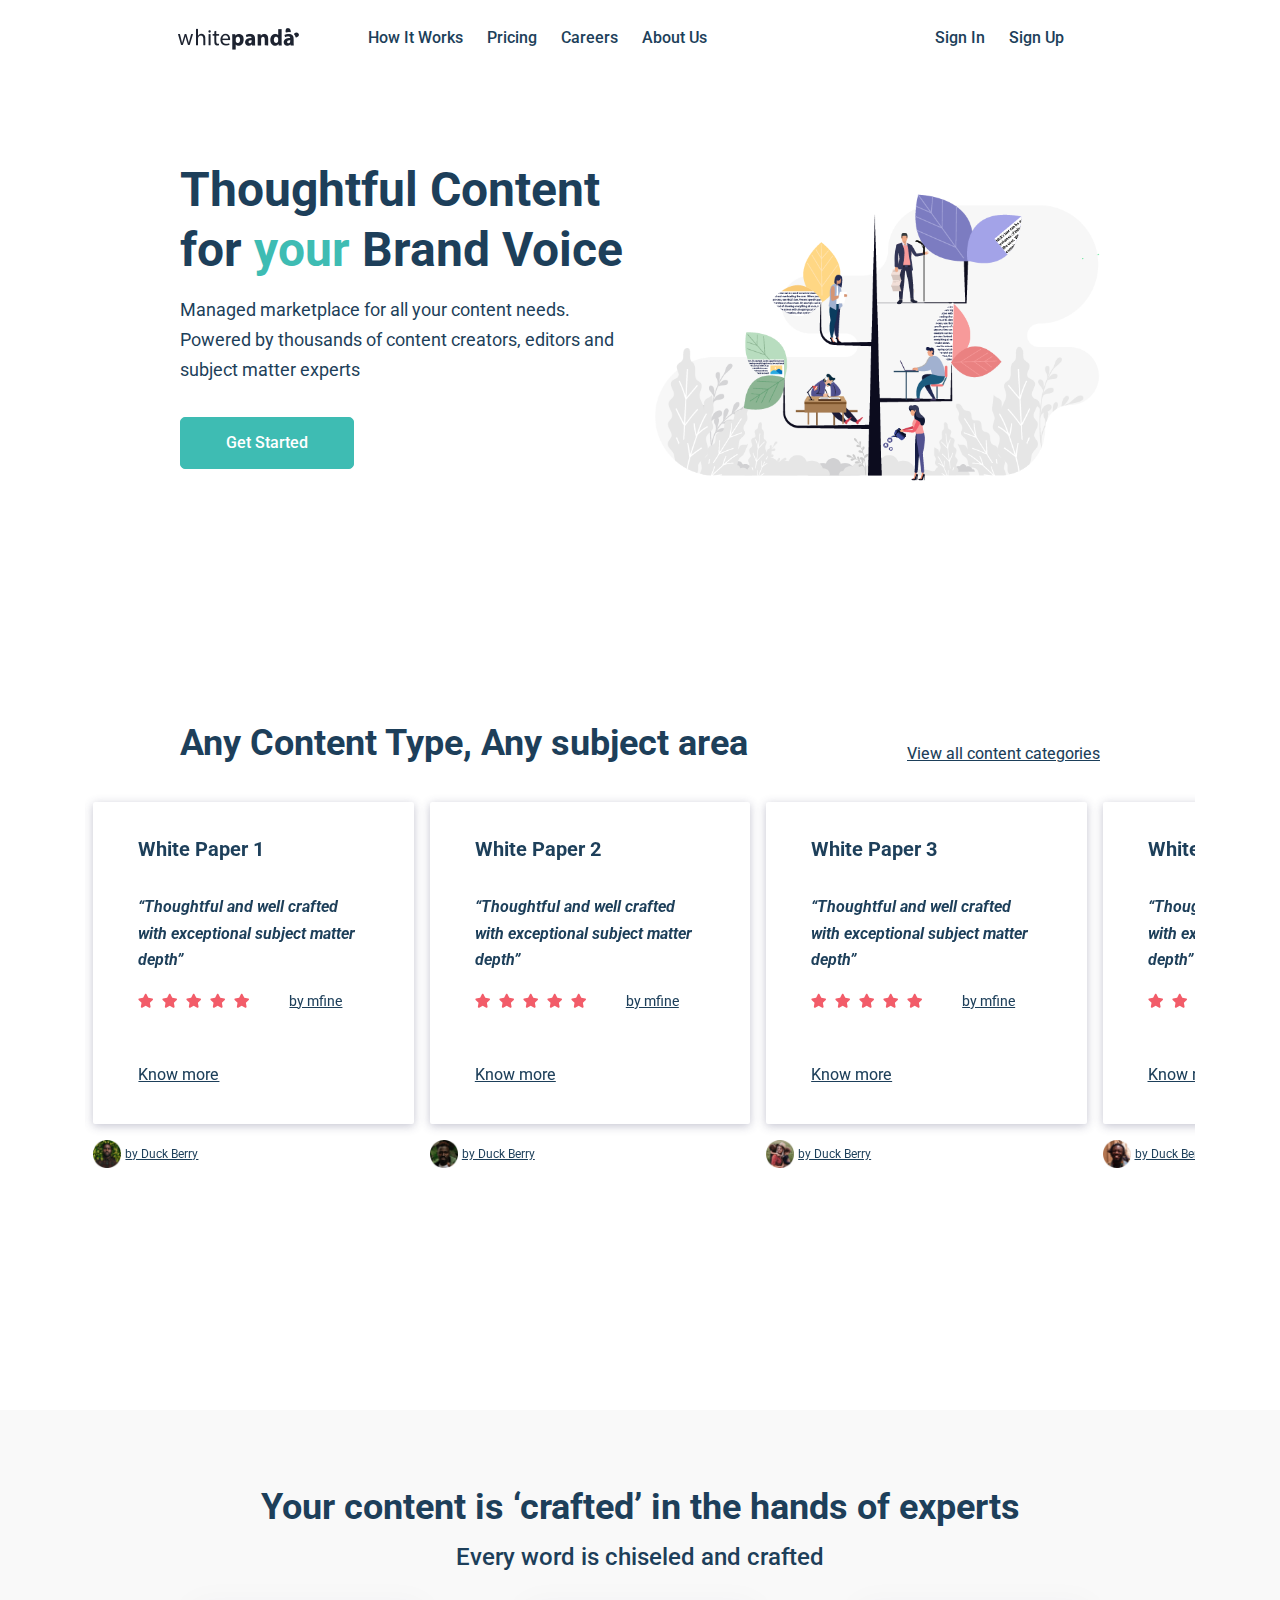
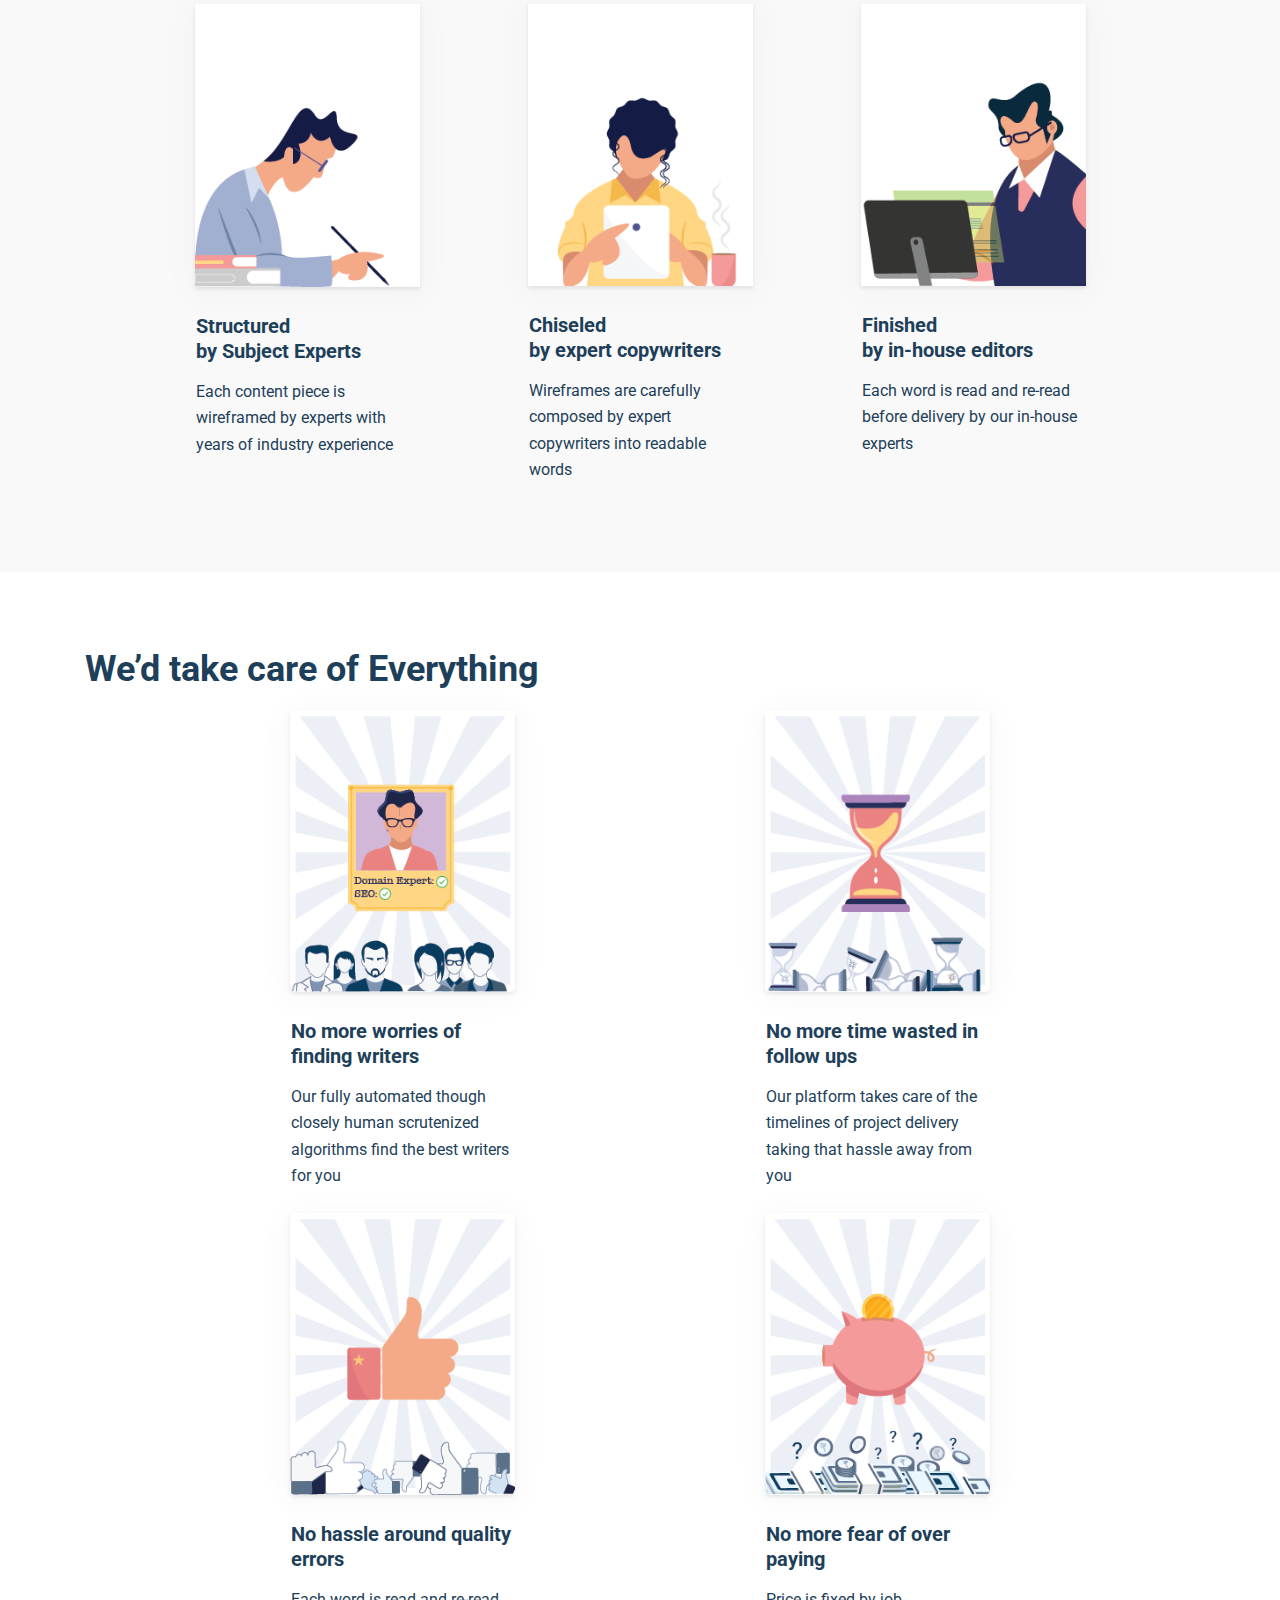
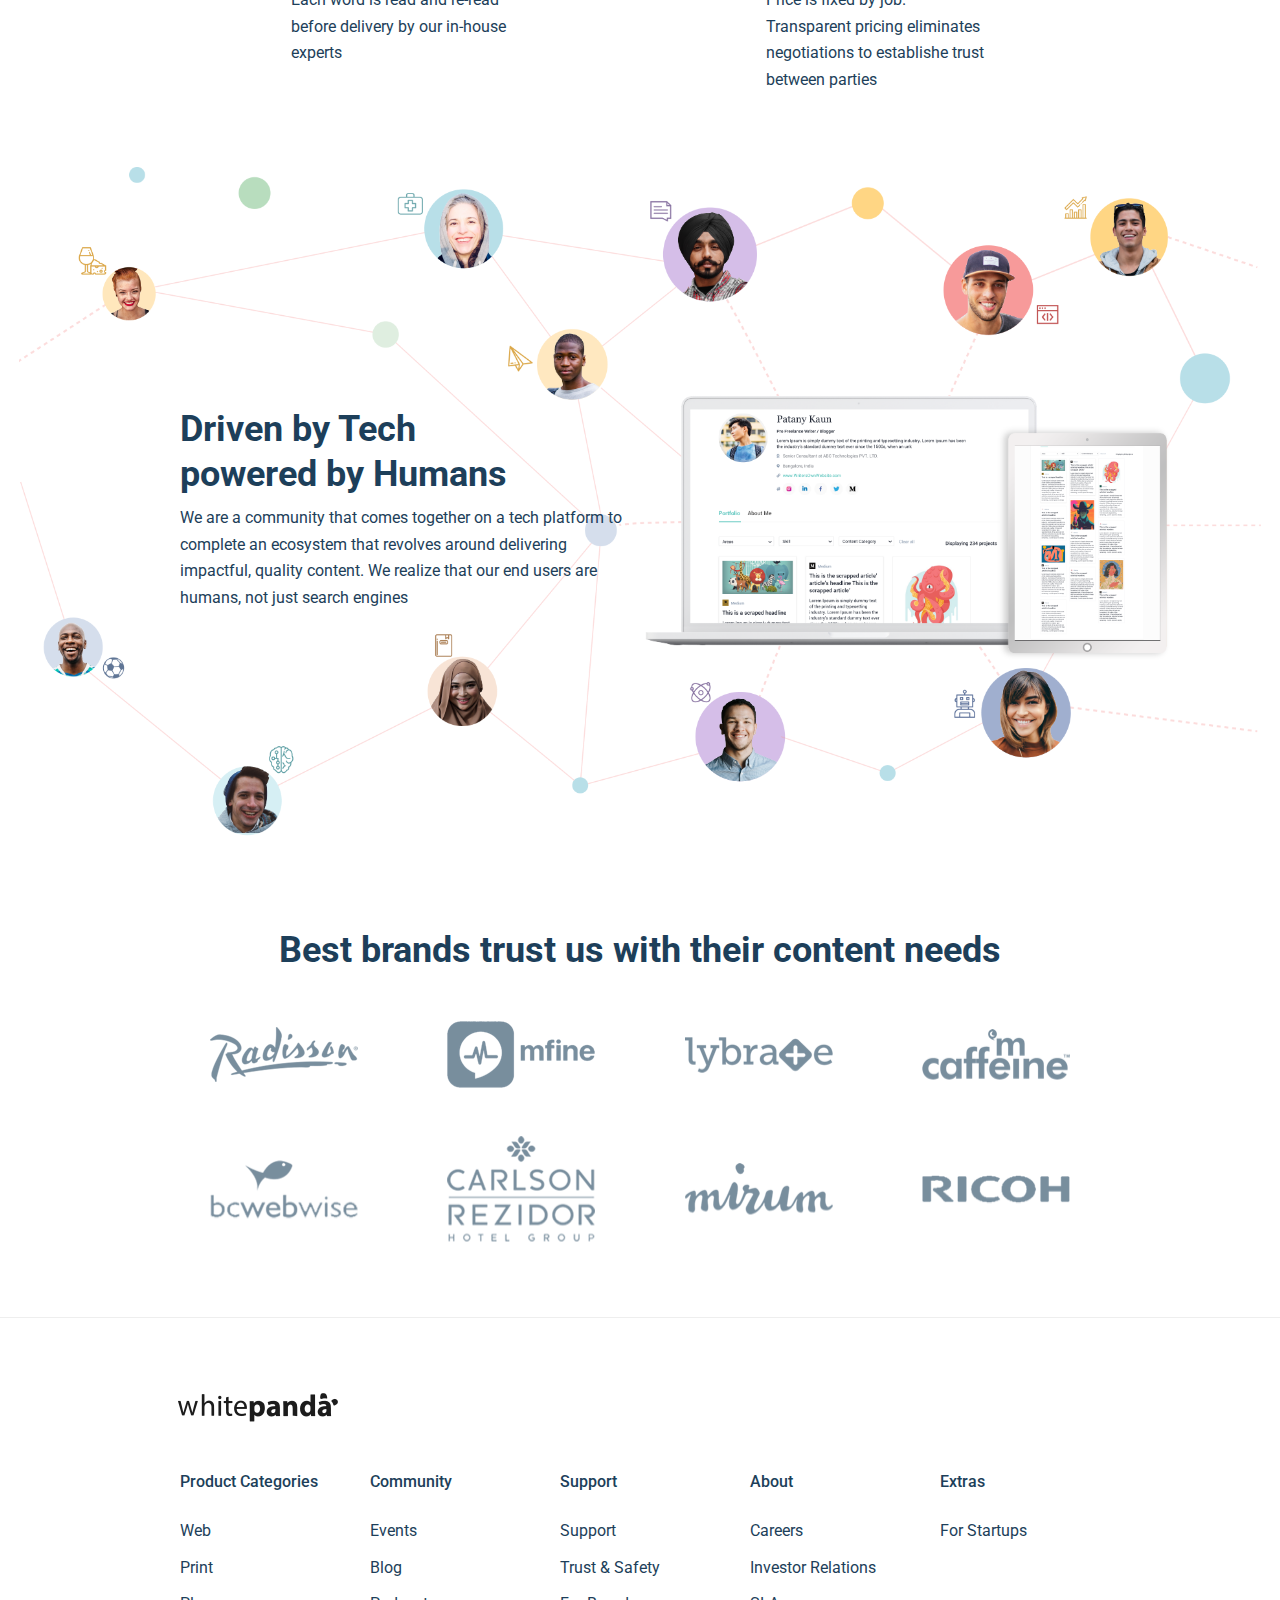
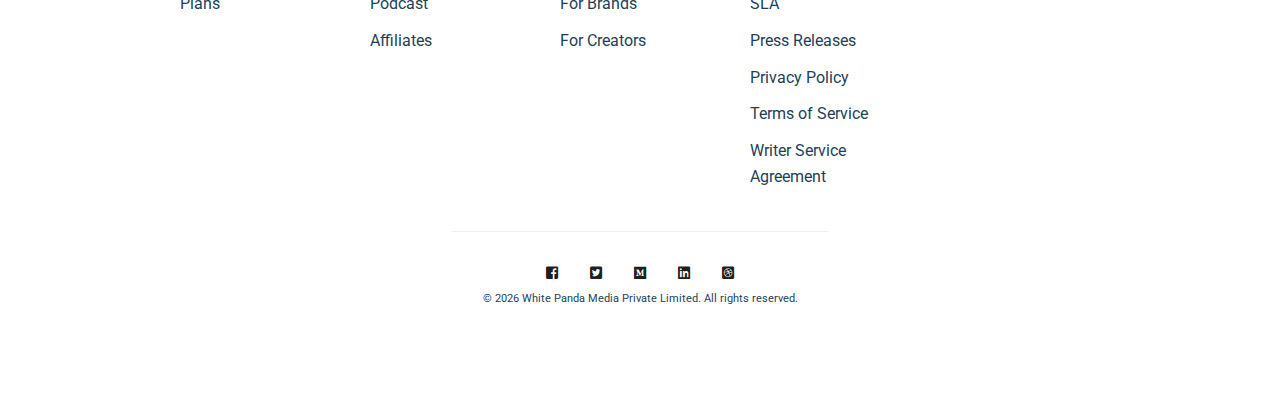
<file: index.html>
<!DOCTYPE html>
<html lang="en">

<head>
    <meta charset="UTF-8">
    <meta name="viewport" content="width=device-width, initial-scale=1.0">
    <meta http-equiv="X-UA-Compatible" content="ie=edge">
    <title>WhitePanda - Home</title>
    <link rel="icon" href="img/Fevicon.png" type="image/png">
    <link rel="stylesheet" href="vendors/bootstrap/bootstrap.min.css">
    <link rel="stylesheet" href="vendors/fontawesome/css/all.min.css">
    <link rel="stylesheet" href="vendors/themify-icons/themify-icons.css">
    <link rel="stylesheet" href="vendors/linericon/style.css">
    <link rel="stylesheet" href="vendors/owl-carousel/owl.theme.default.min.css">
    <link rel="stylesheet" href="vendors/owl-carousel/owl.carousel.min.css">
    <link rel="stylesheet" href="vendors/flat-icon/font/flaticon.css">
    <link rel="stylesheet" href="vendors/nice-select/nice-select.css">
    <link rel="stylesheet" href="css/style.css">
</head>

<body>
    <header class="header_area">
        <div class="main_menu">
            <nav class="navbar navbar-expand-lg navbar-light">
                <div class="container box_1420">
                    <a class="navbar-brand offset-md-1 logo_h" href="index.html">
                        <img src="img/logo.png" alt="">
                    </a>
                    <button class="navbar-toggler" type="button" data-toggle="collapse" data-target="#navbarSupportedContent" aria-controls="navbarSupportedContent" aria-expanded="false" aria-label="Toggle navigation">
                        <span class="icon-bar"></span>
                        <span class="icon-bar"></span>
                        <span class="icon-bar"></span>
                    </button>
                    <div class="collapse navbar-collapse offset" id="navbarSupportedContent">
                        <ul class="nav navbar-nav menu_nav">
                            <li class="nav-item submenu dropdown">
                                <a href="#" class="nav-link dropdown-toggle" data-toggle="dropdown" role="button" aria-haspopup="true" aria-expanded="false">
                                    How it works
                                </a>
                                <ul class="dropdown-menu">
                                    <li class="nav-item">
                                        <a class="nav-link" href="how-it-works-creators.html">For Creators</a>
                                    </li>
                                    <li class="nav-item">
                                        <a class="nav-link" href="how-it-works-brands.html">For Brands</a>
                                    </li>
                                </ul>
                            </li>
                            <li class="nav-item">
                                <a class="nav-link" href="#">Pricing</a>
                            </li>
                            <li class="nav-item">
                                <a class="nav-link" href="#">Careers</a>
                            </li>
                            <li class="nav-item">
                                <a class="nav-link" href="#">About us</a>
                            </li>
                        </ul>
                        <div class="nav-right text-lg-right py-4 py-lg-0">
                            <ul class="nav navbar-nav menu_nav">
                                <li class="nav-item">
                                    <a class="nav-link" href="#">Sign In</a>
                                </li>
                                <li class="nav-item">
                                    <a class="nav-link" href="#">Sign Up</a>
                                </li>
                            </ul>
                        </div>
                    </div>
                </div>
            </nav>
        </div>
    </header>
    <section class="hero-banner">
        <div class="container">
            <div class="row align-items-center text-center text-md-left">
                <div class="col-md-5 offset-md-1 mb-lg-5 mb-md-2 mb-sm-1">
                    <h1>Thoughtful Content for <span class="text-highlight">your</span> Brand Voice</h1>
                    <p>Managed marketplace for all your content needs. <br class="d-none d-xl-block">
                        Powered by thousands of content creators, editors and subject matter experts</p>
                    <a class="button button-hero mt-3" href="#">Get Started</a>
                </div>
                <div class="col-md-5">
                    <img class="img-fluid hero-banner-img" src="img/banner/hero-banner.png" alt="Thoughtful Content">
                </div>
            </div>
        </div>
    </section>
    <section class="section-padding generic-margin mb-lg-5 mb-sm-1">
        <div class="container">
            <div class="row">
                <div class="col-md-7 offset-md-1 mt-1 mb-3 text-lg-left">
                    <h2>Any Content Type, Any subject area</h2>
                </div>
                <div class="col-md-3 mt-4 mb-3 text-lg-right">
                    <a class="wp-link" href="#">View all content categories</a>
                </div>
            </div>
        </div>
        <div class="row mt-1">
            <div class="container owl-carousel owl-loaded" id="content-carousel">
                <div class="owl-stage-outer">
                    <div class="owl-stage pb-xl-2">
                        <div class="owl-item px-2 py-2 card-category">
                            <div class="card-category-body">
                                <h3 class="pb-xl-4">White Paper 1</h3>
                                <p class="font-weight-bold font-italic">
                                    “Thoughtful and well crafted with exceptional subject matter depth”
                                </p>
                                <ul class="card-category-info font-weight-bold mb-lg-5 mb-md-2 mb-sm-1">
                                    <li>
                                        <span class="align-middle rating">
                                            <i class="fas fa-star"></i>
                                            <i class="fas fa-star"></i>
                                            <i class="fas fa-star"></i>
                                            <i class="fas fa-star"></i>
                                            <i class="fas fa-star"></i>
                                        </span>
                                    </li>
                                    <li class="mt-3">
                                        <a class="wp-link" href="#">by mfine</a>
                                    </li>
                                </ul>
                                <a class="wp-link" href="#">Know more</a>
                            </div>
                            <div class="card-category-author">
                                <img class="rounded-0" src="img/social/creator-1.png" alt="">
                                <a class="wp-link-normal" href="#">by Duck Berry</a>
                            </div>
                        </div>
                        <div class="owl-item px-2 py-2 card-category">
                            <div class="card-category-body">
                                <h3 class="pb-xl-4">White Paper 2</h3>
                                <p class="font-weight-bold font-italic">
                                    “Thoughtful and well crafted with exceptional subject matter depth”
                                </p>
                                <ul class="card-category-info font-weight-bold mb-lg-5 mb-md-2 mb-sm-1">
                                    <li>
                                        <span class="align-middle rating">
                                            <i class="fas fa-star"></i>
                                            <i class="fas fa-star"></i>
                                            <i class="fas fa-star"></i>
                                            <i class="fas fa-star"></i>
                                            <i class="fas fa-star"></i>
                                        </span>
                                    </li>
                                    <li class="mt-3">
                                        <a class="wp-link" href="#">by mfine</a>
                                    </li>
                                </ul>
                                <a class="wp-link" href="#">Know more</a>
                            </div>
                            <div class="card-category-author">
                                <img class="rounded-0" src="img/social/creator-2.png" alt="">
                                <a class="wp-link-normal" href="#">by Duck Berry</a>
                            </div>
                        </div>
                        <div class="owl-item px-2 py-2 card-category">
                            <div class="card-category-body">
                                <h3 class="pb-xl-4">White Paper 3</h3>
                                <p class="font-weight-bold font-italic">
                                    “Thoughtful and well crafted with exceptional subject matter depth”
                                </p>
                                <ul class="card-category-info font-weight-bold mb-lg-5 mb-md-2 mb-sm-1">
                                    <li>
                                        <span class="align-middle rating">
                                            <i class="fas fa-star"></i>
                                            <i class="fas fa-star"></i>
                                            <i class="fas fa-star"></i>
                                            <i class="fas fa-star"></i>
                                            <i class="fas fa-star"></i>
                                        </span>
                                    </li>
                                    <li class="mt-3">
                                        <a class="wp-link" href="#">by mfine</a>
                                    </li>
                                </ul>
                                <a class="wp-link" href="#">Know more</a>
                            </div>
                            <div class="card-category-author">
                                <img class="rounded-0" src="img/social/creator-3.png" alt="">
                                <a class="wp-link-normal" href="#">by Duck Berry</a>
                            </div>
                        </div>
                        <div class="owl-item px-2 py-2 card-category">
                            <div class="card-category-body">
                                <h3 class="pb-xl-4">White Paper 4</h3>
                                <p class="font-weight-bold font-italic">
                                    “Thoughtful and well crafted with exceptional subject matter depth”
                                </p>
                                <ul class="card-category-info font-weight-bold mb-lg-5 mb-md-2 mb-sm-1">
                                    <li>
                                        <span class="align-middle rating">
                                            <i class="fas fa-star"></i>
                                            <i class="fas fa-star"></i>
                                            <i class="fas fa-star"></i>
                                            <i class="fas fa-star"></i>
                                            <i class="fas fa-star"></i>
                                        </span>
                                    </li>
                                    <li class="mt-3">
                                        <a class="wp-link" href="#">by mfine</a>
                                    </li>
                                </ul>
                                <a class="wp-link" href="#">Know more</a>
                            </div>
                            <div class="card-category-author">
                                <img class="rounded-0" src="img/social/creator-4.png" alt="">
                                <a class="wp-link-normal" href="#">by Duck Berry</a>
                            </div>
                        </div>
                    </div>
                </div>
            </div>
        </div>
    </section>
    <section class="section-padding generic-margin bg-gray">
        <div class="container">
            <div class="text-center">
                <h2>Your content is ‘crafted’ in the hands of experts</h2>
                <p class="intro-text">Every word is chiseled and crafted</p>
            </div>
            <div class="row">
                <div class="col-md-3 offset-md-1 mr-lg-5 mr-md-1">
                    <div class="card-blog">
                        <img class="card-img rounded-0" src="img/home/crafted-experts-01.png">
                        <div class="card-blog-body mt-4">
                            <h4>Structured <br class="d-none d-xl-block"> by Subject Experts</h4>
                            <p>Each content piece is wireframed by experts with years of industry experience</p>
                        </div>
                    </div>
                </div>
                <div class="col-md-3 mr-lg-5 mr-md-1">
                    <div class="card-blog">
                        <img class="card-img rounded-0" src="img/home/crafted-experts-02.png">
                        <div class="card-blog-body mt-4">
                            <h4>Chiseled <br class="d-none d-xl-block"> by expert copywriters</h4>
                            <p>Wireframes are carefully composed by expert copywriters into readable words</p>
                        </div>
                    </div>
                </div>
                <div class="col-md-3">
                    <div class="card-blog">
                        <img class="card-img rounded-0" src="img/home/crafted-experts-03.png">
                        <div class="card-blog-body mt-4">
                            <h4>Finished <br class="d-none d-xl-block"> by in-house editors</h4>
                            <p>Each word is read and re-read before delivery by our in-house experts</p>
                        </div>
                    </div>
                </div>
            </div>
        </div>
    </section>
    <!--================Blog section Start =================-->
    <section class="section-padding pb-xl-5">
        <div class="container">
            <div class="text-s-center">
                <!-- style="position: relative;top: 4em;left: 0;" -->
                <h2>We’d take care of Everything</h2>
            </div>
            <div class="row">
                <div class="col-lg-3 col-md-4 mb-sm-1 mb-lg-0 offset-lg-2 offset-md-1">
                    <div class="card-blog">
                        <img class="card-img" src="img/home/feature-writers.png" alt="">
                        <div class="card-blog-body mt-4">
                            <h4>No more worries of finding writers</h4>
                            <p>Our fully automated though closely human scrutenized algorithms find the best writers for you</p>
                        </div>
                    </div>
                </div>
                <div class="col-lg-3 col-md-4 mb-sm-1 mb-lg-0 offset-lg-2 offset-md-1">
                    <div class="card-blog">
                        <img class="card-img" src="img/home/feature-ontime.png" alt="">
                        <div class="card-blog-body mt-4">
                            <h4>No more time wasted in follow ups</h4>
                            <p>Our platform takes care of the timelines of project delivery taking that hassle away from you</p>
                        </div>
                    </div>
                </div>
            </div>
            <div class="row">
                <div class="col-lg-3 col-md-4 mb-sm-1 mb-lg-0 offset-lg-2 offset-md-1">
                    <div class="card-blog">
                        <img class="card-img" src="img/home/feature-quality.png" alt="">
                        <div class="card-blog-body mt-4">
                            <h4>No hassle around quality errors</h4>
                            <p>Each word is read and re-read before delivery by our in-house experts</p>
                        </div>
                    </div>
                </div>
                <div class="col-lg-3 col-md-4 mb-sm-1 mb-lg-0 offset-lg-2 offset-md-1">
                    <div class="card-blog">
                        <img class="card-img" src="img/home/feature-costeffective.png" alt="">
                        <div class="card-blog-body mt-4">
                            <h4>No more fear of over paying</h4>
                            <p>Price is fixed by job. Transparent pricing eliminates negotiations to establishe trust between parties</p>
                        </div>
                    </div>
                </div>
            </div>
        </div>
    </section>
    <!--================Blog section End =================-->
    <!--================Search Package section Start =================-->
    <section class="section-padding pb-xl-5 driven-by-tech">
        <div class="container">
            <div class="row driven-by-tech-content">
                <div class="col-md-5 offset-md-1 align-self-center">
                    <h2>Driven by Tech <br class="d-none d-xl-block"> powered by Humans</h2>
                    <p>We are a community that comes together on a tech platform to complete an ecosystem that revolves around delivering impactful, quality content. We realize that our end users are humans, not just search engines</p>
                </div>
            </div>
        </div>
    </section>
    <!--================Search Package section End =================-->
    <section class="section-padding">
        <div class="container">
            <div class="text-center mb-lg-5 mb-sm-1">
                <h2>Best brands trust us with their content needs</h2>
            </div>
            <div class="row">
                <div class="col-md-10 offset-md-1 col-sm-12">
                    <div class="row mb-lg-5 mb-sm-1 d-flex flex-wrap align-items-center">
                        <div class="col-md-6 col-lg-3 mb-4 mb-lg-0 text-center">
                            <img class="img-fluid" src="img/brands/radisson.png" alt="">
                        </div>
                        <div class="col-md-6 col-lg-3 mb-4 mb-lg-0 text-center">
                            <img class="img-fluid" src="img/brands/mfine.png" alt="">
                        </div>
                        <div class="col-md-6 col-lg-3 mb-4 mb-lg-0 text-center">
                            <img class="img-fluid" src="img/brands/lybrate.png" alt="">
                        </div>
                        <div class="col-md-6 col-lg-3 mb-4 mb-lg-0 text-center">
                            <img class="img-fluid" src="img/brands/mcaffeine.png" alt="">
                        </div>
                    </div>
                </div>
                <div class="col-md-10 offset-md-1 col-sm-12">
                    <div class="row d-flex flex-wrap align-items-center">
                        <div class="col-md-6 col-lg-3 mb-4 mb-lg-0 text-center">
                            <img class="img-fluid" src="img/brands/bcwebwise.png" alt="">
                        </div>
                        <div class="col-md-6 col-lg-3 mb-4 mb-lg-0 text-center">
                            <img class="img-fluid" src="img/brands/carlson-rezidor.png" alt="">
                        </div>
                        <div class="col-md-6 col-lg-3 mb-4 mb-lg-0 text-center">
                            <img class="img-fluid" src="img/brands/mirum.png" alt="">
                        </div>
                        <div class="col-md-6 col-lg-3 mb-4 mb-lg-0 text-center">
                            <img class="img-fluid" src="img/brands/ricoh.png" alt="">
                        </div>
                    </div>
                </div>
            </div>
        </div>
    </section>
    <footer class="footer-area section-padding">
        <div class="container">
            <div class="offset-md-1 mb-lg-5 mb-md-2 mb-sm-1">
                <img src="img/logo-2.png" alt="WhitePanda">
            </div>
            <div class="row d-flex justify-content-center">
                <div class="col-md-2 col-sm-12 single-footer-widget">
                    <h6>Product Categories</h6>
                    <ul>
                        <li><a href="#">Web</a></li>
                        <li><a href="#">Print</a></li>
                        <li><a href="#">Plans</a></li>
                    </ul>
                </div>
                <div class="col-md-2 col-sm-12 single-footer-widget">
                    <h6>Community</h6>
                    <ul>
                        <li><a href="#">Events</a></li>
                        <li><a href="#">Blog</a></li>
                        <li><a href="#">Podcast</a></li>
                        <li><a href="#">Affiliates</a></li>
                    </ul>
                </div>
                <div class="col-md-2 col-sm-12 single-footer-widget">
                    <h6>Support</h6>
                    <ul>
                        <li><a href="#">Support</a></li>
                        <li><a href="#">Trust & Safety</a></li>
                        <li><a href="#">For Brands</a></li>
                        <li><a href="#">For Creators</a></li>
                    </ul>
                </div>
                <div class="col-md-2 col-sm-12 single-footer-widget">
                    <h6>About</h6>
                    <ul>
                        <li><a href="#">Careers</a></li>
                        <li><a href="#">Investor Relations</a></li>
                        <li><a href="#">SLA</a></li>
                        <li><a href="#">Press Releases</a></li>
                        <li><a href="#">Privacy Policy</a></li>
                        <li><a href="#">Terms of Service</a></li>
                        <li><a href="#">Writer Service Agreement</a></li>
                    </ul>
                </div>
                <div class="col-md-2 col-sm-12 single-footer-widget">
                    <h6>Extras</h6>
                    <ul>
                        <li><a href="#">For Startups</a></li>
                    </ul>
                </div>
                <div class="footer-bottom">
                    <div class="align-items-center">
                        <div class="footer-social text-center">
                            <a href="#"><i class="fab fa-facebook-square"></i></a>
                            <a href="#"><i class="fab fa-twitter-square"></i></a>
                            <a href="#"><i class="fab fa-medium"></i></a>
                            <a href="#"><i class="fab fa-linkedin"></i></a>
                            <a href="#"><i class="fab fa-dribbble-square"></i></a>
                        </div>
                        <div class="footer-text text-center">
                            <p class=" m-0">
                                &copy; <script>
                                document.write(new Date().getFullYear());
                                </script> White Panda Media Private Limited. All rights reserved.
                            </p>
                        </div>
                    </div>
                </div>
            </div>
        </div>
    </footer>
    <script src="vendors/jquery/jquery-3.2.1.min.js"></script>
    <script src="vendors/bootstrap/bootstrap.bundle.min.js"></script>
    <script src="vendors/owl-carousel/owl.carousel.min.js"></script>
    <script src="vendors/nice-select/jquery.nice-select.min.js"></script>
    <script src="js/main.js"></script>
</body>

</html>
</file>
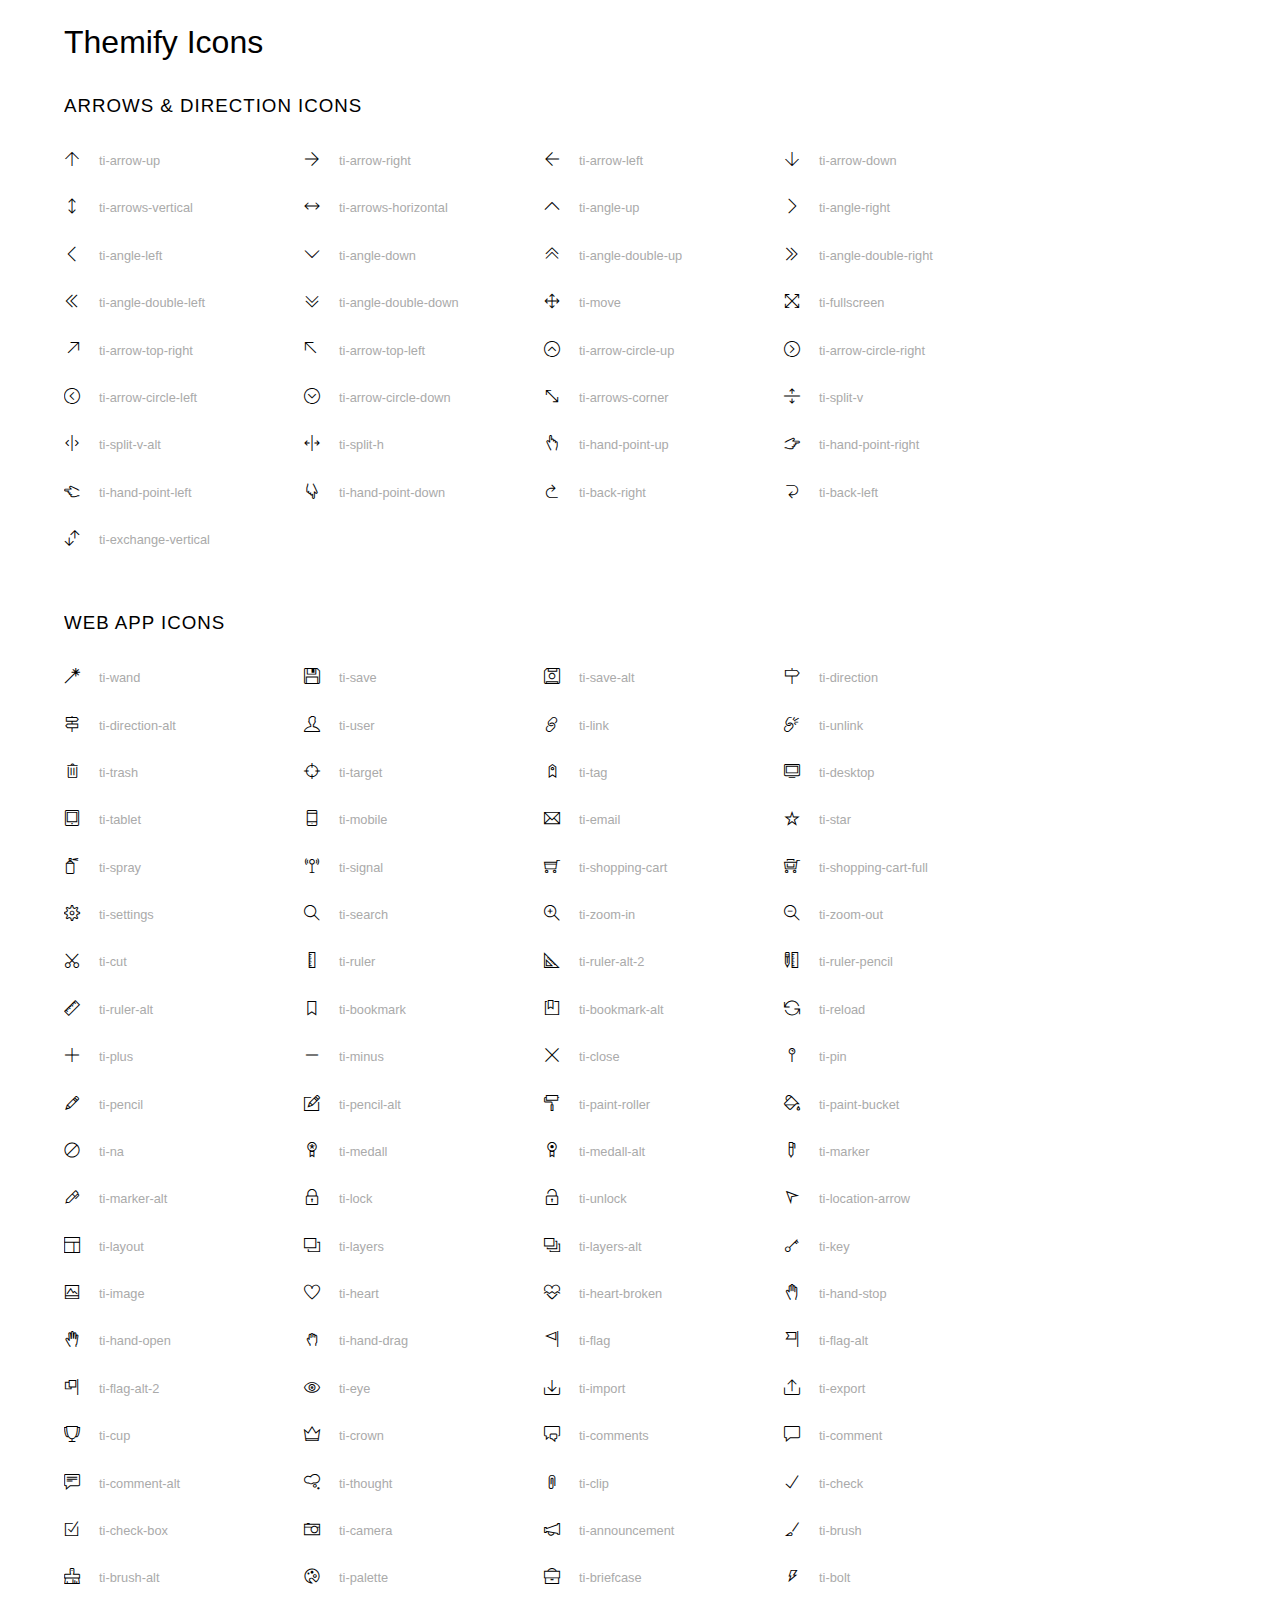
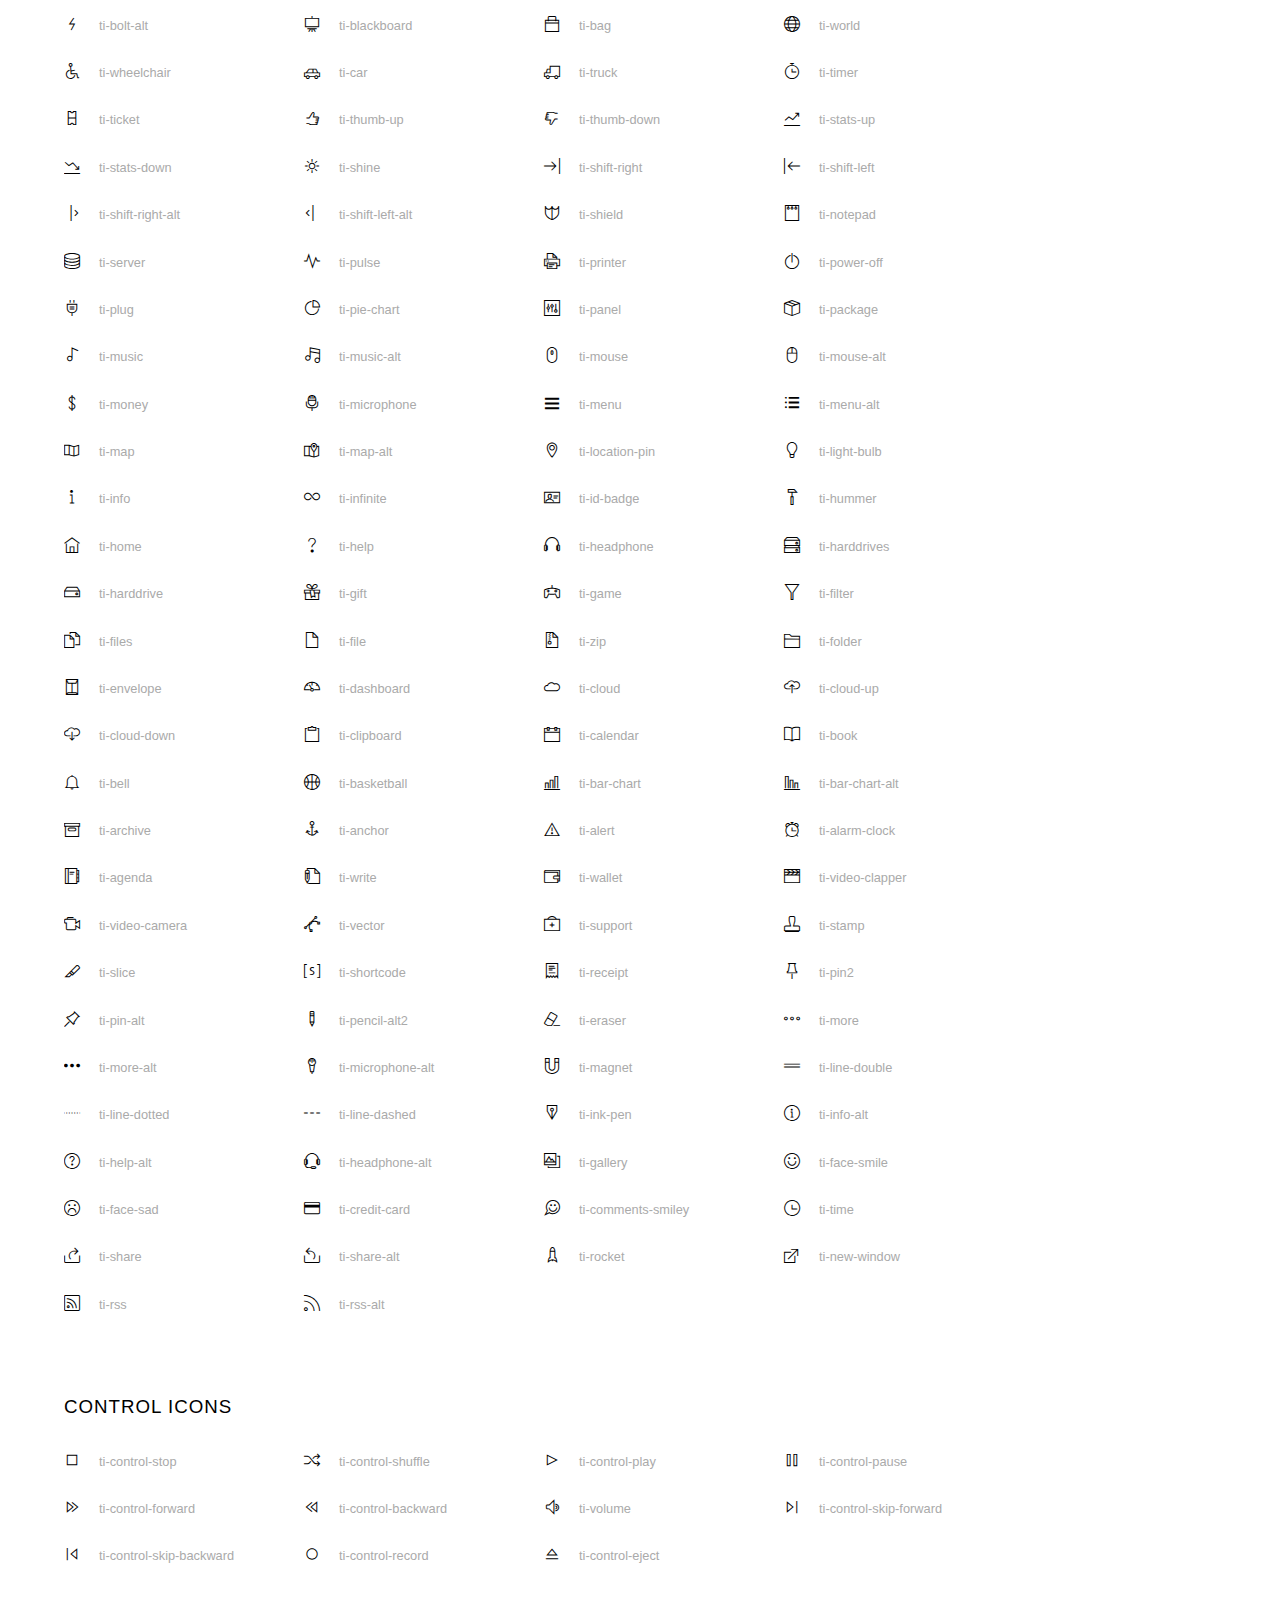
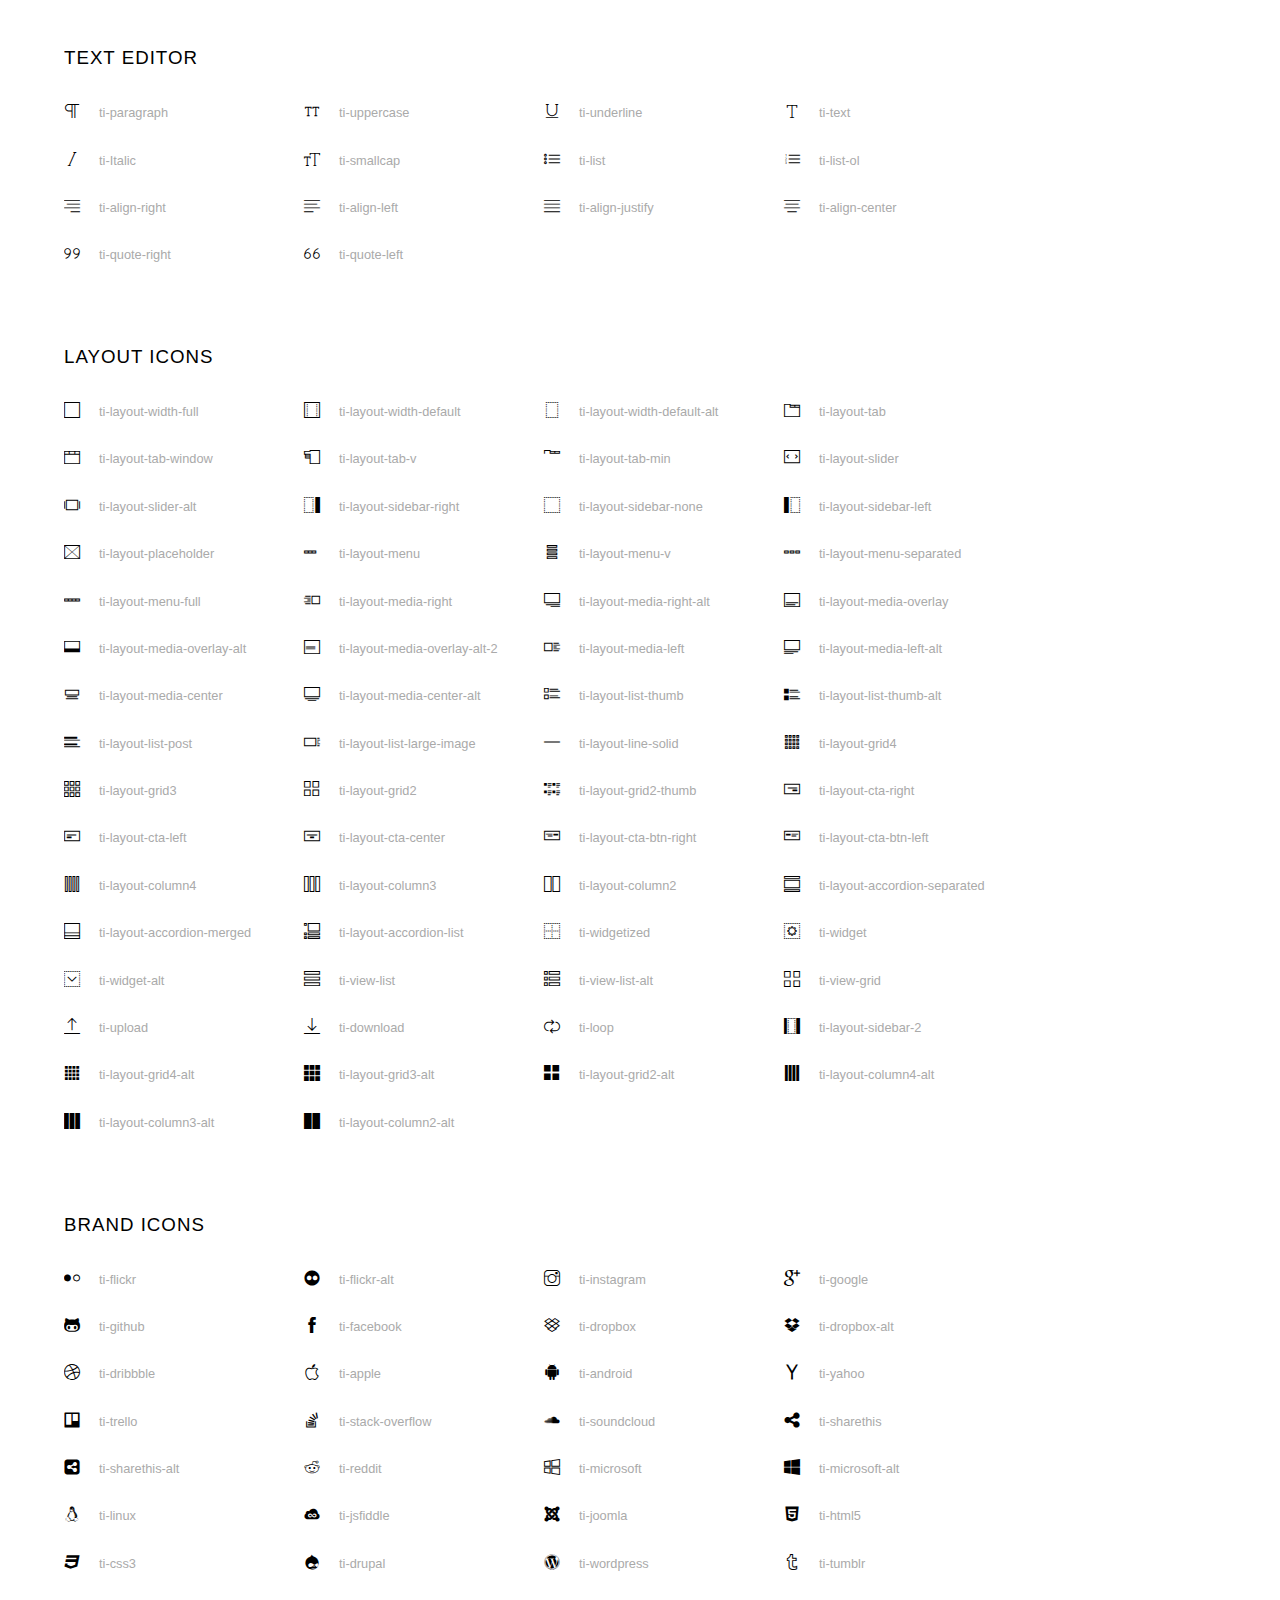
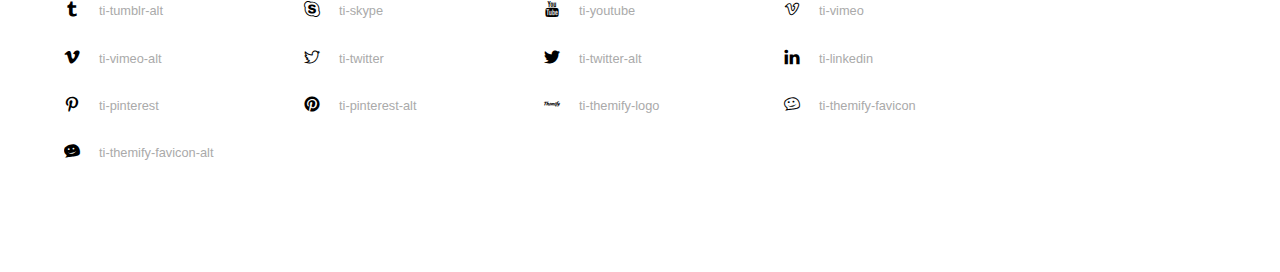
<file: vendors/themify-icons/index.html>
<!doctype html>
<html>
<head>
	<meta charset="utf-8">
	<title>Themify Icon Font</title>
	<meta name="viewport" content="width=device-width">
	<link rel="stylesheet" href="demo-files/demo.css">
	<link rel="stylesheet" href="themify-icons.css">
	<!--[if lt IE 8]><!-->
	<link rel="stylesheet" href="ie7/ie7.css">
	<!--<![endif]-->
</head>
<body>
	<h1>Themify Icons</h1>

	<div class="icon-section">

		<div class="icon-section">
			<h3>Arrows &amp; Direction Icons </h3>

			<div class="icon-container">
				<span class="ti-arrow-up"></span><span class="icon-name"> ti-arrow-up</span>
			</div>
			<div class="icon-container">
				<span class="ti-arrow-right"></span><span class="icon-name"> ti-arrow-right</span>
			</div>
			<div class="icon-container">
				<span class="ti-arrow-left"></span><span class="icon-name"> ti-arrow-left</span>
			</div>
			<div class="icon-container">
				<span class="ti-arrow-down"></span><span class="icon-name"> ti-arrow-down</span>
			</div>
			<div class="icon-container">
				<span class="ti-arrows-vertical"></span><span class="icon-name"> ti-arrows-vertical</span>
			</div>
			<div class="icon-container">
				<span class="ti-arrows-horizontal"></span><span class="icon-name"> ti-arrows-horizontal</span>
			</div>
			<div class="icon-container">
				<span class="ti-angle-up"></span><span class="icon-name"> ti-angle-up</span>
			</div>
			<div class="icon-container">
				<span class="ti-angle-right"></span><span class="icon-name"> ti-angle-right</span>
			</div>
			<div class="icon-container">
				<span class="ti-angle-left"></span><span class="icon-name"> ti-angle-left</span>
			</div>
			<div class="icon-container">
				<span class="ti-angle-down"></span><span class="icon-name"> ti-angle-down</span>
			</div>	
			<div class="icon-container">
				<span class="ti-angle-double-up"></span><span class="icon-name"> ti-angle-double-up</span>
			</div>
			<div class="icon-container">
				<span class="ti-angle-double-right"></span><span class="icon-name"> ti-angle-double-right</span>
			</div>
			<div class="icon-container">
				<span class="ti-angle-double-left"></span><span class="icon-name"> ti-angle-double-left</span>
			</div>
			<div class="icon-container">
				<span class="ti-angle-double-down"></span><span class="icon-name"> ti-angle-double-down</span>
			</div>					
			<div class="icon-container">
				<span class="ti-move"></span><span class="icon-name"> ti-move</span>
			</div>
			<div class="icon-container">
				<span class="ti-fullscreen"></span><span class="icon-name"> ti-fullscreen</span>
			</div>
			<div class="icon-container">
				<span class="ti-arrow-top-right"></span><span class="icon-name"> ti-arrow-top-right</span>
			</div>
			<div class="icon-container">
				<span class="ti-arrow-top-left"></span><span class="icon-name"> ti-arrow-top-left</span>
			</div>
			<div class="icon-container">
				<span class="ti-arrow-circle-up"></span><span class="icon-name"> ti-arrow-circle-up</span>
			</div>
			<div class="icon-container">
				<span class="ti-arrow-circle-right"></span><span class="icon-name"> ti-arrow-circle-right</span>
			</div>
			<div class="icon-container">
				<span class="ti-arrow-circle-left"></span><span class="icon-name"> ti-arrow-circle-left</span>
			</div>
			<div class="icon-container">
				<span class="ti-arrow-circle-down"></span><span class="icon-name"> ti-arrow-circle-down</span>
			</div>
			<div class="icon-container">
				<span class="ti-arrows-corner"></span><span class="icon-name"> ti-arrows-corner</span>
			</div>
			<div class="icon-container">
				<span class="ti-split-v"></span><span class="icon-name"> ti-split-v</span>
			</div>

			<div class="icon-container">
				<span class="ti-split-v-alt"></span><span class="icon-name"> ti-split-v-alt</span>
			</div>
			<div class="icon-container">
				<span class="ti-split-h"></span><span class="icon-name"> ti-split-h</span>
			</div>
			<div class="icon-container">
				<span class="ti-hand-point-up"></span><span class="icon-name"> ti-hand-point-up</span>
			</div>
			<div class="icon-container">
				<span class="ti-hand-point-right"></span><span class="icon-name"> ti-hand-point-right</span>
			</div>
			<div class="icon-container">
				<span class="ti-hand-point-left"></span><span class="icon-name"> ti-hand-point-left</span>
			</div>
			<div class="icon-container">
				<span class="ti-hand-point-down"></span><span class="icon-name"> ti-hand-point-down</span>
			</div>
			<div class="icon-container">
				<span class="ti-back-right"></span><span class="icon-name"> ti-back-right</span>
			</div>
			<div class="icon-container">
				<span class="ti-back-left"></span><span class="icon-name"> ti-back-left</span>
			</div>
			<div class="icon-container">
				<span class="ti-exchange-vertical"></span><span class="icon-name"> ti-exchange-vertical</span>
			</div>

		</div> <!-- Arrows Icons -->



		<h3>Web App Icons</h3>
		
		<div class="icon-section">

			<div class="icon-container">
				<span class="ti-wand"></span><span class="icon-name"> ti-wand</span>
			</div>
			<div class="icon-container">
				<span class="ti-save"></span><span class="icon-name"> ti-save</span>
			</div>
			<div class="icon-container">
				<span class="ti-save-alt"></span><span class="icon-name"> ti-save-alt</span>
			</div>

			<div class="icon-container">
				<span class="ti-direction"></span><span class="icon-name"> ti-direction</span>
			</div>
			<div class="icon-container">
				<span class="ti-direction-alt"></span><span class="icon-name"> ti-direction-alt</span>
			</div>
			<div class="icon-container">
				<span class="ti-user"></span><span class="icon-name"> ti-user</span>
			</div>
			<div class="icon-container">
				<span class="ti-link"></span><span class="icon-name"> ti-link</span>
			</div>
			<div class="icon-container">
				<span class="ti-unlink"></span><span class="icon-name"> ti-unlink</span>
			</div>
			<div class="icon-container">
				<span class="ti-trash"></span><span class="icon-name"> ti-trash</span>
			</div>
			<div class="icon-container">
				<span class="ti-target"></span><span class="icon-name"> ti-target</span>
			</div>
			<div class="icon-container">
				<span class="ti-tag"></span><span class="icon-name"> ti-tag</span>
			</div>
			<div class="icon-container">
				<span class="ti-desktop"></span><span class="icon-name"> ti-desktop</span>
			</div>
			<div class="icon-container">
				<span class="ti-tablet"></span><span class="icon-name"> ti-tablet</span>
			</div>
			<div class="icon-container">
				<span class="ti-mobile"></span><span class="icon-name"> ti-mobile</span>
			</div>
			<div class="icon-container">
				<span class="ti-email"></span><span class="icon-name"> ti-email</span>
			</div>	
			<div class="icon-container">
				<span class="ti-star"></span><span class="icon-name"> ti-star</span>
			</div>
			<div class="icon-container">
				<span class="ti-spray"></span><span class="icon-name"> ti-spray</span>
			</div>
			<div class="icon-container">
				<span class="ti-signal"></span><span class="icon-name"> ti-signal</span>
			</div>
			<div class="icon-container">
				<span class="ti-shopping-cart"></span><span class="icon-name"> ti-shopping-cart</span>
			</div>
			<div class="icon-container">
				<span class="ti-shopping-cart-full"></span><span class="icon-name"> ti-shopping-cart-full</span>
			</div>
			<div class="icon-container">
				<span class="ti-settings"></span><span class="icon-name"> ti-settings</span>
			</div>
			<div class="icon-container">
				<span class="ti-search"></span><span class="icon-name"> ti-search</span>
			</div>
			<div class="icon-container">
				<span class="ti-zoom-in"></span><span class="icon-name"> ti-zoom-in</span>
			</div>
			<div class="icon-container">
				<span class="ti-zoom-out"></span><span class="icon-name"> ti-zoom-out</span>
			</div>
			<div class="icon-container">
				<span class="ti-cut"></span><span class="icon-name"> ti-cut</span>
			</div>
			<div class="icon-container">
				<span class="ti-ruler"></span><span class="icon-name"> ti-ruler</span>
			</div>
			<div class="icon-container">
				<span class="ti-ruler-alt-2"></span><span class="icon-name"> ti-ruler-alt-2</span>
			</div>			
			<div class="icon-container">
				<span class="ti-ruler-pencil"></span><span class="icon-name"> ti-ruler-pencil</span>
			</div>
			<div class="icon-container">
				<span class="ti-ruler-alt"></span><span class="icon-name"> ti-ruler-alt</span>
			</div>
			<div class="icon-container">
				<span class="ti-bookmark"></span><span class="icon-name"> ti-bookmark</span>
			</div>
			<div class="icon-container">
				<span class="ti-bookmark-alt"></span><span class="icon-name"> ti-bookmark-alt</span>
			</div>
			<div class="icon-container">
				<span class="ti-reload"></span><span class="icon-name"> ti-reload</span>
			</div>
			<div class="icon-container">
				<span class="ti-plus"></span><span class="icon-name"> ti-plus</span>
			</div>
			<div class="icon-container">
				<span class="ti-minus"></span><span class="icon-name"> ti-minus</span>
			</div>
			<div class="icon-container">
				<span class="ti-close"></span><span class="icon-name"> ti-close</span>
			</div>			
			<div class="icon-container">
				<span class="ti-pin"></span><span class="icon-name"> ti-pin</span>
			</div>
			<div class="icon-container">
				<span class="ti-pencil"></span><span class="icon-name"> ti-pencil</span>
			</div>
					
		  	<div class="icon-container">
				<span class="ti-pencil-alt"></span><span class="icon-name"> ti-pencil-alt</span>
			</div>
			<div class="icon-container">
				<span class="ti-paint-roller"></span><span class="icon-name"> ti-paint-roller</span>
			</div>
			<div class="icon-container">
				<span class="ti-paint-bucket"></span><span class="icon-name"> ti-paint-bucket</span>
			</div>
			<div class="icon-container">
				<span class="ti-na"></span><span class="icon-name"> ti-na</span>
			</div>
			<div class="icon-container">
				<span class="ti-medall"></span><span class="icon-name"> ti-medall</span>
			</div>
			<div class="icon-container">
				<span class="ti-medall-alt"></span><span class="icon-name"> ti-medall-alt</span>
			</div>
			<div class="icon-container">
				<span class="ti-marker"></span><span class="icon-name"> ti-marker</span>
			</div>
			<div class="icon-container">
				<span class="ti-marker-alt"></span><span class="icon-name"> ti-marker-alt</span>
			</div>

			<div class="icon-container">
				<span class="ti-lock"></span><span class="icon-name"> ti-lock</span>
			</div>
			<div class="icon-container">
				<span class="ti-unlock"></span><span class="icon-name"> ti-unlock</span>
			</div>
			<div class="icon-container">
				<span class="ti-location-arrow"></span><span class="icon-name"> ti-location-arrow</span>
			</div>
			<div class="icon-container">
				<span class="ti-layout"></span><span class="icon-name"> ti-layout</span>
			</div>
			<div class="icon-container">
				<span class="ti-layers"></span><span class="icon-name"> ti-layers</span>
			</div>
			<div class="icon-container">
				<span class="ti-layers-alt"></span><span class="icon-name"> ti-layers-alt</span>
			</div>
			<div class="icon-container">
				<span class="ti-key"></span><span class="icon-name"> ti-key</span>
			</div>
			<div class="icon-container">
				<span class="ti-image"></span><span class="icon-name"> ti-image</span>
			</div>
			<div class="icon-container">
				<span class="ti-heart"></span><span class="icon-name"> ti-heart</span>
			</div>
			<div class="icon-container">
				<span class="ti-heart-broken"></span><span class="icon-name"> ti-heart-broken</span>
			</div>
			<div class="icon-container">
				<span class="ti-hand-stop"></span><span class="icon-name"> ti-hand-stop</span>
			</div>
			<div class="icon-container">
				<span class="ti-hand-open"></span><span class="icon-name"> ti-hand-open</span>
			</div>
			<div class="icon-container">
				<span class="ti-hand-drag"></span><span class="icon-name"> ti-hand-drag</span>
			</div>
			<div class="icon-container">
				<span class="ti-flag"></span><span class="icon-name"> ti-flag</span>
			</div>
			<div class="icon-container">
				<span class="ti-flag-alt"></span><span class="icon-name"> ti-flag-alt</span>
			</div>
			<div class="icon-container">
				<span class="ti-flag-alt-2"></span><span class="icon-name"> ti-flag-alt-2</span>
			</div>
			<div class="icon-container">
				<span class="ti-eye"></span><span class="icon-name"> ti-eye</span>
			</div>
			<div class="icon-container">
				<span class="ti-import"></span><span class="icon-name"> ti-import</span>
			</div>			
			<div class="icon-container">
				<span class="ti-export"></span><span class="icon-name"> ti-export</span>
			</div>
			<div class="icon-container">
				<span class="ti-cup"></span><span class="icon-name"> ti-cup</span>
			</div>
			<div class="icon-container">
				<span class="ti-crown"></span><span class="icon-name"> ti-crown</span>
			</div>
			<div class="icon-container">
				<span class="ti-comments"></span><span class="icon-name"> ti-comments</span>
			</div>
			<div class="icon-container">
				<span class="ti-comment"></span><span class="icon-name"> ti-comment</span>
			</div>
			<div class="icon-container">
				<span class="ti-comment-alt"></span><span class="icon-name"> ti-comment-alt</span>
			</div>
			<div class="icon-container">
				<span class="ti-thought"></span><span class="icon-name"> ti-thought</span>
			</div>			
			<div class="icon-container">
				<span class="ti-clip"></span><span class="icon-name"> ti-clip</span>
			</div>

			<div class="icon-container">
				<span class="ti-check"></span><span class="icon-name"> ti-check</span>
			</div>
			<div class="icon-container">
				<span class="ti-check-box"></span><span class="icon-name"> ti-check-box</span>
			</div>
			<div class="icon-container">
				<span class="ti-camera"></span><span class="icon-name"> ti-camera</span>
			</div>
			<div class="icon-container">
				<span class="ti-announcement"></span><span class="icon-name"> ti-announcement</span>
			</div>
			<div class="icon-container">
				<span class="ti-brush"></span><span class="icon-name"> ti-brush</span>
			</div>
			<div class="icon-container">
				<span class="ti-brush-alt"></span><span class="icon-name"> ti-brush-alt</span>
			</div>
			<div class="icon-container">
				<span class="ti-palette"></span><span class="icon-name"> ti-palette</span>
			</div>			
			<div class="icon-container">
				<span class="ti-briefcase"></span><span class="icon-name"> ti-briefcase</span>
			</div>
			<div class="icon-container">
				<span class="ti-bolt"></span><span class="icon-name"> ti-bolt</span>
			</div>
			<div class="icon-container">
				<span class="ti-bolt-alt"></span><span class="icon-name"> ti-bolt-alt</span>
			</div>
			<div class="icon-container">
				<span class="ti-blackboard"></span><span class="icon-name"> ti-blackboard</span>
			</div>
			<div class="icon-container">
				<span class="ti-bag"></span><span class="icon-name"> ti-bag</span>
			</div>
			<div class="icon-container">
				<span class="ti-world"></span><span class="icon-name"> ti-world</span>
			</div>
			<div class="icon-container">
				<span class="ti-wheelchair"></span><span class="icon-name"> ti-wheelchair</span>
			</div>
			<div class="icon-container">
				<span class="ti-car"></span><span class="icon-name"> ti-car</span>
			</div>
			<div class="icon-container">
				<span class="ti-truck"></span><span class="icon-name"> ti-truck</span>
			</div>
			<div class="icon-container">
				<span class="ti-timer"></span><span class="icon-name"> ti-timer</span>
			</div>
			<div class="icon-container">
				<span class="ti-ticket"></span><span class="icon-name"> ti-ticket</span>
			</div>
			<div class="icon-container">
				<span class="ti-thumb-up"></span><span class="icon-name"> ti-thumb-up</span>
			</div>
			<div class="icon-container">
				<span class="ti-thumb-down"></span><span class="icon-name"> ti-thumb-down</span>
			</div>

			<div class="icon-container">
				<span class="ti-stats-up"></span><span class="icon-name"> ti-stats-up</span>
			</div>
			<div class="icon-container">
				<span class="ti-stats-down"></span><span class="icon-name"> ti-stats-down</span>
			</div>
			<div class="icon-container">
				<span class="ti-shine"></span><span class="icon-name"> ti-shine</span>
			</div>
			<div class="icon-container">
				<span class="ti-shift-right"></span><span class="icon-name"> ti-shift-right</span>
			</div>
			<div class="icon-container">
				<span class="ti-shift-left"></span><span class="icon-name"> ti-shift-left</span>
			</div>

			<div class="icon-container">
				<span class="ti-shift-right-alt"></span><span class="icon-name"> ti-shift-right-alt</span>
			</div>
			<div class="icon-container">
				<span class="ti-shift-left-alt"></span><span class="icon-name"> ti-shift-left-alt</span>
			</div>
			<div class="icon-container">
				<span class="ti-shield"></span><span class="icon-name"> ti-shield</span>
			</div>
			<div class="icon-container">
				<span class="ti-notepad"></span><span class="icon-name"> ti-notepad</span>
			</div>
			<div class="icon-container">
				<span class="ti-server"></span><span class="icon-name"> ti-server</span>
			</div>

			<div class="icon-container">
				<span class="ti-pulse"></span><span class="icon-name"> ti-pulse</span>
			</div>
			<div class="icon-container">
				<span class="ti-printer"></span><span class="icon-name"> ti-printer</span>
			</div>
			<div class="icon-container">
				<span class="ti-power-off"></span><span class="icon-name"> ti-power-off</span>
			</div>
			<div class="icon-container">
				<span class="ti-plug"></span><span class="icon-name"> ti-plug</span>
			</div>
			<div class="icon-container">
				<span class="ti-pie-chart"></span><span class="icon-name"> ti-pie-chart</span>
			</div>

			<div class="icon-container">
				<span class="ti-panel"></span><span class="icon-name"> ti-panel</span>
			</div>
			<div class="icon-container">
				<span class="ti-package"></span><span class="icon-name"> ti-package</span>
			</div>
			<div class="icon-container">
				<span class="ti-music"></span><span class="icon-name"> ti-music</span>
			</div>
			<div class="icon-container">
				<span class="ti-music-alt"></span><span class="icon-name"> ti-music-alt</span>
			</div>
			<div class="icon-container">
				<span class="ti-mouse"></span><span class="icon-name"> ti-mouse</span>
			</div>
			<div class="icon-container">
				<span class="ti-mouse-alt"></span><span class="icon-name"> ti-mouse-alt</span>
			</div>
			<div class="icon-container">
				<span class="ti-money"></span><span class="icon-name"> ti-money</span>
			</div>
			<div class="icon-container">
				<span class="ti-microphone"></span><span class="icon-name"> ti-microphone</span>
			</div>
			<div class="icon-container">
				<span class="ti-menu"></span><span class="icon-name"> ti-menu</span>
			</div>
			<div class="icon-container">
				<span class="ti-menu-alt"></span><span class="icon-name"> ti-menu-alt</span>
			</div>
			<div class="icon-container">
				<span class="ti-map"></span><span class="icon-name"> ti-map</span>
			</div>
			<div class="icon-container">
				<span class="ti-map-alt"></span><span class="icon-name"> ti-map-alt</span>
			</div>

			<div class="icon-container">
				<span class="ti-location-pin"></span><span class="icon-name"> ti-location-pin</span>
			</div>

			<div class="icon-container">
				<span class="ti-light-bulb"></span><span class="icon-name"> ti-light-bulb</span>
			</div>
			<div class="icon-container">
				<span class="ti-info"></span><span class="icon-name"> ti-info</span>
			</div>
			<div class="icon-container">
				<span class="ti-infinite"></span><span class="icon-name"> ti-infinite</span>
			</div>
			<div class="icon-container">
				<span class="ti-id-badge"></span><span class="icon-name"> ti-id-badge</span>
			</div>
			<div class="icon-container">
				<span class="ti-hummer"></span><span class="icon-name"> ti-hummer</span>
			</div>
			<div class="icon-container">
				<span class="ti-home"></span><span class="icon-name"> ti-home</span>
			</div>
			<div class="icon-container">
				<span class="ti-help"></span><span class="icon-name"> ti-help</span>
			</div>
			<div class="icon-container">
				<span class="ti-headphone"></span><span class="icon-name"> ti-headphone</span>
			</div>
			<div class="icon-container">
				<span class="ti-harddrives"></span><span class="icon-name"> ti-harddrives</span>
			</div>
			<div class="icon-container">
				<span class="ti-harddrive"></span><span class="icon-name"> ti-harddrive</span>
			</div>
			<div class="icon-container">
				<span class="ti-gift"></span><span class="icon-name"> ti-gift</span>
			</div>
			<div class="icon-container">
				<span class="ti-game"></span><span class="icon-name"> ti-game</span>
			</div>
			<div class="icon-container">
				<span class="ti-filter"></span><span class="icon-name"> ti-filter</span>
			</div>
			<div class="icon-container">
				<span class="ti-files"></span><span class="icon-name"> ti-files</span>
			</div>
			<div class="icon-container">
				<span class="ti-file"></span><span class="icon-name"> ti-file</span>
			</div>
			<div class="icon-container">
				<span class="ti-zip"></span><span class="icon-name"> ti-zip</span>
			</div>
			<div class="icon-container">
				<span class="ti-folder"></span><span class="icon-name"> ti-folder</span>
			</div>			
			<div class="icon-container">
				<span class="ti-envelope"></span><span class="icon-name"> ti-envelope</span>
			</div>


			<div class="icon-container">
				<span class="ti-dashboard"></span><span class="icon-name"> ti-dashboard</span>
			</div>
			<div class="icon-container">
				<span class="ti-cloud"></span><span class="icon-name"> ti-cloud</span>
			</div>
			<div class="icon-container">
				<span class="ti-cloud-up"></span><span class="icon-name"> ti-cloud-up</span>
			</div>
			<div class="icon-container">
				<span class="ti-cloud-down"></span><span class="icon-name"> ti-cloud-down</span>
			</div>
			<div class="icon-container">
				<span class="ti-clipboard"></span><span class="icon-name"> ti-clipboard</span>
			</div>
			<div class="icon-container">
				<span class="ti-calendar"></span><span class="icon-name"> ti-calendar</span>
			</div>
			<div class="icon-container">
				<span class="ti-book"></span><span class="icon-name"> ti-book</span>
			</div>
			<div class="icon-container">
				<span class="ti-bell"></span><span class="icon-name"> ti-bell</span>
			</div>
			<div class="icon-container">
				<span class="ti-basketball"></span><span class="icon-name"> ti-basketball</span>
			</div>
			<div class="icon-container">
				<span class="ti-bar-chart"></span><span class="icon-name"> ti-bar-chart</span>
			</div>
			<div class="icon-container">
				<span class="ti-bar-chart-alt"></span><span class="icon-name"> ti-bar-chart-alt</span>
			</div>


			<div class="icon-container">
				<span class="ti-archive"></span><span class="icon-name"> ti-archive</span>
			</div>
			<div class="icon-container">
				<span class="ti-anchor"></span><span class="icon-name"> ti-anchor</span>
			</div>

			<div class="icon-container">
				<span class="ti-alert"></span><span class="icon-name"> ti-alert</span>
			</div>
			<div class="icon-container">
				<span class="ti-alarm-clock"></span><span class="icon-name"> ti-alarm-clock</span>
			</div>
			<div class="icon-container">
				<span class="ti-agenda"></span><span class="icon-name"> ti-agenda</span>
			</div>
			<div class="icon-container">
				<span class="ti-write"></span><span class="icon-name"> ti-write</span>
			</div>

			<div class="icon-container">
				<span class="ti-wallet"></span><span class="icon-name"> ti-wallet</span>
			</div>
			<div class="icon-container">
				<span class="ti-video-clapper"></span><span class="icon-name"> ti-video-clapper</span>
			</div>
			<div class="icon-container">
				<span class="ti-video-camera"></span><span class="icon-name"> ti-video-camera</span>
			</div>
			<div class="icon-container">
				<span class="ti-vector"></span><span class="icon-name"> ti-vector</span>
			</div>

			<div class="icon-container">
				<span class="ti-support"></span><span class="icon-name"> ti-support</span>
			</div>
			<div class="icon-container">
				<span class="ti-stamp"></span><span class="icon-name"> ti-stamp</span>
			</div>
			<div class="icon-container">
				<span class="ti-slice"></span><span class="icon-name"> ti-slice</span>
			</div>
			<div class="icon-container">
				<span class="ti-shortcode"></span><span class="icon-name"> ti-shortcode</span>
			</div>
			<div class="icon-container">
				<span class="ti-receipt"></span><span class="icon-name"> ti-receipt</span>
			</div>
			<div class="icon-container">
				<span class="ti-pin2"></span><span class="icon-name"> ti-pin2</span>
			</div>
			<div class="icon-container">
				<span class="ti-pin-alt"></span><span class="icon-name"> ti-pin-alt</span>
			</div>
			<div class="icon-container">
				<span class="ti-pencil-alt2"></span><span class="icon-name"> ti-pencil-alt2</span>
			</div>
			<div class="icon-container">
				<span class="ti-eraser"></span><span class="icon-name"> ti-eraser</span>
			</div>			
			<div class="icon-container">
				<span class="ti-more"></span><span class="icon-name"> ti-more</span>
			</div>
			<div class="icon-container">
				<span class="ti-more-alt"></span><span class="icon-name"> ti-more-alt</span>
			</div>
			<div class="icon-container">
				<span class="ti-microphone-alt"></span><span class="icon-name"> ti-microphone-alt</span>
			</div>
			<div class="icon-container">
				<span class="ti-magnet"></span><span class="icon-name"> ti-magnet</span>
			</div>
			<div class="icon-container">
				<span class="ti-line-double"></span><span class="icon-name"> ti-line-double</span>
			</div>
			<div class="icon-container">
				<span class="ti-line-dotted"></span><span class="icon-name"> ti-line-dotted</span>
			</div>
			<div class="icon-container">
				<span class="ti-line-dashed"></span><span class="icon-name"> ti-line-dashed</span>
			</div>

			<div class="icon-container">
				<span class="ti-ink-pen"></span><span class="icon-name"> ti-ink-pen</span>
			</div>
			<div class="icon-container">
				<span class="ti-info-alt"></span><span class="icon-name"> ti-info-alt</span>
			</div>
			<div class="icon-container">
				<span class="ti-help-alt"></span><span class="icon-name"> ti-help-alt</span>
			</div>
			<div class="icon-container">
				<span class="ti-headphone-alt"></span><span class="icon-name"> ti-headphone-alt</span>
			</div>

			<div class="icon-container">
				<span class="ti-gallery"></span><span class="icon-name"> ti-gallery</span>
			</div>
			<div class="icon-container">
				<span class="ti-face-smile"></span><span class="icon-name"> ti-face-smile</span>
			</div>
			<div class="icon-container">
				<span class="ti-face-sad"></span><span class="icon-name"> ti-face-sad</span>
			</div>
			<div class="icon-container">
				<span class="ti-credit-card"></span><span class="icon-name"> ti-credit-card</span>
			</div>
			<div class="icon-container">
				<span class="ti-comments-smiley"></span><span class="icon-name"> ti-comments-smiley</span>
			</div>
			<div class="icon-container">
				<span class="ti-time"></span><span class="icon-name"> ti-time</span>
			</div>
			<div class="icon-container">
				<span class="ti-share"></span><span class="icon-name"> ti-share</span>
			</div>
			<div class="icon-container">
				<span class="ti-share-alt"></span><span class="icon-name"> ti-share-alt</span>
			</div>
			<div class="icon-container">
				<span class="ti-rocket"></span><span class="icon-name"> ti-rocket</span>
			</div>

			<div class="icon-container">
				<span class="ti-new-window"></span><span class="icon-name"> ti-new-window</span>
			</div>

			<div class="icon-container">
				<span class="ti-rss"></span><span class="icon-name"> ti-rss</span>
			</div>

			<div class="icon-container">
				<span class="ti-rss-alt"></span><span class="icon-name"> ti-rss-alt</span>
			</div>
			
		</div><!-- Web App Icons -->


		<div class="icon-section">
			<h3>Control Icons</h3>
			<div class="icon-container">
				<span class="ti-control-stop"></span><span class="icon-name"> ti-control-stop</span>
			</div>
			<div class="icon-container">
				<span class="ti-control-shuffle"></span><span class="icon-name"> ti-control-shuffle</span>
			</div>
			<div class="icon-container">
				<span class="ti-control-play"></span><span class="icon-name"> ti-control-play</span>
			</div>
			<div class="icon-container">
				<span class="ti-control-pause"></span><span class="icon-name"> ti-control-pause</span>
			</div>
			<div class="icon-container">
				<span class="ti-control-forward"></span><span class="icon-name"> ti-control-forward</span>
			</div>
			<div class="icon-container">
				<span class="ti-control-backward"></span><span class="icon-name"> ti-control-backward</span>
			</div>	
			<div class="icon-container">
				<span class="ti-volume"></span><span class="icon-name"> ti-volume</span>
			</div>
			<div class="icon-container">
				<span class="ti-control-skip-forward"></span><span class="icon-name"> ti-control-skip-forward</span>
			</div>
			<div class="icon-container">
				<span class="ti-control-skip-backward"></span><span class="icon-name"> ti-control-skip-backward</span>
			</div>
			<div class="icon-container">
				<span class="ti-control-record"></span><span class="icon-name"> ti-control-record</span>
			</div>
			<div class="icon-container">
				<span class="ti-control-eject"></span><span class="icon-name"> ti-control-eject</span>
			</div>			
		</div> <!-- Control Icons -->


		<div class="icon-section">
			<h3>Text Editor</h3>

			<div class="icon-container">
				<span class="ti-paragraph"></span><span class="icon-name"> ti-paragraph</span>
			</div>
			<div class="icon-container">
				<span class="ti-uppercase"></span><span class="icon-name"> ti-uppercase</span>
			</div>

			<div class="icon-container">
				<span class="ti-underline"></span><span class="icon-name"> ti-underline</span>
			</div>
			<div class="icon-container">
				<span class="ti-text"></span><span class="icon-name"> ti-text</span>
			</div>
			<div class="icon-container">
				<span class="ti-Italic"></span><span class="icon-name"> ti-Italic</span>
			</div>
			<div class="icon-container">
				<span class="ti-smallcap"></span><span class="icon-name"> ti-smallcap</span>
			</div>
			<div class="icon-container">
				<span class="ti-list"></span><span class="icon-name"> ti-list</span>
			</div>
			<div class="icon-container">
				<span class="ti-list-ol"></span><span class="icon-name"> ti-list-ol</span>
			</div>
			<div class="icon-container">
				<span class="ti-align-right"></span><span class="icon-name"> ti-align-right</span>
			</div>
			<div class="icon-container">
				<span class="ti-align-left"></span><span class="icon-name"> ti-align-left</span>
			</div>
			<div class="icon-container">
				<span class="ti-align-justify"></span><span class="icon-name"> ti-align-justify</span>
			</div>
			<div class="icon-container">
				<span class="ti-align-center"></span><span class="icon-name"> ti-align-center</span>
			</div>
			<div class="icon-container">
				<span class="ti-quote-right"></span><span class="icon-name"> ti-quote-right</span>
			</div>
			<div class="icon-container">
				<span class="ti-quote-left"></span><span class="icon-name"> ti-quote-left</span>
			</div>

		</div> <!-- Text Editor -->



		<div class="icon-section">
			<h3>Layout Icons</h3>
			<div class="icon-container">
				<span class="ti-layout-width-full"></span><span class="icon-name"> ti-layout-width-full</span>
			</div>
			<div class="icon-container">
				<span class="ti-layout-width-default"></span><span class="icon-name"> ti-layout-width-default</span>
			</div>
			<div class="icon-container">
				<span class="ti-layout-width-default-alt"></span><span class="icon-name"> ti-layout-width-default-alt</span>
			</div>
			<div class="icon-container">
				<span class="ti-layout-tab"></span><span class="icon-name"> ti-layout-tab</span>
			</div>
			<div class="icon-container">
				<span class="ti-layout-tab-window"></span><span class="icon-name"> ti-layout-tab-window</span>
			</div>
			<div class="icon-container">
				<span class="ti-layout-tab-v"></span><span class="icon-name"> ti-layout-tab-v</span>
			</div>
			<div class="icon-container">
				<span class="ti-layout-tab-min"></span><span class="icon-name"> ti-layout-tab-min</span>
			</div>
			<div class="icon-container">
				<span class="ti-layout-slider"></span><span class="icon-name"> ti-layout-slider</span>
			</div>
			<div class="icon-container">
				<span class="ti-layout-slider-alt"></span><span class="icon-name"> ti-layout-slider-alt</span>
			</div>
			<div class="icon-container">
				<span class="ti-layout-sidebar-right"></span><span class="icon-name"> ti-layout-sidebar-right</span>
			</div>
			<div class="icon-container">
				<span class="ti-layout-sidebar-none"></span><span class="icon-name"> ti-layout-sidebar-none</span>
			</div>
			<div class="icon-container">
				<span class="ti-layout-sidebar-left"></span><span class="icon-name"> ti-layout-sidebar-left</span>
			</div>
			<div class="icon-container">
				<span class="ti-layout-placeholder"></span><span class="icon-name"> ti-layout-placeholder</span>
			</div>
			<div class="icon-container">
				<span class="ti-layout-menu"></span><span class="icon-name"> ti-layout-menu</span>
			</div>
			<div class="icon-container">
				<span class="ti-layout-menu-v"></span><span class="icon-name"> ti-layout-menu-v</span>
			</div>
			<div class="icon-container">
				<span class="ti-layout-menu-separated"></span><span class="icon-name"> ti-layout-menu-separated</span>
			</div>
			<div class="icon-container">
				<span class="ti-layout-menu-full"></span><span class="icon-name"> ti-layout-menu-full</span>
			</div>
			<div class="icon-container">
				<span class="ti-layout-media-right"></span><span class="icon-name"> ti-layout-media-right</span>
			</div>
			<div class="icon-container">
				<span class="ti-layout-media-right-alt"></span><span class="icon-name"> ti-layout-media-right-alt</span>
			</div>
			<div class="icon-container">
				<span class="ti-layout-media-overlay"></span><span class="icon-name"> ti-layout-media-overlay</span>
			</div>
			<div class="icon-container">
				<span class="ti-layout-media-overlay-alt"></span><span class="icon-name"> ti-layout-media-overlay-alt</span>
			</div>
			<div class="icon-container">
				<span class="ti-layout-media-overlay-alt-2"></span><span class="icon-name"> ti-layout-media-overlay-alt-2</span>
			</div>
			<div class="icon-container">
				<span class="ti-layout-media-left"></span><span class="icon-name"> ti-layout-media-left</span>
			</div>
			<div class="icon-container">
				<span class="ti-layout-media-left-alt"></span><span class="icon-name"> ti-layout-media-left-alt</span>
			</div>
			<div class="icon-container">
				<span class="ti-layout-media-center"></span><span class="icon-name"> ti-layout-media-center</span>
			</div>
			<div class="icon-container">
				<span class="ti-layout-media-center-alt"></span><span class="icon-name"> ti-layout-media-center-alt</span>
			</div>
			<div class="icon-container">
				<span class="ti-layout-list-thumb"></span><span class="icon-name"> ti-layout-list-thumb</span>
			</div>
			<div class="icon-container">
				<span class="ti-layout-list-thumb-alt"></span><span class="icon-name"> ti-layout-list-thumb-alt</span>
			</div>
			<div class="icon-container">
				<span class="ti-layout-list-post"></span><span class="icon-name"> ti-layout-list-post</span>
			</div>
			<div class="icon-container">
				<span class="ti-layout-list-large-image"></span><span class="icon-name"> ti-layout-list-large-image</span>
			</div>
			<div class="icon-container">
				<span class="ti-layout-line-solid"></span><span class="icon-name"> ti-layout-line-solid</span>
			</div>
			<div class="icon-container">
				<span class="ti-layout-grid4"></span><span class="icon-name"> ti-layout-grid4</span>
			</div>
			<div class="icon-container">
				<span class="ti-layout-grid3"></span><span class="icon-name"> ti-layout-grid3</span>
			</div>
			<div class="icon-container">
				<span class="ti-layout-grid2"></span><span class="icon-name"> ti-layout-grid2</span>
			</div>
			<div class="icon-container">
				<span class="ti-layout-grid2-thumb"></span><span class="icon-name"> ti-layout-grid2-thumb</span>
			</div>
			<div class="icon-container">
				<span class="ti-layout-cta-right"></span><span class="icon-name"> ti-layout-cta-right</span>
			</div>
			<div class="icon-container">
				<span class="ti-layout-cta-left"></span><span class="icon-name"> ti-layout-cta-left</span>
			</div>
			<div class="icon-container">
				<span class="ti-layout-cta-center"></span><span class="icon-name"> ti-layout-cta-center</span>
			</div>
			<div class="icon-container">
				<span class="ti-layout-cta-btn-right"></span><span class="icon-name"> ti-layout-cta-btn-right</span>
			</div>
			<div class="icon-container">
				<span class="ti-layout-cta-btn-left"></span><span class="icon-name"> ti-layout-cta-btn-left</span>
			</div>
			<div class="icon-container">
				<span class="ti-layout-column4"></span><span class="icon-name"> ti-layout-column4</span>
			</div>
			<div class="icon-container">
				<span class="ti-layout-column3"></span><span class="icon-name"> ti-layout-column3</span>
			</div>
			<div class="icon-container">
				<span class="ti-layout-column2"></span><span class="icon-name"> ti-layout-column2</span>
			</div>
			<div class="icon-container">
				<span class="ti-layout-accordion-separated"></span><span class="icon-name"> ti-layout-accordion-separated</span>
			</div>
			<div class="icon-container">
				<span class="ti-layout-accordion-merged"></span><span class="icon-name"> ti-layout-accordion-merged</span>
			</div>
			<div class="icon-container">
				<span class="ti-layout-accordion-list"></span><span class="icon-name"> ti-layout-accordion-list</span>
			</div>
			<div class="icon-container">
				<span class="ti-widgetized"></span><span class="icon-name"> ti-widgetized</span>
			</div>
			<div class="icon-container">
				<span class="ti-widget"></span><span class="icon-name"> ti-widget</span>
			</div>
			<div class="icon-container">
				<span class="ti-widget-alt"></span><span class="icon-name"> ti-widget-alt</span>
			</div>
			<div class="icon-container">
				<span class="ti-view-list"></span><span class="icon-name"> ti-view-list</span>
			</div>
			<div class="icon-container">
				<span class="ti-view-list-alt"></span><span class="icon-name"> ti-view-list-alt</span>
			</div>
			<div class="icon-container">
				<span class="ti-view-grid"></span><span class="icon-name"> ti-view-grid</span>
			</div>
			<div class="icon-container">
				<span class="ti-upload"></span><span class="icon-name"> ti-upload</span>
			</div>
			<div class="icon-container">
				<span class="ti-download"></span><span class="icon-name"> ti-download</span>
			</div>	
			<div class="icon-container">
				<span class="ti-loop"></span><span class="icon-name"> ti-loop</span>
			</div>
			<div class="icon-container">
				<span class="ti-layout-sidebar-2"></span><span class="icon-name"> ti-layout-sidebar-2</span>
			</div>
			<div class="icon-container">
				<span class="ti-layout-grid4-alt"></span><span class="icon-name"> ti-layout-grid4-alt</span>
			</div>
			<div class="icon-container">
				<span class="ti-layout-grid3-alt"></span><span class="icon-name"> ti-layout-grid3-alt</span>
			</div>
			<div class="icon-container">
				<span class="ti-layout-grid2-alt"></span><span class="icon-name"> ti-layout-grid2-alt</span>
			</div>
			<div class="icon-container">
				<span class="ti-layout-column4-alt"></span><span class="icon-name"> ti-layout-column4-alt</span>
			</div>
			<div class="icon-container">
				<span class="ti-layout-column3-alt"></span><span class="icon-name"> ti-layout-column3-alt</span>
			</div>
			<div class="icon-container">
				<span class="ti-layout-column2-alt"></span><span class="icon-name"> ti-layout-column2-alt</span>
			</div>		


		</div> <!-- Layout Icons -->


		<div class="icon-section">
			<h3>Brand Icons</h3>

			<div class="icon-container">
				<span class="ti-flickr"></span><span class="icon-name"> ti-flickr</span>
			</div>
			<div class="icon-container">
				<span class="ti-flickr-alt"></span><span class="icon-name"> ti-flickr-alt</span>
			</div>			
			<div class="icon-container">
				<span class="ti-instagram"></span><span class="icon-name"> ti-instagram</span>
			</div>
			<div class="icon-container">
				<span class="ti-google"></span><span class="icon-name"> ti-google</span>
			</div>
			<div class="icon-container">
				<span class="ti-github"></span><span class="icon-name"> ti-github</span>
			</div>

			<div class="icon-container">
				<span class="ti-facebook"></span><span class="icon-name"> ti-facebook</span>
			</div>
			<div class="icon-container">
				<span class="ti-dropbox"></span><span class="icon-name"> ti-dropbox</span>
			</div>
			<div class="icon-container">
				<span class="ti-dropbox-alt"></span><span class="icon-name"> ti-dropbox-alt</span>
			</div>
			<div class="icon-container">
				<span class="ti-dribbble"></span><span class="icon-name"> ti-dribbble</span>
			</div>
			<div class="icon-container">
				<span class="ti-apple"></span><span class="icon-name"> ti-apple</span>
			</div>
			<div class="icon-container">
				<span class="ti-android"></span><span class="icon-name"> ti-android</span>
			</div>
			<div class="icon-container">
				<span class="ti-yahoo"></span><span class="icon-name"> ti-yahoo</span>
			</div>
			<div class="icon-container">
				<span class="ti-trello"></span><span class="icon-name"> ti-trello</span>
			</div>
			<div class="icon-container">
				<span class="ti-stack-overflow"></span><span class="icon-name"> ti-stack-overflow</span>
			</div>
			<div class="icon-container">
				<span class="ti-soundcloud"></span><span class="icon-name"> ti-soundcloud</span>
			</div>
			<div class="icon-container">
				<span class="ti-sharethis"></span><span class="icon-name"> ti-sharethis</span>
			</div>
			<div class="icon-container">
				<span class="ti-sharethis-alt"></span><span class="icon-name"> ti-sharethis-alt</span>
			</div>
			<div class="icon-container">
				<span class="ti-reddit"></span><span class="icon-name"> ti-reddit</span>
			</div>

			<div class="icon-container">
				<span class="ti-microsoft"></span><span class="icon-name"> ti-microsoft</span>
			</div>
			<div class="icon-container">
				<span class="ti-microsoft-alt"></span><span class="icon-name"> ti-microsoft-alt</span>
			</div>
			<div class="icon-container">
				<span class="ti-linux"></span><span class="icon-name"> ti-linux</span>
			</div>
			<div class="icon-container">
				<span class="ti-jsfiddle"></span><span class="icon-name"> ti-jsfiddle</span>
			</div>
			<div class="icon-container">
				<span class="ti-joomla"></span><span class="icon-name"> ti-joomla</span>
			</div>
			<div class="icon-container">
				<span class="ti-html5"></span><span class="icon-name"> ti-html5</span>
			</div>
			<div class="icon-container">
				<span class="ti-css3"></span><span class="icon-name"> ti-css3</span>
			</div>	
			<div class="icon-container">
				<span class="ti-drupal"></span><span class="icon-name"> ti-drupal</span>
			</div>
			<div class="icon-container">
				<span class="ti-wordpress"></span><span class="icon-name"> ti-wordpress</span>
			</div>		
			<div class="icon-container">
				<span class="ti-tumblr"></span><span class="icon-name"> ti-tumblr</span>
			</div>
			<div class="icon-container">
				<span class="ti-tumblr-alt"></span><span class="icon-name"> ti-tumblr-alt</span>
			</div>
			<div class="icon-container">
				<span class="ti-skype"></span><span class="icon-name"> ti-skype</span>
			</div>
			<div class="icon-container">
				<span class="ti-youtube"></span><span class="icon-name"> ti-youtube</span>
			</div>
			<div class="icon-container">
				<span class="ti-vimeo"></span><span class="icon-name"> ti-vimeo</span>
			</div>
			<div class="icon-container">
				<span class="ti-vimeo-alt"></span><span class="icon-name"> ti-vimeo-alt</span>
			</div>			
			<div class="icon-container">
				<span class="ti-twitter"></span><span class="icon-name"> ti-twitter</span>
			</div>
			<div class="icon-container">
				<span class="ti-twitter-alt"></span><span class="icon-name"> ti-twitter-alt</span>
			</div>
			<div class="icon-container">
				<span class="ti-linkedin"></span><span class="icon-name"> ti-linkedin</span>
			</div>
			<div class="icon-container">
				<span class="ti-pinterest"></span><span class="icon-name"> ti-pinterest</span>
			</div>

			<div class="icon-container">
				<span class="ti-pinterest-alt"></span><span class="icon-name"> ti-pinterest-alt</span>
			</div>
			<div class="icon-container">
				<span class="ti-themify-logo"></span><span class="icon-name"> ti-themify-logo</span>
			</div>
			<div class="icon-container">
				<span class="ti-themify-favicon"></span><span class="icon-name"> ti-themify-favicon</span>
			</div>
			<div class="icon-container">
				<span class="ti-themify-favicon-alt"></span><span class="icon-name"> ti-themify-favicon-alt</span>
			</div>

		</div> <!-- brand Icons -->

	</div>

</body>
</html>
</file>
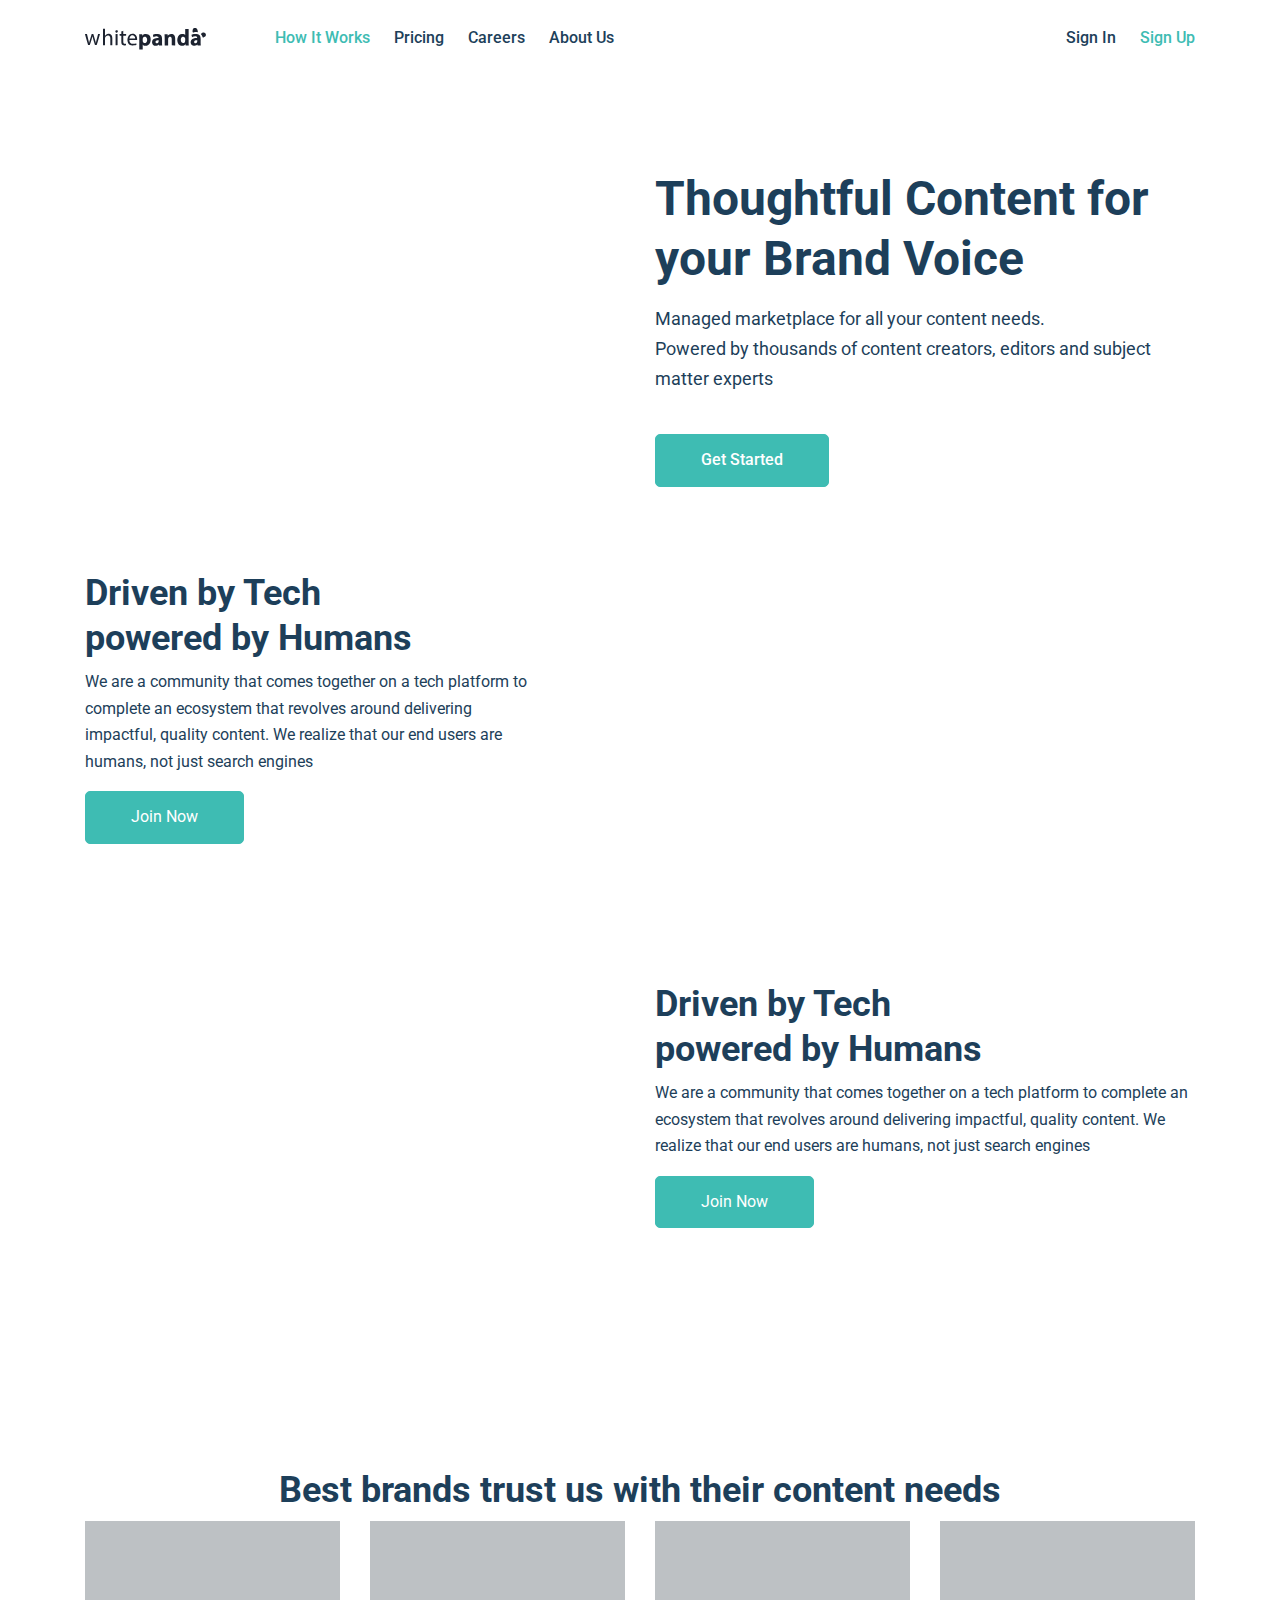
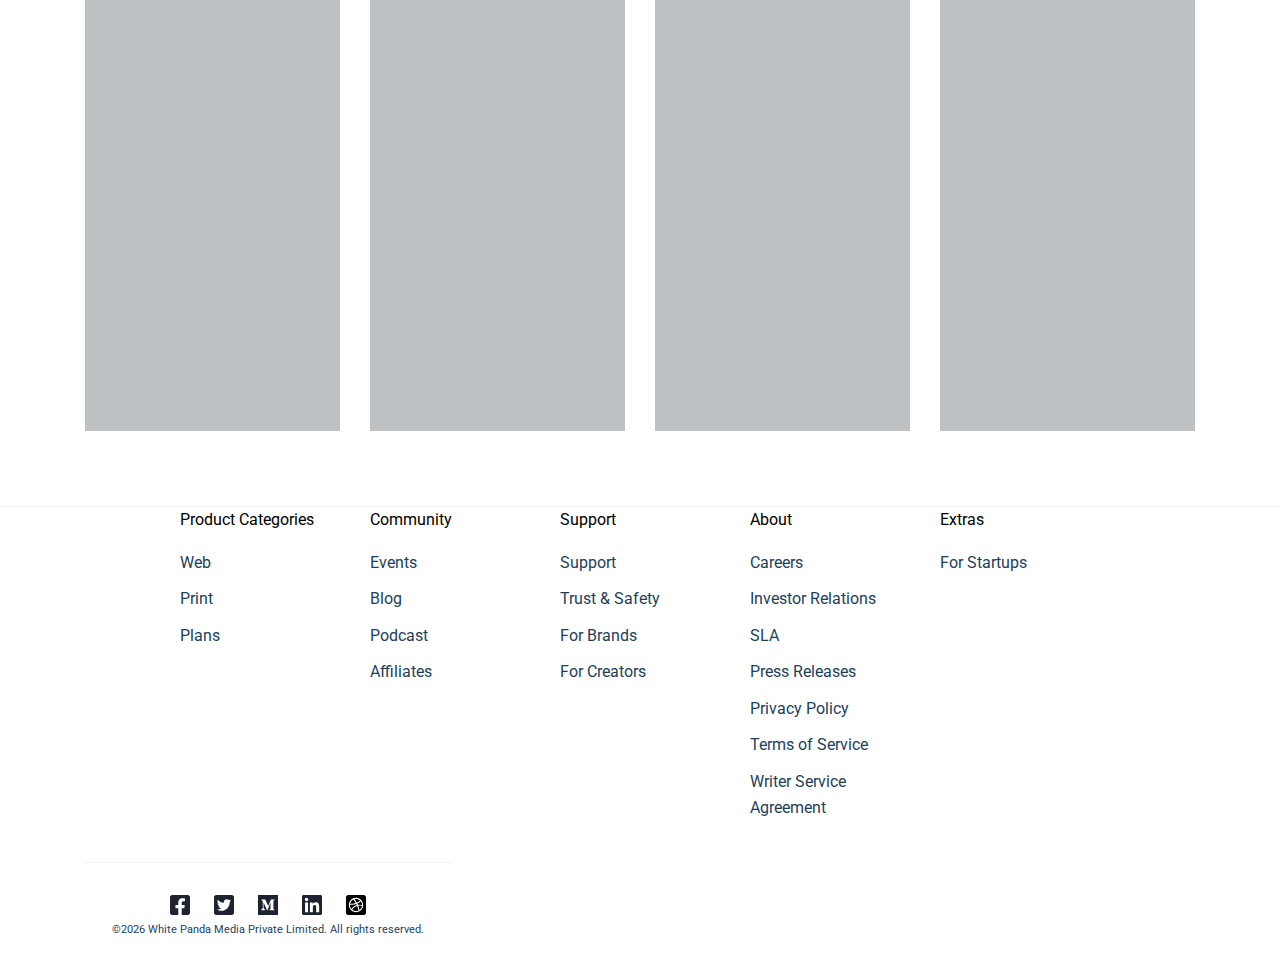
<file: how-it-works.html>
<!DOCTYPE html>
<html lang="en">

<head>
    <meta charset="UTF-8">
    <meta name="viewport" content="width=device-width, initial-scale=1.0">
    <meta http-equiv="X-UA-Compatible" content="ie=edge">
    <title>WhitePanda - How it works</title>
    <link rel="icon" href="http://www.whitepanda.in/cakephp/img/_webicon.png" type="image/png">
    <link rel="stylesheet" href="vendors/bootstrap/bootstrap.min.css">
    <link rel="stylesheet" href="vendors/fontawesome/css/all.min.css">
    <link rel="stylesheet" href="vendors/themify-icons/themify-icons.css">
    <link rel="stylesheet" href="vendors/linericon/style.css">
    <link rel="stylesheet" href="vendors/owl-carousel/owl.theme.default.min.css">
    <link rel="stylesheet" href="vendors/owl-carousel/owl.carousel.min.css">
    <link rel="stylesheet" href="vendors/flat-icon/font/flaticon.css">
    <link rel="stylesheet" href="vendors/nice-select/nice-select.css">
    <link rel="stylesheet" href="css/style.css">
    <link rel="stylesheet" href="css/temp-dev.css">
</head>

<body>
    <!-- class="bg-shape" TODO Permanent removal-->
    <!--================ Header Menu Area start =================-->
    <header class="header_area">
        <div class="main_menu">
            <nav class="navbar navbar-expand-lg navbar-light">
                <div class="container box_1620">
                    <a class="navbar-brand logo_h" href="index.html">
                        <svg width="121px" height="22px" viewBox="0 0 121 22" version="1.1" xmlns="http://www.w3.org/2000/svg" xmlns:xlink="http://www.w3.org/1999/xlink">
                            <g id="Page-1" stroke="none" stroke-width="1" fill="none" fill-rule="evenodd">
                                <g id="WP-Home-Page" transform="translate(-261.000000, -24.000000)" fill="#1D2330" fill-rule="nonzero">
                                    <g id="LINKS" transform="translate(261.000000, 24.000000)">
                                        <g id="Logo">
                                            <g id="Group">
                                                <path d="M63.2379086,6.53467167 C64.2802068,7.20762447 65.0350298,7.73984856 65.3505043,8.95985451 C65.6456344,9.96134619 65.7366386,11.5344179 65.617866,12.5734472 C65.5512561,13.3243304 65.3723881,14.0602675 65.0875256,14.755488 C64.636951,15.840408 63.8351389,16.7331143 62.8171426,17.2832431 C61.9485892,17.7326795 60.9683424,17.9047278 60.0032704,17.7771207 C59.261031,17.7392014 58.5592963,17.4190069 58.0353129,16.8791615 C57.9520364,16.7848758 57.8819087,16.6771207 57.7811002,16.5469166 C57.7354659,16.6406088 57.7119959,16.7434599 57.7119414,16.8472288 L57.7197385,16.9509982 L57.7197385,21.2349566 C57.7241215,21.5312831 57.6320789,21.5806708 57.3691002,21.5806708 C56.4428307,21.5627117 55.5151002,21.5627117 54.5859087,21.5806708 C54.32293,21.5851606 54.2659512,21.5043443 54.2659512,21.2439361 C54.2659512,17.3423035 54.3010151,13.9742635 54.2659512,10.09059 C54.2571853,9.06691657 54.2177385,8.0477329 54.2177385,7.02405943 C54.2133555,6.82650841 54.1388449,6.59303902 54.1476108,6.42691657 C54.1551245,6.2845259 54.1755188,6.20810774 54.2998778,6.18917991 L54.3711427,6.18446759 L57.00093,6.18446759 C57.1192704,6.18446759 57.2288449,6.16650841 57.2288449,6.35507984 C57.2467093,6.7946142 57.2920934,7.23252106 57.3647172,7.66610024 C57.6583768,7.37875331 57.8687598,7.08691657 58.1492704,6.84895739 C58.6399431,6.43426803 59.2248863,6.15320056 59.8498661,6.03181453 C60.9998145,5.73629536 62.217129,5.91697053 63.2379086,6.53467167 Z M72.2120168,5.91740681 L72.6832277,5.93303902 C73.7780493,5.91000722 74.8441822,6.29264626 75.6855681,7.01059004 C76.3767091,7.63950359 76.8168496,8.5076627 76.9215681,9.44854922 C77.2020788,11.5452839 76.9873128,13.655488 77.0574405,15.7612023 C77.0618379,16.2350219 77.1013987,16.7078133 77.1757809,17.175488 C77.2108447,17.3790254 77.187036,17.511613 76.987379,17.5291041 L76.9040362,17.5301819 L74.3443766,17.5301819 C74.1076958,17.5391615 74.0419511,17.4314064 74.0112703,17.2338553 C73.9832547,16.9615101 73.9304289,16.6924467 73.853483,16.4301819 C73.4278366,16.9319683 72.8849762,17.3150529 72.2756107,17.5436513 C71.7659299,17.73418 71.2271369,17.8299684 70.6845894,17.8265084 C69.7539853,17.8610234 68.8468577,17.5228269 68.1556107,16.8836513 C67.5550379,16.3153573 67.1804466,15.5399225 67.1036958,14.7061002 C66.9005013,13.2842692 67.5234467,11.8712742 68.6991001,11.0873247 C69.4162592,10.6016003 70.2286457,10.2828259 71.0790575,10.1534472 C71.8071689,10.0027286 72.5501521,9.94093706 73.2924618,9.96936555 C73.5729724,9.98732473 73.5905043,9.83916147 73.5466745,9.64610024 C73.3801213,8.86038596 73.0952277,8.5999778 72.2931426,8.43834514 C71.0875942,8.23822609 69.8514303,8.4629926 68.7867596,9.07589616 C68.5588447,9.19263086 68.4711852,9.19263086 68.4054405,8.90977371 C68.2564192,8.29467167 68.0679511,7.68854922 67.883866,7.08242678 C67.8400362,6.92977371 67.888249,6.87589616 68.0109724,6.81303902 C68.7480053,6.45306272 69.5295395,6.19778316 70.3339511,6.05426351 C70.8000993,5.98027608 71.2699812,5.93605628 71.7408799,5.92174431 L72.2120168,5.91740681 Z M111.376164,5.93303902 C112.472032,5.93035812 113.530842,6.33928478 114.352206,7.08242678 C114.991674,7.70910441 115.403004,8.54072493 115.518079,9.43956963 C115.789823,11.2085492 115.605738,12.9685492 115.640802,14.7644676 C115.641912,15.4575366 115.670997,16.1501634 115.727957,16.8405747 L115.794206,17.5301819 L112.82693,17.5301819 C112.590249,17.5346717 112.616547,17.3640594 112.590249,17.2428349 C112.528887,16.9869166 112.498206,16.7265084 112.449994,16.4122227 C112.164855,16.7503269 111.829011,17.0397968 111.455057,17.2697737 C110.881017,17.5702782 110.253105,17.747506 109.609823,17.79059 C109.041232,17.8408629 108.4686,17.7721221 107.92676,17.5885492 C106.846061,17.2432645 106.026291,16.3351047 105.774717,15.2044676 C105.472557,14.1150521 105.677952,12.9437639 106.331355,12.0301819 C106.910686,11.2398893 107.731514,10.670905 108.6631,10.4138553 C109.683308,10.0854068 110.749872,9.93366274 111.818845,9.96487576 C112.169483,9.97385535 112.182632,9.92446759 112.12127,9.5877329 C111.950334,8.68079412 111.244675,8.42487576 110.460121,8.3709982 C109.377829,8.30988364 108.300297,8.55862565 107.348206,9.08936555 C107.137823,9.20610024 107.067696,9.18365127 107.006334,8.94120229 C106.844164,8.31263086 106.660079,7.69752882 106.475994,7.07793698 C106.432164,6.92528392 106.48476,6.87140637 106.607483,6.81303902 C107.345535,6.45570869 108.126714,6.20054533 108.930462,6.05426351 C109.738656,5.91981576 110.559073,5.87915069 111.376164,5.93303902 Z M103.337781,1.11519316 C103.613909,1.1109982 103.653355,1.20528391 103.653355,1.45671249 L103.639719,9.78644794 C103.639719,11.1746263 103.643128,12.562971 103.653355,13.9518145 C103.662121,14.9081411 103.701568,15.8644676 103.701568,16.8207941 C103.69944,16.8311569 103.69944,16.8418599 103.701568,16.8522227 C103.727866,17.0632431 103.859355,17.3595696 103.714717,17.4897737 C103.590741,17.6013772 103.370161,17.5513481 103.174422,17.5347764 L103.079185,17.5301819 L100.92276,17.5301819 C100.681696,17.5391615 100.6291,17.4583451 100.6291,17.2293656 C100.615951,16.8118145 100.550206,16.3897737 100.501994,15.9407941 C100.207909,16.4092738 99.8248362,16.8123705 99.3755681,17.1261002 C98.7489477,17.5309424 98.029512,17.7600839 97.2892703,17.79059 C96.4445112,17.8405528 95.6030695,17.6460698 94.8611001,17.2293656 C94.2101852,16.8332331 93.6580224,16.2875946 93.2481639,15.635488 C92.8054006,14.9533911 92.5164387,14.178872 92.402249,13.3681411 C92.2363616,12.2993263 92.2616093,11.2085176 92.4767596,10.1489574 C92.6997244,8.96304936 93.2954505,7.88447763 94.1729724,7.07793698 C94.9150764,6.38980194 95.8647627,5.98260704 96.8641213,5.92405943 C97.7098486,5.839709 98.5619426,5.99502222 99.3273554,6.37303902 C99.5933236,6.5297825 99.8363585,6.72351161 100.049658,6.94840887 L100.203951,7.12283494 L100.203951,1.42079412 C100.203951,1.2165084 100.240864,1.13574696 100.411586,1.11874856 L100.493228,1.11519316 L103.337781,1.11519316 Z M88.0850149,6.32365127 C89.0071805,6.81378536 89.6804245,7.68483764 89.934632,8.71671249 C90.1282614,9.43869771 90.2154236,10.1862816 90.1932277,10.9346717 L90.1932277,17.0183451 C90.1932277,17.5301819 90.1932277,17.5301819 89.7111001,17.5301819 L86.7482064,17.153039 L86.7482064,11.8056921 C86.7554471,11.2274518 86.6966069,10.6503299 86.5728873,10.0861002 C86.4396263,9.50920453 86.0192838,9.04703804 85.4669368,8.87010776 C84.9145895,8.69317747 84.3120978,8.82770514 83.8817383,9.22405943 C83.3867125,9.66001282 83.1111248,10.3022132 83.132249,10.97059 L83.132249,17.2158962 C83.132249,17.4673247 83.0708873,17.5391615 82.8210575,17.5346717 L80.042249,17.5346717 C79.7661213,17.5346717 79.6740788,17.4807941 79.6784618,17.175488 C79.6784618,14.7420186 79.7135256,12.3085492 79.6784618,9.87507984 C79.6784618,8.91875331 79.5864192,7.96691657 79.5645043,7.01059004 L79.5645043,6.40895739 C79.5645043,6.20691657 79.5995681,6.18446759 79.7705043,6.18446759 L82.4309724,6.18446759 C82.6019086,6.18446759 82.6282064,6.25181453 82.6369724,6.40895739 C82.6531561,6.83739971 82.702991,7.26381157 82.7859937,7.68405943 C83.1584241,7.13908198 83.6548679,6.69526283 84.2323766,6.3909982 C84.7758884,6.10388191 85.3744665,5.94292582 85.9855681,5.91956963 C86.7073676,5.8721744 87.4292354,6.01111271 88.0850149,6.32365127 Z M38.2724619,3.27059004 L38.2724619,5.67263086 C38.2724619,5.97344718 38.3688874,6.0632431 38.6493981,6.05426351 L40.8102066,6.05426351 C41.0644193,6.05426351 41.1696108,6.13956963 41.1564619,6.40446759 C41.1433129,6.66936555 41.1564619,6.93875331 41.1564619,7.20814106 C41.1564619,7.6077329 41.0994832,7.65712065 40.718164,7.65712065 L38.6844619,7.65712065 C38.3864193,7.65712065 38.2899938,7.75140637 38.2899938,8.05671249 L38.2899938,13.4085492 C38.2387705,14.0068667 38.3447003,14.6083298 38.5968023,15.15059 C38.8642085,15.5837366 39.3484066,15.8239044 39.8459512,15.7701819 C40.126547,15.7580386 40.4061353,15.7280489 40.6831002,15.680386 C40.8365044,15.680386 40.9504619,15.680386 40.9636108,15.877937 C40.9636108,16.2416104 41.0074406,16.6007941 41.0293555,16.9644676 C41.0293555,17.1171207 41.0030576,17.2473247 40.8365044,17.2832431 C39.7232278,17.5346717 38.6055683,17.6873247 37.5624193,17.0452839 C36.8764721,16.5910607 36.4433299,15.8287671 36.396547,14.9934472 C36.3161883,13.8655068 36.2927812,12.7340663 36.3264193,11.6036513 C36.3220364,11.4689574 36.3264193,11.3432431 36.3264193,11.2265084 L36.3264193,7.99385535 C36.3264193,7.75589616 36.2825895,7.64365127 36.0196108,7.66610024 C35.6645895,7.69303902 35.3095683,7.66610024 34.954547,7.66610024 C34.6959512,7.66610024 34.5644619,7.57630433 34.5776108,7.29344718 C34.5907598,7.01059004 34.5776108,6.67385535 34.5776108,6.36405943 C34.5776108,6.15584514 34.6480809,6.06794336 34.8154473,6.05523688 L35.98893,6.05426351 C36.2519087,6.05426351 36.3308023,5.955488 36.3264193,5.69956963 L36.3264193,3.64773289 C36.3114468,3.55310569 36.3355024,3.45635832 36.3928407,3.38059777 C36.450179,3.30483722 36.5356518,3.25686585 36.6288449,3.24814106 C37.0364619,3.14487575 37.43093,3.03263085 37.834164,2.92487575 C38.2373981,2.81712065 38.2724619,2.82610024 38.2724619,3.27059004 Z M49.7164193,6.2877329 C50.6126694,6.78195621 51.3016583,7.59472116 51.6536959,8.57303902 C52.0357304,9.57824277 52.1944371,10.657983 52.1182917,11.7338553 C52.1106215,11.9617125 52.0157026,12.0520696 51.8276625,12.0710987 L51.7413555,12.0750798 L44.7680364,12.0750798 C44.4919087,12.07059 44.4086321,12.1334472 44.4086321,12.4522227 C44.5182066,14.513039 45.9733555,15.8195696 47.9456959,15.8599778 C48.9655005,15.9111671 49.9846379,15.7460877 50.9392704,15.3750798 C51.1189725,15.3032431 51.1934832,15.3795696 51.228547,15.5412023 C51.2986747,15.8509982 51.3512704,16.2101819 51.43893,16.4750798 C51.5265895,16.7399778 51.425781,16.8477329 51.2066321,16.9240594 C50.6285342,17.1357238 50.0307902,17.2861689 49.4227598,17.373039 C48.3315728,17.5515937 47.2170441,17.5134865 46.1399087,17.2607941 C44.4805156,16.8738273 43.1683311,15.5746422 42.7343342,13.8889574 C42.069321,11.8182584 42.4079511,9.5468432 43.6459938,7.77385535 C44.4748655,6.54505985 45.8389456,5.81033245 47.2970151,5.80732473 C48.130657,5.74732633 48.9650402,5.91300533 49.7164193,6.2877329 Z M30.9704193,6.04977371 L32.2502491,6.04977371 C32.5044619,6.04977371 32.5965044,6.12610024 32.5921215,6.395488 L32.5921215,16.8432431 C32.5921215,17.2328192 32.5921215,17.2857404 32.2680723,17.2915769 L30.9616534,17.2922227 C30.6767598,17.2922227 30.5847172,17.2114064 30.5847172,16.91059 C30.5847172,15.1550798 30.5803342,13.413039 30.5803342,11.675488 L30.5803342,6.45385535 C30.5803342,6.14854922 30.6636108,6.03181453 30.9704193,6.04977371 Z M20.0040585,1.29564255 L20.0042066,7.63467167 L20.0918662,7.67059004 C20.3472659,7.27071337 20.6674406,6.91844111 21.0385896,6.62895739 C22.1426075,5.70336553 23.6586623,5.48648531 24.9679849,6.06683516 C26.2773074,6.64718497 27.1608641,7.92767948 27.2580364,9.38569208 C27.3475944,10.7455727 27.3695377,12.1092409 27.323781,13.4714064 L27.323781,16.8971207 C27.323781,17.1445583 27.2614453,17.2536437 27.0536597,17.2653701 L25.684547,17.2652839 C25.3996534,17.2652839 25.3076108,17.1799778 25.3119938,16.8836513 L25.3119938,10.6697737 C25.3241036,10.0507287 25.1997559,9.43685771 24.9482066,8.87385535 C24.5864135,8.02232923 23.750122,7.48690876 22.8443768,7.52691657 C21.5358828,7.54069818 20.4053711,8.46714884 20.1050151,9.77181453 C20.036322,10.1023139 20.0039786,10.4396545 20.0085896,10.7775288 L20.0085896,16.8387533 C20.0085896,17.253196 20.0085896,17.2850762 19.6845404,17.2875285 L18.2816959,17.2877329 C18.0844619,17.2877329 17.9880364,17.220386 18.0011853,17.0093656 C18.0055673,16.9241185 18.0055673,16.8386943 18.0011853,16.7534472 L18.0011853,1.39385534 C18.0011853,0.903569628 18.0011853,0.870883914 18.4359352,0.868704866 L19.504547,0.86854922 C19.9708959,0.86854922 20.0019859,0.86854922 20.0040585,1.29564255 Z M112.071067,12.2078337 L111.998547,12.2097737 C111.567159,12.2059312 111.136617,12.2495831 110.714334,12.3399778 C109.921015,12.533039 109.202206,12.8428349 109.11893,13.9114064 C109.05619,14.3366296 109.224091,14.7631706 109.557228,15.0248758 C110.38007,15.5152397 111.433454,15.2631974 111.9591,14.4501819 C112.198529,13.9724941 112.306126,13.4369191 112.270292,12.9012023 L112.26534,12.7103859 L112.270292,12.5195696 C112.293667,12.3080504 112.247781,12.2135984 112.071067,12.2078337 Z M73.3538235,12.1963043 C72.8287816,12.1840181 72.3051397,12.2567508 71.802249,12.4118145 C71.2418334,12.5247657 70.7788405,12.9276456 70.5793979,13.4758962 C70.3962898,14.0106702 70.5350873,14.6057217 70.9344192,14.997937 C71.3713171,15.2721689 71.9024101,15.3401736 72.3917623,15.1845452 C72.8811148,15.0289167 73.2812295,14.6647607 73.4896958,14.1852839 C73.6364313,13.770121 73.6976177,13.3283213 73.6693979,12.8877329 L73.6628008,12.7126309 L73.6693979,12.5375288 C73.7176107,12.2726309 73.6211852,12.2052839 73.3538235,12.1963043 Z M59.5342917,8.74365127 C58.6336585,8.89374451 57.9276225,9.61698724 57.7811002,10.5395696 C57.6715318,11.4114826 57.6715318,12.2941872 57.7811002,13.1661002 C57.8694056,14.1991467 58.6977782,15.0014222 59.7096108,15.0338553 C60.5611162,15.1028074 61.363617,14.6181877 61.7170151,13.8216104 C62.2217005,12.7074238 62.2659515,11.4317217 61.8397383,10.2836513 C61.5696221,9.24129477 60.5743659,8.57648022 59.5342917,8.74365127 Z M96.2724192,9.83467167 C95.7057443,10.9640492 95.6387259,12.2880484 96.0883341,13.4714064 C96.35644,14.3117734 97.0983981,14.8991581 97.959866,14.953039 C98.9460853,15.0296458 99.8409313,14.3621239 100.072462,13.3771207 C100.18098,12.8672459 100.222256,12.3447659 100.195185,11.8236513 C100.233277,11.2948075 100.200836,10.7631129 100.09876,10.2432431 C99.8776239,9.39908371 99.1713551,8.781938 98.3227227,8.6913222 C97.4740904,8.60070636 96.6587551,9.05537721 96.2724192,9.83467167 Z M45.9558236,7.7109982 C45.1642577,8.2841493 44.6280332,9.15655544 44.4656108,10.135488 C44.367933,10.5774122 44.379852,10.6089782 44.7329789,10.6112329 L44.8206321,10.6114064 L49.8128449,10.6114064 C50.0977385,10.6158962 50.1853981,10.5081411 50.1547172,10.2432431 C50.1161697,9.92689599 50.0576068,9.61344722 49.9793981,9.30487576 C49.775021,8.44944971 49.1753656,7.75036837 48.3735134,7.43272685 C47.5716612,7.11508533 46.6688687,7.21899496 45.9558236,7.7109982 Z M118.404814,4.49181453 C119.374043,4.49699216 120.311452,5.02724101 120.742213,5.91666164 C120.887071,6.2131859 121,6.9358766 120.83071,7.40900286 C120.733647,7.88251649 120.361866,8.32082218 119.697792,8.75712065 L118.48809,9.42161045 C118.324299,9.55708735 118.102573,9.59321503 117.90583,9.51648293 C117.709088,9.43975084 117.566961,9.26171598 117.532601,9.04895739 C117.474096,8.90298487 117.425762,8.75294932 117.387963,8.5999778 C117.180117,7.81304727 116.764594,7.10000747 116.187027,6.53916147 C115.867069,6.175488 115.832005,5.97344718 116.160729,5.64120229 C116.737329,4.97764453 117.540636,4.56620223 118.404814,4.49181453 Z M31.6366321,2.14814106 C31.9747535,2.12618859 32.3046692,2.26069249 32.5355964,2.51464136 C32.7665236,2.76859024 32.8741288,3.11522468 32.8288023,3.45916146 C32.8393633,3.79815402 32.7097718,4.12596964 32.4719262,4.36191777 C32.2340807,4.59786589 31.9100719,4.72003193 31.5796534,4.69834514 C30.914662,4.69370763 30.3733529,4.14914366 30.3568023,3.46814106 C30.3290243,3.11168388 30.454592,2.76057465 30.7005876,2.50685804 C30.9465831,2.25314143 31.288474,2.12211982 31.6366321,2.14814106 Z M109.612714,0.119246904 C111.593781,0.119246904 112.099828,0.727998646 112.629696,2.43997779 C112.743781,2.8618763 112.780192,3.15678286 112.813179,3.59498509 C112.813179,3.91295294 112.923355,4.20895738 112.476292,4.195488 C112.187015,4.15956963 111.836377,4.12365126 111.485738,4.06528391 C110.573467,3.96010218 109.649993,4.08973083 108.798972,4.44242677 C107.996887,4.71181453 107.523526,4.38405942 107.51476,3.54446759 C107.500963,2.7012843 107.649914,1.86361535 107.953057,1.07956963 C108.362687,0.252842325 109.123221,0.119246904 109.612714,0.119246904 Z M11.1617448,13.6199941 C11.4731766,12.0785045 11.9340957,10.580932 12.3244235,9.06140094 C12.5611117,8.14792563 12.8227144,7.23884203 13.0594025,6.32536672 C13.1175365,6.10578131 13.2047374,6.01355543 13.4206634,6.02233885 L14.6954576,6.02233885 C15.0359563,6.02233885 15.0442612,6.02233885 14.944603,6.3692838 C14.5584276,7.63848747 14.1680997,8.90769115 13.7819243,10.1812865 C13.1479876,12.2775952 12.5126667,14.3709762 11.8759617,16.4614293 C11.7181696,16.9884343 11.7140172,16.9884343 11.2074215,16.9884343 L10.1983825,16.9884343 L10.1983825,16.9884343 C10.0463796,17.0094256 9.90630537,16.898316 9.88279825,16.7381069 L8.57478472,12.4210577 C8.15954233,11.0640199 7.76921448,9.70259034 7.47439238,8.24893492 C7.34935601,8.59133568 7.2561779,8.94581267 7.19617998,9.3073366 C6.80585214,10.9586189 6.25357976,12.552809 5.74283162,14.1645659 C5.46461921,15.0429075 5.17394954,15.9212492 4.91234684,16.7688489 C4.88896425,16.9169829 4.75811472,17.0183388 4.61752474,16.9972177 L3.31781606,16.9972177 L3.31781606,16.9972177 C3.13095698,16.9972177 3.05621335,16.9093835 3.00638426,16.7381069 C2.02641222,13.2832964 1.0436719,9.83287769 0.0581632918,6.38685063 C-0.0456473058,6.01355543 -0.0414948819,6.00916372 0.332223269,6.00916372 L1.60701741,6.00916372 L1.60701741,6.00916372 C1.70431439,5.98732451 1.8057884,6.01100692 1.88535964,6.07412434 C1.96493087,6.13724175 2.01483996,6.23363926 2.0222598,6.33854184 C2.47625814,8.23868761 2.93856134,10.1417612 3.40916938,12.0477625 C3.620943,12.9261042 3.82441177,13.7824873 3.99466115,14.6827875 C4.00707517,14.735305 4.03598374,14.8357964 4.06084026,14.9321082 C4.29363567,14.0547732 4.53862868,13.2115652 4.78777412,12.3683572 C5.20301651,10.9937526 5.6182589,9.62353959 6.03350129,8.25332662 C6.22866521,7.5989621 6.42798156,6.93581416 6.61484064,6.28144963 C6.62498036,6.19428165 6.66848779,6.11532967 6.73520126,6.06303387 C6.80191477,6.01073802 6.8859923,5.9896778 6.96779667,6.00477202 L8.09725597,6.00477202 L8.09725597,6.00477202 C8.27165777,6.00477202 8.35055383,6.07064764 8.40453534,6.25949109 C9.11875225,8.71006428 9.87034098,11.1474623 10.5181191,13.6199941 C10.6342989,14.0588322 10.7256019,14.4976703 10.8831739,14.9365084 L11.1617448,13.6199941 L11.1617448,13.6199941 Z" id="Combined-Shape"></path>
                                            </g>
                                        </g>
                                    </g>
                                </g>
                            </g>
                        </svg>
                    </a>
                    <!-- <button class="navbar-toggler" type="button" data-toggle="collapse" data-target="#navbarSupportedContent" aria-controls="navbarSupportedContent" aria-expanded="false" aria-label="Toggle navigation">
                        <span class="icon-bar"></span>
                        <span class="icon-bar"></span>
                        <span class="icon-bar"></span>
                    </button> -->
                    <div class="collapse navbar-collapse offset" id="navbarSupportedContent">
                        <ul class="nav navbar-nav menu_nav">
                            <li class="nav-item active"><a class="nav-link" href="how-it-works.html">How it works</a></li>
                            <li class="nav-item"><a class="nav-link" href="#">Pricing</a></li>
                            <li class="nav-item"><a class="nav-link" href="#">Careers</a>
                            <li class="nav-item"><a class="nav-link" href="#">About us</a></li>
                        </ul>
                        <!-- <div class="nav-right text-center text-lg-right py-4 py-lg-0">
              <a class="button" href="#">Get Started</a>
            </div> -->
                        <ul class="nav navbar-nav menu_nav justify-content-end">
                            <li class="nav-item"><a class="nav-link" href="index.html">Sign In</a></li>
                            <li class="nav-item active"><a class="nav-link" href="about.html">Sign up</a></li>
                        </ul>
                    </div>
                </div>
            </nav>
        </div>
    </header>
    <!--================Header Menu Area =================-->
    <!--================Hero Banner Area Start =================-->
    <section class="hero-banner section-padding">
        <div class="container">
            <div class="row align-items-center text-center text-md-left">
                <div class="col-md-6 col-lg-5 mb-5 mb-md-0">
                    <!-- <img class="img-fluid light-gray-img" src="#" alt=""> -->
                    <div class="img-fluid light-gray-img"></div>
                </div>
                <div class="col-md-6 col-lg-7 col-xl-6 offset-xl-1">
                    <h1>Thoughtful Content for your Brand Voice</h1>
                    <p>Managed marketplace for all your content needs. <br class="d-none d-xl-block">
                        Powered by thousands of content creators, editors and subject matter experts</p>
                    <a class="button button-hero mt-4" href="#">Get Started</a>
                </div>
            </div>
        </div>
    </section>
    <!--================Hero Banner Area End =================-->
    <!--================About Area Start =================-->
    <section class=section-padding">
        <div class="container">
            <div class="row">
                <div class="col-md-6 col-lg-5 mb-5 mb-md-0 about-content">
                    <h2>Driven by Tech <br class="d-none d-xl-block"> powered by Humans
                    </h2>
                    <p>We are a community that comes together on a tech platform to complete an ecosystem that revolves around delivering impactful, quality content. We realize that our end users are humans, not just search engines</p>
                    <a class="button" href="#">Join Now</a>
                </div>
                <div class="col-md-6 col-lg-7 col-xl-6 offset-xl-1">
                    <!-- <img class="img-fluid light-gray-img" src="#" alt=""> -->
                    <div class="img-fluid light-gray-img"></div>
                </div>
            </div>
        </div>
    </section>
    <!--================About Area End =================-->
    <!--================About Area Start =================-->
    <section class="section-padding">
        <div class="container">
            <div class="row">
                <div class="col-md-6 col-lg-5 mb-5 mb-md-0 about-content">
                    <!-- <img class="img-fluid light-gray-img" src="#" alt=""> -->
                    <div class="img-fluid light-gray-img"></div>
                </div>
                <div class="col-md-6 col-lg-7 col-xl-6 offset-xl-1">
                    <h2>Driven by Tech <br class="d-none d-xl-block"> powered by Humans
                    </h2>
                    <p>We are a community that comes together on a tech platform to complete an ecosystem that revolves around delivering impactful, quality content. We realize that our end users are humans, not just search engines</p>
                    <a class="button" href="#">Join Now</a>
                </div>
            </div>
        </div>
    </section>
    <!--================About Area End =================-->
    <!--================Brands section Start =================-->
    <section class="section-padding">
        <div class="container">
            <div class="text-center">
                <!-- <img class="section-intro-img" src="img/home/section-icon.png" alt=""> -->
                <h2>Best brands trust us with their content needs</h2>
                <!-- <p>Every word is chiseled and crafted</p> -->
            </div>
            <div class="row">
                <div class="col-md-6 col-lg-3 mb-4 mb-lg-0">
                    <div class="card-expert">
                        <img class="card-img rounded-0" src="img/tmp.jpeg" alt="">
                    </div>
                </div>
                <div class="col-md-6 col-lg-3 mb-4 mb-lg-0">
                    <div class="card-expert">
                        <img class="card-img rounded-0" src="img/tmp.jpeg" alt="">
                    </div>
                </div>
                <div class="col-md-6 col-lg-3 mb-4 mb-lg-0">
                    <div class="card-expert">
                        <img class="card-img rounded-0" src="img/tmp.jpeg" alt="">
                    </div>
                </div>
                <div class="col-md-6 col-lg-3 mb-4 mb-lg-0">
                    <div class="card-expert">
                        <img class="card-img rounded-0" src="img/tmp.jpeg" alt="">
                    </div>
                </div>
            </div>
            <div class="row">
                <div class="col-md-6 col-lg-3 mb-4 mb-lg-0">
                    <div class="card-expert">
                        <img class="card-img rounded-0" src="img/tmp.jpeg" alt="">
                    </div>
                </div>
                <div class="col-md-6 col-lg-3 mb-4 mb-lg-0">
                    <div class="card-expert">
                        <img class="card-img rounded-0" src="img/tmp.jpeg" alt="">
                    </div>
                </div>
                <div class="col-md-6 col-lg-3 mb-4 mb-lg-0">
                    <div class="card-expert">
                        <img class="card-img rounded-0" src="img/tmp.jpeg" alt="">
                    </div>
                </div>
                <div class="col-md-6 col-lg-3 mb-4 mb-lg-0">
                    <div class="card-expert">
                        <img class="card-img rounded-0" src="img/tmp.jpeg" alt="">
                    </div>
                </div>
            </div>
        </div>
    </section>
    <!--================Brands section End =================-->
    <!-- ================ start footer Area ================= -->
    <footer class="footer-area">
        <div class="container">
            <div class="row">
                <div class="col-lg-2 offset-lg-1 col-md-6 col-sm-6 single-footer-widget">
                    <p style="color: #000">Product Categories</p>
                    <ul>
                        <li><a href="#">Web</a></li>
                        <li><a href="#">Print</a></li>
                        <li><a href="#">Plans</a></li>
                    </ul>
                </div>
                <div class="col-lg-2 col-md-6 col-sm-6 single-footer-widget">
                    <p style="color: #000">Community</p>
                    <ul>
                        <li><a href="#">Events</a></li>
                        <li><a href="#">Blog</a></li>
                        <li><a href="#">Podcast</a></li>
                        <li><a href="#">Affiliates</a></li>
                    </ul>
                </div>
                <div class="col-lg-2 col-md-6 col-sm-6 single-footer-widget">
                    <p style="color: #000">Support</p>
                    <ul>
                        <li><a href="#">Support</a></li>
                        <li><a href="#">Trust & Safety</a></li>
                        <li><a href="#">For Brands</a></li>
                        <li><a href="#">For Creators</a></li>
                    </ul>
                </div>
                <div class="col-lg-2 col-md-6 col-sm-6 single-footer-widget">
                    <p style="color: #000">About</p>
                    <ul>
                        <li><a href="#">Careers</a></li>
                        <li><a href="#">Investor Relations</a></li>
                        <li><a href="#">SLA</a></li>
                        <li><a href="#">Press Releases</a></li>
                        <li><a href="#">Privacy Policy</a></li>
                        <li><a href="#">Terms of Service</a></li>
                        <li><a href="#">Writer Service Agreement</a></li>
                    </ul>
                </div>
                <div class="col-lg-2 col-md-6 col-sm-6 single-footer-widget">
                    <p style="color: #000">Extras</p>
                    <ul>
                        <li><a href="#">For Startups</a></li>
                    </ul>
                </div>
            </div>
            <div class="footer-bottom">
                <div class="row align-items-center">
                    <div class="col-lg-12 col-sm-12 footer-social text-center">
                        <a href="#">
                            <svg width="20px" height="20px" viewBox="0 0 20 20" version="1.1" xmlns="http://www.w3.org/2000/svg" xmlns:xlink="http://www.w3.org/1999/xlink">
                                <g id="Symbols" stroke="none" stroke-width="1" fill="none" fill-rule="evenodd">
                                    <g id="Footer-Desktop" transform="translate(-606.000000, -541.000000)" fill="#1D2330" fill-rule="nonzero">
                                        <g id="Group-30">
                                            <g id="Group-31" transform="translate(260.000000, 541.000000)">
                                                <g id="Group-7" transform="translate(346.000000, 0.000000)">
                                                    <g id="facebook-square-brands">
                                                        <path d="M17.8571429,0 L2.14285714,0 C0.959389822,0 0,0.959389822 0,2.14285714 L0,17.8571429 C0,19.0406102 0.959389822,20 2.14285714,20 L8.27008929,20 L8.27008929,13.2004464 L5.45758929,13.2004464 L5.45758929,10 L8.27008929,10 L8.27008929,7.56071429 C8.27008929,4.78616071 9.921875,3.25357143 12.4517857,3.25357143 C13.6633929,3.25357143 14.9303571,3.46964286 14.9303571,3.46964286 L14.9303571,6.19285714 L13.534375,6.19285714 C12.1589286,6.19285714 11.7299107,7.04642857 11.7299107,7.921875 L11.7299107,10 L14.8004464,10 L14.309375,13.2004464 L11.7299107,13.2004464 L11.7299107,20 L17.8571429,20 C19.0406102,20 20,19.0406102 20,17.8571429 L20,2.14285714 C20,0.959389822 19.0406102,0 17.8571429,0 L17.8571429,0 Z" id="Path"></path>
                                                    </g>
                                                </g>
                                            </g>
                                        </g>
                                    </g>
                                </g>
                            </svg></a>
                        <a href="#">
                            <svg width="20px" height="20px" viewBox="0 0 20 20" version="1.1" xmlns="http://www.w3.org/2000/svg" xmlns:xlink="http://www.w3.org/1999/xlink">
                                <g id="Symbols" stroke="none" stroke-width="1" fill="none" fill-rule="evenodd">
                                    <g id="Footer-Desktop" transform="translate(-658.000000, -541.000000)" fill="#1D2330" fill-rule="nonzero">
                                        <g id="Group-30">
                                            <g id="Group-31" transform="translate(260.000000, 541.000000)">
                                                <g id="Group-7" transform="translate(346.000000, 0.000000)">
                                                    <g id="twitter-square-brands" transform="translate(52.000000, 0.000000)">
                                                        <path d="M17.8571429,0 L2.14285714,0 C0.959821429,0 0,0.959821429 0,2.14285714 L0,17.8571429 C0,19.0401786 0.959821429,20 2.14285714,20 L17.8571429,20 C19.0401786,20 20,19.0401786 20,17.8571429 L20,2.14285714 C20,0.959821429 19.0401786,0 17.8571429,0 Z M15.6741071,7.08928571 C15.6830357,7.21428571 15.6830357,7.34375 15.6830357,7.46875 C15.6830357,11.3392857 12.7366071,15.7991071 7.35267857,15.7991071 C5.69196429,15.7991071 4.15178571,15.3169643 2.85714286,14.4866071 C3.09375,14.5133929 3.32142857,14.5223214 3.5625,14.5223214 C4.93303571,14.5223214 6.19196429,14.0580357 7.19642857,13.2723214 C5.91071429,13.2455357 4.83035714,12.4017857 4.45982143,11.2410714 C4.91071429,11.3080357 5.31696429,11.3080357 5.78125,11.1875 C4.44196429,10.9151786 3.4375,9.73660714 3.4375,8.3125 L3.4375,8.27678571 C3.82589286,8.49553571 4.28125,8.62946429 4.75892857,8.64732143 C3.94323578,8.10474855 3.4537533,7.18948335 3.45535714,6.20982143 C3.45535714,5.66517857 3.59821429,5.16517857 3.85267857,4.73214286 C5.29464286,6.50892857 7.45982143,7.66964286 9.88839286,7.79464286 C9.47321429,5.80803571 10.9598214,4.19642857 12.7455357,4.19642857 C13.5892857,4.19642857 14.3482143,4.54910714 14.8839286,5.12053571 C15.5446429,4.99553571 16.1785714,4.75 16.7410714,4.41517857 C16.5223214,5.09375 16.0625,5.66517857 15.4553571,6.02678571 C16.0446429,5.96428571 16.6160714,5.79910714 17.1428571,5.57142857 C16.7455357,6.15625 16.2455357,6.67410714 15.6741071,7.08928571 L15.6741071,7.08928571 Z" id="Shape"></path>
                                                    </g>
                                                </g>
                                            </g>
                                        </g>
                                    </g>
                                </g>
                            </svg></a>
                        <a href="#">
                            <svg width="20px" height="20px" viewBox="0 0 20 20" version="1.1" xmlns="http://www.w3.org/2000/svg" xmlns:xlink="http://www.w3.org/1999/xlink">
                                <g id="Symbols" stroke="none" stroke-width="1" fill="none" fill-rule="evenodd">
                                    <g id="Footer-Desktop" transform="translate(-710.000000, -541.000000)" fill="#1D2330" fill-rule="nonzero">
                                        <g id="Group-30">
                                            <g id="Group-31" transform="translate(260.000000, 541.000000)">
                                                <g id="Group-7" transform="translate(346.000000, 0.000000)">
                                                    <g id="medium-brands" transform="translate(104.000000, 0.000000)">
                                                        <path d="M0,0 L0,20 L20,20 L20,0 L0,0 Z M16.6160714,4.73660714 L15.5446429,5.76339286 C15.4508929,5.83482143 15.40625,5.95089286 15.4241071,6.0625 L15.4241071,13.6205357 C15.40625,13.7366071 15.4508929,13.8526786 15.5446429,13.9196429 L16.59375,14.9464286 L16.59375,15.1741071 L11.3258929,15.1741071 L11.3258929,14.9553571 L12.4107143,13.9017857 C12.5178571,13.7946429 12.5178571,13.7633929 12.5178571,13.6026786 L12.5178571,7.49107143 L9.5,15.1517857 L9.09375,15.1517857 L5.58035714,7.49107143 L5.58035714,12.625 C5.54910714,12.8392857 5.625,13.0580357 5.77678571,13.2142857 L7.1875,14.9241071 L7.1875,15.1517857 L3.17857143,15.1517857 L3.17857143,14.9241071 L4.58928571,13.2142857 C4.74107143,13.0580357 4.80803571,12.8392857 4.77232143,12.625 L4.77232143,6.6875 C4.79017857,6.52232143 4.72767857,6.36160714 4.60267857,6.25 L3.34821429,4.73660714 L3.34821429,4.50892857 L7.24553571,4.50892857 L10.2544643,11.1160714 L12.9017857,4.51339286 L16.6160714,4.51339286 L16.6160714,4.73660714 Z" id="Shape"></path>
                                                    </g>
                                                </g>
                                            </g>
                                        </g>
                                    </g>
                                </g>
                            </svg></a>
                        <a href="#">
                            <svg width="20px" height="20px" viewBox="0 0 20 20" version="1.1" xmlns="http://www.w3.org/2000/svg" xmlns:xlink="http://www.w3.org/1999/xlink">
                                <g id="Symbols" stroke="none" stroke-width="1" fill="none" fill-rule="evenodd">
                                    <g id="Footer-Desktop" transform="translate(-762.000000, -541.000000)" fill="#1D2330" fill-rule="nonzero">
                                        <g id="Group-30">
                                            <g id="Group-31" transform="translate(260.000000, 541.000000)">
                                                <g id="Group-7" transform="translate(346.000000, 0.000000)">
                                                    <g id="linkedin-brands" transform="translate(156.000000, 0.000000)">
                                                        <path d="M18.5714286,0 L1.42410714,0 C0.638392857,0 0,0.647321429 0,1.44196429 L0,18.5580357 C0,19.3526786 0.638392857,20 1.42410714,20 L18.5714286,20 C19.3571429,20 20,19.3526786 20,18.5580357 L20,1.44196429 C20,0.647321429 19.3571429,0 18.5714286,0 Z M6.04464286,17.1428571 L3.08035714,17.1428571 L3.08035714,7.59821429 L6.04910714,7.59821429 L6.04910714,17.1428571 L6.04464286,17.1428571 Z M4.5625,6.29464286 C3.61160714,6.29464286 2.84375,5.52232143 2.84375,4.57589286 C2.84375,3.62946429 3.61160714,2.85714286 4.5625,2.85714286 C5.50892857,2.85714286 6.28125,3.62946429 6.28125,4.57589286 C6.28125,5.52678571 5.51339286,6.29464286 4.5625,6.29464286 L4.5625,6.29464286 Z M17.15625,17.1428571 L14.1919643,17.1428571 L14.1919643,12.5 C14.1919643,11.3928571 14.1696429,9.96875 12.6517857,9.96875 C11.1071429,9.96875 10.8705357,11.1741071 10.8705357,12.4196429 L10.8705357,17.1428571 L7.90625,17.1428571 L7.90625,7.59821429 L10.75,7.59821429 L10.75,8.90178571 L10.7901786,8.90178571 C11.1875,8.15178571 12.15625,7.36160714 13.5982143,7.36160714 C16.5982143,7.36160714 17.15625,9.33928571 17.15625,11.9107143 L17.15625,17.1428571 L17.15625,17.1428571 Z" id="Shape"></path>
                                                    </g>
                                                </g>
                                            </g>
                                        </g>
                                    </g>
                                </g>
                            </svg></a>
                        <a href="#">
                            <svg width="20px" height="20px" viewBox="0 0 20 20" version="1.1" xmlns="http://www.w3.org/2000/svg" xmlns:xlink="http://www.w3.org/1999/xlink">
                                <g id="Symbols" stroke="none" stroke-width="1" fill="none" fill-rule="evenodd">
                                    <g id="Footer-Desktop" transform="translate(-814.000000, -541.000000)" fill="#000000" fill-rule="nonzero">
                                        <g id="Group-30">
                                            <g id="Group-31" transform="translate(260.000000, 541.000000)">
                                                <g id="Group-7" transform="translate(346.000000, 0.000000)">
                                                    <g id="dribbble-square-brands" transform="translate(208.000000, 0.000000)">
                                                        <path d="M4.02678571,8.75892857 C4.42410714,6.86607143 5.69642857,5.29017857 7.40625,4.48660714 C7.56696429,4.70535714 8.65625,6.21875 9.66964286,8.01339286 C6.8125,8.77232143 4.29910714,8.76339286 4.02678571,8.75892857 Z M14.0446429,5.44642857 C12.5446429,4.11607143 10.5044643,3.61160714 8.57142857,4.08035714 C8.74107143,4.30803571 9.84821429,5.81696429 10.8482143,7.65178571 C13.0178571,6.83482143 13.9330357,5.60267857 14.0446429,5.44642857 Z M6.25446429,14.8214286 C8.0625,16.2321429 10.4196429,16.4598214 12.3839286,15.625 C12.2946429,15.0892857 11.9375,13.2232143 11.0803571,11 C8.62053571,11.8392857 6.89285714,13.5178571 6.25446429,14.8214286 Z M10.6651786,9.99107143 C10.5133929,9.64285714 10.34375,9.29910714 10.1696429,8.95535714 C7.125,9.86607143 4.16964286,9.83035714 3.90178571,9.82142857 C3.90178571,9.88392857 3.89732143,9.94642857 3.89732143,10.0089286 C3.89732143,11.5758929 4.49107143,13.0044643 5.46428571,14.0892857 C6.45535714,12.3973214 8.45982143,10.6116071 10.6651786,9.99107143 L10.6651786,9.99107143 Z M12.2232143,10.71875 C13.0223214,12.9107143 13.34375,14.6964286 13.40625,15.0669643 C14.7767857,14.1428571 15.75,12.6741071 16.0223214,10.9776786 C15.8169643,10.9107143 14.1339286,10.4107143 12.2232143,10.71875 L12.2232143,10.71875 Z M11.3169643,8.55803571 C11.53125,8.99553571 11.6875,9.35267857 11.8526786,9.75446429 C13.8839286,9.5 15.9017857,9.90625 16.1026786,9.95089286 C16.0892857,8.50892857 15.5758929,7.1875 14.7232143,6.15178571 C14.59375,6.32589286 13.5714286,7.63392857 11.3169643,8.55803571 L11.3169643,8.55803571 Z M20,2.14285714 L20,17.8571429 C20,19.0401786 19.0401786,20 17.8571429,20 L2.14285714,20 C0.959821429,20 0,19.0401786 0,17.8571429 L0,2.14285714 C0,0.959821429 0.959821429,0 2.14285714,0 L17.8571429,0 C19.0401786,0 20,0.959821429 20,2.14285714 Z M17.1428571,10 C17.1428571,6.0625 13.9375,2.85714286 10,2.85714286 C6.0625,2.85714286 2.85714286,6.0625 2.85714286,10 C2.85714286,13.9375 6.0625,17.1428571 10,17.1428571 C13.9375,17.1428571 17.1428571,13.9375 17.1428571,10 Z" id="Shape"></path>
                                                    </g>
                                                </g>
                                            </g>
                                        </g>
                                    </g>
                                </g>
                            </svg></a>
                    </div>
                    <p class="col-lg-12 col-sm-12 footer-text m-0 text-center">
                        <!-- Link back to Colorlib can't be removed. Template is licensed under CC BY 3.0. -->
                        &copy;<script>
                        document.write(new Date().getFullYear());
                        </script> White Panda Media Private Limited. All rights reserved.
                        <!-- Link back to Colorlib can't be removed. Template is licensed under CC BY 3.0. -->
                    </p>
                </div>
            </div>
        </div>
    </footer>
    <!-- ================ End footer Area ================= -->
    <script src="vendors/jquery/jquery-3.2.1.min.js"></script>
    <script src="vendors/bootstrap/bootstrap.bundle.min.js"></script>
    <script src="vendors/owl-carousel/owl.carousel.min.js"></script>
    <script src="vendors/nice-select/jquery.nice-select.min.js"></script>
    <script src="js/jquery.ajaxchimp.min.js"></script>
    <script src="js/mail-script.js"></script>
    <script src="js/skrollr.min.js"></script>
    <script src="js/main.js"></script>
</body>

</html>
</file>
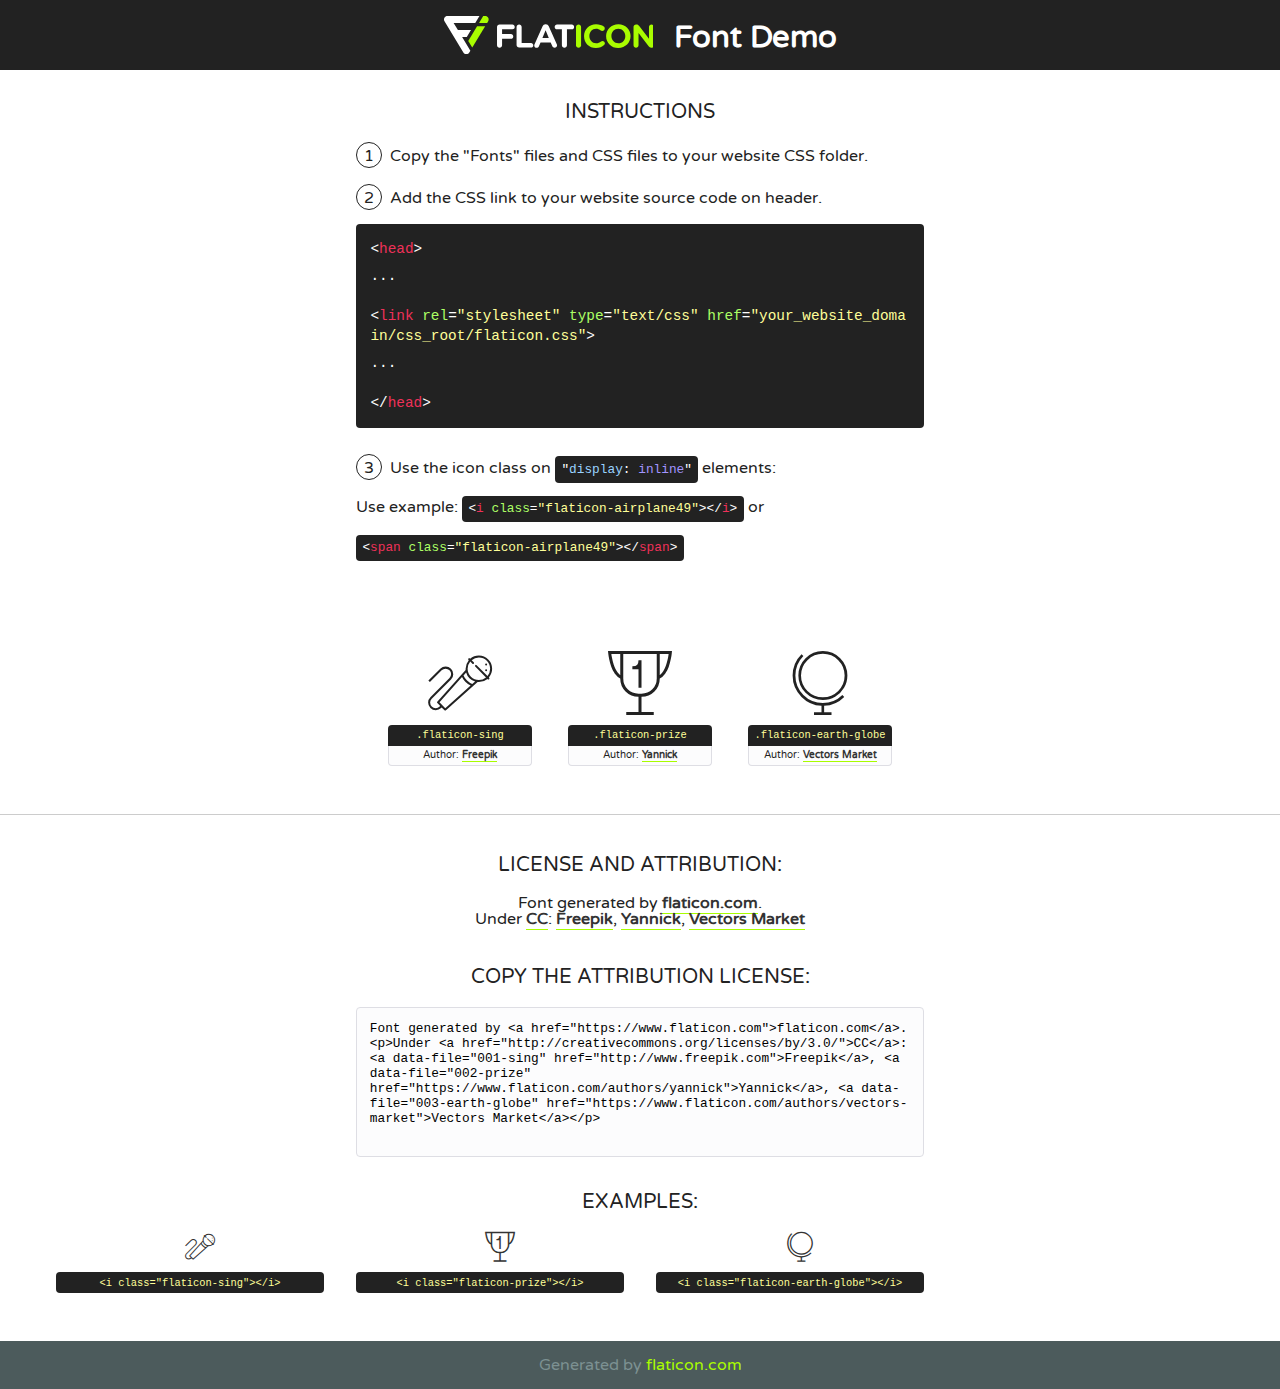
<file: vendors/flat-icon/font/flaticon.html>
<!DOCTYPE html>
<!--
  Flaticon icon font: Flaticon
  Creation date: 20/02/2019 11:43
-->
<html>
<!DOCTYPE html>
<html>

<head>
    <title>Flaticon WebFont</title>
    <link href="http://fonts.googleapis.com/css?family=Varela+Round" rel="stylesheet" type="text/css" />
    <link rel="stylesheet" type="text/css" href="flaticon.css">
    <meta charset="UTF-8">
    <style>
    html, body, div, span, applet, object, iframe,
    h1, h2, h3, h4, h5, h6, p, blockquote, pre,
    a, abbr, acronym, address, big, cite, code,
    del, dfn, em, img, ins, kbd, q, s, samp,
    small, strike, strong, sub, sup, tt, var,
    b, u, i, center,
    dl, dt, dd, ol, ul, li,
    fieldset, form, label, legend,
    table, caption, tbody, tfoot, thead, tr, th, td,
    article, aside, canvas, details, embed, 
    figure, figcaption, footer, header, hgroup, 
    menu, nav, output, ruby, section, summary,
    time, mark, audio, video {
        margin: 0;
        padding: 0;
        border: 0;
        font-size: 100%;
        font: inherit;
        vertical-align: baseline;
    }
    /* HTML5 display-role reset for older browsers */
    article, aside, details, figcaption, figure, 
    footer, header, hgroup, menu, nav, section {
        display: block;
    }
    body {
        line-height: 1;
    }
    ol, ul {
        list-style: none;
    }
    blockquote, q {
        quotes: none;
    }
    blockquote:before, blockquote:after,
    q:before, q:after {
        content: '';
        content: none;
    }
    table {
        border-collapse: collapse;
        border-spacing: 0;
    }
    body {
        font-family: 'Varela Round', Helvetica, Arial, sans-serif;
        font-size: 16px;
        color: #222;
    }
    a {
        color: #333;
        border-bottom: 1px solid #a9fd00;
        font-weight: bold;
        text-decoration: none;
    }
    * {
        -moz-box-sizing: border-box;
        -webkit-box-sizing: border-box;
        box-sizing: border-box;
        margin: 0;
        padding: 0;
    }
    [class^="flaticon-"]:before, [class*=" flaticon-"]:before, [class^="flaticon-"]:after, [class*=" flaticon-"]:after {
        font-family: Flaticon;
        font-size: 30px;
        font-style: normal;
        margin-left: 20px;
        color: #333;
    }
    .wrapper {
        max-width: 600px;
        margin: auto;
        padding: 0 1em;
    }
    .title {
        font-size: 1.25em;
        text-align: center;
        margin-bottom: 1em;
        text-transform: uppercase;
    }
    header {
        text-align: center;
        background-color: #222;
        color: #fff;
        padding: 1em;
    }
    header .logo {
        width: 210px;
        height: 38px;
        display: inline-block;
        vertical-align: middle;
        margin-right: 1em;
        border: none;
    }
    header strong {
        font-size: 1.95em;
        font-weight: bold;
        vertical-align: middle;
        margin-top: 5px;
        display: inline-block;
    }
    .demo {
        margin: 2em auto;
        line-height: 1.25em;
    }
    .demo ul li {
        margin-bottom: 1em;
    }
    .demo ul li .num {
        color: #222;
        border-radius: 20px;
        display: inline-block;
        width: 26px;
        padding: 3px;
        height: 26px;
        text-align: center;
        margin-right: 0.5em;
        border: 1px solid #222;
    }
    .demo ul li code {
        background-color: #222;
        border-radius: 4px;
        padding: 0.25em 0.5em;
        display: inline-block;
        color: #fff;
        font-family: Consolas,Monaco,Lucida Console,Liberation Mono,DejaVu Sans Mono,Bitstream Vera Sans Mono,Courier New, monospace;
        font-weight: lighter;
        margin-top: 1em;
        font-size: 0.8em;
        word-break: break-all;
    }
    .demo ul li code.big {
        padding: 1em;
        font-size: 0.9em;
    }
    .demo ul li code .red {
        color: #EF3159;
    }
    .demo ul li code .green {
        color: #ACFF65;
    }
    .demo ul li code .yellow {
        color: #FFFF99;
    }
    .demo ul li code .blue {
        color: #99D3FF;
    }
    .demo ul li code .purple {
        color: #A295FF;
    }
    .demo ul li code .dots {
        margin-top: 0.5em;
        display: block;
    }
    #glyphs {
        border-bottom: 1px solid #ccc;
        padding: 2em 0;
        text-align: center;
    }
    .glyph {
        display: inline-block;
        width: 9em;
        margin: 1em;
        text-align: center;
        vertical-align: top;
        background: #FFF;
    }
    .glyph .glyph-icon {
        padding: 10px;
        display: block;
        font-family:"Flaticon";
        font-size: 64px;
        line-height: 1;
    }
    .glyph .glyph-icon:before {
        font-size: 64px;
        color: #222;
        margin-left: 0;
    }
    .class-name {
        font-size: 0.65em;
        background-color: #222;
        color: #fff;
        border-radius: 4px 4px 0 0;
        padding: 0.5em;
        color: #FFFF99;
        font-family: Consolas,Monaco,Lucida Console,Liberation Mono,DejaVu Sans Mono,Bitstream Vera Sans Mono,Courier New, monospace;
    }
    .author-name {
        font-size: 0.6em;
        background-color: #fcfcfd;
        border: 1px solid #DEDEE4;
        border-top: 0;
        border-radius: 0 0 4px 4px;
        padding: 0.5em;
    }
    .class-name:last-child {
        font-size: 10px;
        color:#888;
    }
    .class-name:last-child a {
        font-size: 10px;
        color:#555;
    }
    .class-name:last-child a:hover {
        color:#a9fd00;
    }
    .glyph > input {
        display: block;
        width: 100px;
        margin: 5px auto;
        text-align: center;
        font-size: 12px;
        cursor: text;
    }
    .glyph > input.icon-input {
        font-family:"Flaticon";
        font-size: 16px;
        margin-bottom: 10px;
    }
    .attribution .title {
        margin-top: 2em;
    }
    .attribution textarea {
        background-color: #fcfcfd;
        padding: 1em;
        border: none;
        box-shadow: none;
        border: 1px solid #DEDEE4;
        border-radius: 4px;
        resize: none;
        width: 100%;
        height: 150px;
        font-size: 0.8em;
        font-family: Consolas,Monaco,Lucida Console,Liberation Mono,DejaVu Sans Mono,Bitstream Vera Sans Mono,Courier New, monospace;
        -webkit-appearance: none;
    }
    .iconsuse {
        margin: 2em auto;
        text-align: center;
        max-width: 1200px;
    }
    .iconsuse:after {
        content: '';
        display: table;
        clear: both;
    }
    .iconsuse .image {
        float: left;
        width: 25%;
        padding: 0 1em;
    }
    .iconsuse .image p {
        margin-bottom: 1em;
    }
    .iconsuse .image span {
        display: block;
        font-size: 0.65em;
        background-color: #222;
        color: #fff;
        border-radius: 4px;
        padding: 0.5em;
        color: #FFFF99;
        margin-top: 1em;
        font-family: Consolas,Monaco,Lucida Console,Liberation Mono,DejaVu Sans Mono,Bitstream Vera Sans Mono,Courier New, monospace;
    }
    #footer {
        text-align: center;
        background-color: #4C5B5C;
        color: #7c9192;
        padding: 1em;
    }
    #footer a {
        border: none;
        color: #a9fd00;
        font-weight: normal;
    }
    @media (max-width: 960px) {
        .iconsuse .image {
            width: 50%;
        }
    }
    @media (max-width: 560px) {
        .iconsuse .image {
            width: 100%;
        }
    }
    </style>
</head>

<body class="characters-off">

    <header>
        <a href="https://www.flaticon.com" target="_blank" class="logo">
            <svg version="1.1" xmlns="http://www.w3.org/2000/svg" xmlns:xlink="http://www.w3.org/1999/xlink" xmlns:a="http://ns.adobe.com/AdobeSVGViewerExtensions/3.0/" viewBox="0 0 560.875 102.036" enable-background="new 0 0 560.875 102.036" xml:space="preserve">
                <defs>
                </defs>
                <g>
                    <g class="letters">
                        <path fill="#ffffff" d="M141.596,29.675c0-3.777,2.985-6.767,6.764-6.767h34.438c3.426,0,6.15,2.728,6.15,6.15
                        c0,3.43-2.724,6.149-6.15,6.149h-27.674v13.091h23.719c3.429,0,6.151,2.724,6.151,6.15c0,3.43-2.723,6.149-6.151,6.149h-23.719
                        v17.574c0,3.773-2.986,6.761-6.764,6.761c-3.779,0-6.764-2.989-6.764-6.761V29.675z"></path>
                        <path fill="#ffffff" d="M193.844,29.149c0-3.781,2.985-6.767,6.764-6.767c3.776,0,6.763,2.985,6.763,6.767v42.957h25.039
                        c3.426,0,6.149,2.726,6.149,6.153c0,3.425-2.723,6.15-6.149,6.15h-31.802c-3.779,0-6.764-2.986-6.764-6.768V29.149z"></path>
                        <path fill="#ffffff" d="M241.891,75.71l21.438-48.407c1.492-3.341,4.215-5.357,7.906-5.357h0.792
                        c3.686,0,6.323,2.017,7.815,5.357l21.439,48.407c0.436,0.967,0.701,1.845,0.701,2.723c0,3.602-2.809,6.501-6.414,6.501
                        c-3.161,0-5.269-1.845-6.499-4.655l-4.132-9.661h-27.059l-4.301,10.102c-1.144,2.631-3.426,4.214-6.237,4.214
                        c-3.517,0-6.24-2.81-6.24-6.325C241.1,77.64,241.451,76.677,241.891,75.71z M279.932,58.666l-8.521-20.297l-8.526,20.297H279.932
                        z"></path>
                        <path fill="#ffffff" d="M314.864,35.387H301.86c-3.429,0-6.239-2.813-6.239-6.238c0-3.429,2.811-6.24,6.239-6.24h39.533
                        c3.426,0,6.237,2.811,6.237,6.24c0,3.425-2.811,6.238-6.237,6.238h-13.001v42.785c0,3.773-2.99,6.761-6.764,6.761
                        c-3.779,0-6.764-2.989-6.764-6.761V35.387z"></path>
                        <path fill="#A9FD00" d="M352.615,29.149c0-3.781,2.985-6.767,6.767-6.767c3.774,0,6.761,2.985,6.761,6.767v49.024
                        c0,3.773-2.987,6.761-6.761,6.761c-3.781,0-6.767-2.989-6.767-6.761V29.149z"></path>
                        <path fill="#A9FD00" d="M374.132,53.836v-0.179c0-17.481,13.178-31.801,32.065-31.801c9.22,0,15.459,2.458,20.557,6.238
                        c1.402,1.054,2.637,2.985,2.637,5.357c0,3.692-2.985,6.59-6.681,6.59c-1.845,0-3.071-0.702-4.044-1.319
                        c-3.776-2.813-7.729-4.393-12.562-4.393c-10.364,0-17.831,8.611-17.831,19.154v0.173c0,10.542,7.291,19.329,17.831,19.329
                        c5.715,0,9.492-1.756,13.359-4.834c1.049-0.874,2.458-1.491,4.039-1.491c3.429,0,6.325,2.813,6.325,6.236
                        c0,2.106-1.056,3.78-2.282,4.834c-5.539,4.834-12.036,7.733-21.878,7.733C387.572,85.464,374.132,71.493,374.132,53.836z"></path>
                        <path fill="#A9FD00" d="M433.009,53.836v-0.179c0-17.481,13.79-31.801,32.766-31.801c18.981,0,32.592,14.143,32.592,31.628v0.173
                        c0,17.483-13.785,31.807-32.769,31.807C446.625,85.464,433.009,71.32,433.009,53.836z M484.224,53.836v-0.179
                        c0-10.539-7.725-19.326-18.626-19.326c-10.893,0-18.449,8.611-18.449,19.154v0.173c0,10.542,7.73,19.329,18.626,19.329
                        C476.676,72.986,484.224,64.378,484.224,53.836z"></path>
                        <path fill="#A9FD00" d="M506.233,29.321c0-3.774,2.99-6.763,6.767-6.763h1.401c3.252,0,5.183,1.583,7.029,3.953l26.093,34.265
                        V29.059c0-3.692,2.99-6.677,6.681-6.677c3.683,0,6.671,2.985,6.671,6.677v48.934c0,3.78-2.987,6.765-6.764,6.765h-0.436
                        c-3.257,0-5.188-1.581-7.034-3.953l-27.056-35.492v32.944c0,3.687-2.985,6.676-6.678,6.676c-3.683,0-6.673-2.989-6.673-6.676
                        V29.321z"></path>
                    </g>
                    <g class="insignia">
                        <path fill="#ffffff" d="M48.372,56.137h12.517l11.156-18.537H37.186L25.688,18.539h57.825L94.668,0H9.271
                        C5.925,0,2.842,1.801,1.198,4.716c-1.644,2.907-1.593,6.482,0.134,9.343l50.38,83.501c1.678,2.781,4.689,4.476,7.938,4.476
                        c3.246,0,6.257-1.695,7.935-4.476l2.898-4.804L48.372,56.137z"></path>
                        <g class="i">
                            <path fill="#A9FD00" d="M93.575,18.539h0.031v0.004l21.652,0.004l2.705-4.488c1.727-2.861,1.778-6.436,0.133-9.343
                            C116.454,1.801,113.371,0,110.026,0h-5.294L93.575,18.539z"></path>
                            <polygon fill="#A9FD00" points="88.291,27.356 64.725,66.486 75.519,84.404 109.942,27.356"></polygon>
                        </g>
                    </g>
                </g>
            </svg>
        </a>
        <strong>Font Demo</strong>
    </header>


    <section class="demo wrapper">

        <p class="title">Instructions</p>

        <ul>
            <li>
                <span class="num">1</span>Copy the "Fonts" files and CSS files to your website CSS folder.
            </li>
            <li>
                <span class="num">2</span>Add the CSS link to your website source code on header.
                <code class="big">
                    &lt;<span class="red">head</span>&gt;
                    <br/><span class="dots">...</span>
                    <br/>&lt;<span class="red">link</span> <span class="green">rel</span>=<span class="yellow">"stylesheet"</span> <span class="green">type</span>=<span class="yellow">"text/css"</span> <span class="green">href</span>=<span class="yellow">"your_website_domain/css_root/flaticon.css"</span>&gt;
                    <br/><span class="dots">...</span>
                    <br/>&lt;/<span class="red">head</span>&gt;
                </code>
            </li>

            <li>
                <p>
                    <span class="num">3</span>Use the icon class on <code>"<span class="blue">display</span>:<span class="purple"> inline</span>"</code> elements:
                    <br />
                    Use example: <code>&lt;<span class="red">i</span> <span class="green">class</span>=<span class="yellow">&quot;flaticon-airplane49&quot;</span>&gt;&lt;/<span class="red">i</span>&gt;</code> or <code>&lt;<span class="red">span</span> <span class="green">class</span>=<span class="yellow">&quot;flaticon-airplane49&quot;</span>&gt;&lt;/<span class="red">span</span>&gt;</code>
            </li>
        </ul>

    </section>




   <section id="glyphs">          
    
      
        <div class="glyph"><div class="glyph-icon flaticon-sing"></div>
            <div class="class-name">.flaticon-sing</div>
            <div class="author-name">Author: <a data-file="001-sing" href="http://www.freepik.com">Freepik</a> </div> 
        </div>        
        
        <div class="glyph"><div class="glyph-icon flaticon-prize"></div>
            <div class="class-name">.flaticon-prize</div>
            <div class="author-name">Author: <a data-file="002-prize" href="https://www.flaticon.com/authors/yannick">Yannick</a> </div> 
        </div>        
        
        <div class="glyph"><div class="glyph-icon flaticon-earth-globe"></div>
            <div class="class-name">.flaticon-earth-globe</div>
            <div class="author-name">Author: <a data-file="003-earth-globe" href="https://www.flaticon.com/authors/vectors-market">Vectors Market</a> </div> 
        </div>        
        

    </section>



    <section class="attribution wrapper"   style="text-align:center;">

      <div class="title">License and attribution:</div><div class="attrDiv">Font generated by <a href="https://www.flaticon.com">flaticon.com</a>. <div><p>Under <a href="http://creativecommons.org/licenses/by/3.0/">CC</a>: <a data-file="001-sing" href="http://www.freepik.com">Freepik</a>, <a data-file="002-prize" href="https://www.flaticon.com/authors/yannick">Yannick</a>, <a data-file="003-earth-globe" href="https://www.flaticon.com/authors/vectors-market">Vectors Market</a></p>  </div>
      </div>
      <div class="title">Copy the Attribution License:</div>

    <textarea onclick="this.focus();this.select();">Font generated by &lt;a href=&quot;https://www.flaticon.com&quot;&gt;flaticon.com&lt;/a&gt;. <p>Under <a href="http://creativecommons.org/licenses/by/3.0/">CC</a>: <a data-file="001-sing" href="http://www.freepik.com">Freepik</a>, <a data-file="002-prize" href="https://www.flaticon.com/authors/yannick">Yannick</a>, <a data-file="003-earth-globe" href="https://www.flaticon.com/authors/vectors-market">Vectors Market</a></p>  
     </textarea>

    </section>

    <section class="iconsuse">

          <div class="title">Examples:</div>            
             
            <div class="image">
                <p>
                    <i class="glyph-icon flaticon-sing"></i> 
                    <span>&lt;i class=&quot;flaticon-sing&quot;&gt;&lt;/i&gt;</span>
                </p>
            </div>
            
            <div class="image">
                <p>
                    <i class="glyph-icon flaticon-prize"></i> 
                    <span>&lt;i class=&quot;flaticon-prize&quot;&gt;&lt;/i&gt;</span>
                </p>
            </div>
            
            <div class="image">
                <p>
                    <i class="glyph-icon flaticon-earth-globe"></i> 
                    <span>&lt;i class=&quot;flaticon-earth-globe&quot;&gt;&lt;/i&gt;</span>
                </p>
            </div>
                       
        </div>
                            
    </section>

<div id="footer">
    <div>Generated by <a href="https://www.flaticon.com">flaticon.com</a>
    </div>
</div>



</body>
</html>
</file>
<file: vendors/themify-icons/themify-icons.css>
@font-face {
	font-family: 'themify';
	src:url('fonts/themify.eot?-fvbane');
	src:url('fonts/themify.eot?#iefix-fvbane') format('embedded-opentype'),
		url('fonts/themify.woff?-fvbane') format('woff'),
		url('fonts/themify.ttf?-fvbane') format('truetype'),
		url('fonts/themify.svg?-fvbane#themify') format('svg');
	font-weight: normal;
	font-style: normal;
}

[class^="ti-"], [class*=" ti-"] {
	font-family: 'themify';
	speak: none;
	font-style: normal;
	font-weight: normal;
	font-variant: normal;
	text-transform: none;
	line-height: 1;

	/* Better Font Rendering =========== */
	-webkit-font-smoothing: antialiased;
	-moz-osx-font-smoothing: grayscale;
}

.ti-wand:before {
	content: "\e600";
}
.ti-volume:before {
	content: "\e601";
}
.ti-user:before {
	content: "\e602";
}
.ti-unlock:before {
	content: "\e603";
}
.ti-unlink:before {
	content: "\e604";
}
.ti-trash:before {
	content: "\e605";
}
.ti-thought:before {
	content: "\e606";
}
.ti-target:before {
	content: "\e607";
}
.ti-tag:before {
	content: "\e608";
}
.ti-tablet:before {
	content: "\e609";
}
.ti-star:before {
	content: "\e60a";
}
.ti-spray:before {
	content: "\e60b";
}
.ti-signal:before {
	content: "\e60c";
}
.ti-shopping-cart:before {
	content: "\e60d";
}
.ti-shopping-cart-full:before {
	content: "\e60e";
}
.ti-settings:before {
	content: "\e60f";
}
.ti-search:before {
	content: "\e610";
}
.ti-zoom-in:before {
	content: "\e611";
}
.ti-zoom-out:before {
	content: "\e612";
}
.ti-cut:before {
	content: "\e613";
}
.ti-ruler:before {
	content: "\e614";
}
.ti-ruler-pencil:before {
	content: "\e615";
}
.ti-ruler-alt:before {
	content: "\e616";
}
.ti-bookmark:before {
	content: "\e617";
}
.ti-bookmark-alt:before {
	content: "\e618";
}
.ti-reload:before {
	content: "\e619";
}
.ti-plus:before {
	content: "\e61a";
}
.ti-pin:before {
	content: "\e61b";
}
.ti-pencil:before {
	content: "\e61c";
}
.ti-pencil-alt:before {
	content: "\e61d";
}
.ti-paint-roller:before {
	content: "\e61e";
}
.ti-paint-bucket:before {
	content: "\e61f";
}
.ti-na:before {
	content: "\e620";
}
.ti-mobile:before {
	content: "\e621";
}
.ti-minus:before {
	content: "\e622";
}
.ti-medall:before {
	content: "\e623";
}
.ti-medall-alt:before {
	content: "\e624";
}
.ti-marker:before {
	content: "\e625";
}
.ti-marker-alt:before {
	content: "\e626";
}
.ti-arrow-up:before {
	content: "\e627";
}
.ti-arrow-right:before {
	content: "\e628";
}
.ti-arrow-left:before {
	content: "\e629";
}
.ti-arrow-down:before {
	content: "\e62a";
}
.ti-lock:before {
	content: "\e62b";
}
.ti-location-arrow:before {
	content: "\e62c";
}
.ti-link:before {
	content: "\e62d";
}
.ti-layout:before {
	content: "\e62e";
}
.ti-layers:before {
	content: "\e62f";
}
.ti-layers-alt:before {
	content: "\e630";
}
.ti-key:before {
	content: "\e631";
}
.ti-import:before {
	content: "\e632";
}
.ti-image:before {
	content: "\e633";
}
.ti-heart:before {
	content: "\e634";
}
.ti-heart-broken:before {
	content: "\e635";
}
.ti-hand-stop:before {
	content: "\e636";
}
.ti-hand-open:before {
	content: "\e637";
}
.ti-hand-drag:before {
	content: "\e638";
}
.ti-folder:before {
	content: "\e639";
}
.ti-flag:before {
	content: "\e63a";
}
.ti-flag-alt:before {
	content: "\e63b";
}
.ti-flag-alt-2:before {
	content: "\e63c";
}
.ti-eye:before {
	content: "\e63d";
}
.ti-export:before {
	content: "\e63e";
}
.ti-exchange-vertical:before {
	content: "\e63f";
}
.ti-desktop:before {
	content: "\e640";
}
.ti-cup:before {
	content: "\e641";
}
.ti-crown:before {
	content: "\e642";
}
.ti-comments:before {
	content: "\e643";
}
.ti-comment:before {
	content: "\e644";
}
.ti-comment-alt:before {
	content: "\e645";
}
.ti-close:before {
	content: "\e646";
}
.ti-clip:before {
	content: "\e647";
}
.ti-angle-up:before {
	content: "\e648";
}
.ti-angle-right:before {
	content: "\e649";
}
.ti-angle-left:before {
	content: "\e64a";
}
.ti-angle-down:before {
	content: "\e64b";
}
.ti-check:before {
	content: "\e64c";
}
.ti-check-box:before {
	content: "\e64d";
}
.ti-camera:before {
	content: "\e64e";
}
.ti-announcement:before {
	content: "\e64f";
}
.ti-brush:before {
	content: "\e650";
}
.ti-briefcase:before {
	content: "\e651";
}
.ti-bolt:before {
	content: "\e652";
}
.ti-bolt-alt:before {
	content: "\e653";
}
.ti-blackboard:before {
	content: "\e654";
}
.ti-bag:before {
	content: "\e655";
}
.ti-move:before {
	content: "\e656";
}
.ti-arrows-vertical:before {
	content: "\e657";
}
.ti-arrows-horizontal:before {
	content: "\e658";
}
.ti-fullscreen:before {
	content: "\e659";
}
.ti-arrow-top-right:before {
	content: "\e65a";
}
.ti-arrow-top-left:before {
	content: "\e65b";
}
.ti-arrow-circle-up:before {
	content: "\e65c";
}
.ti-arrow-circle-right:before {
	content: "\e65d";
}
.ti-arrow-circle-left:before {
	content: "\e65e";
}
.ti-arrow-circle-down:before {
	content: "\e65f";
}
.ti-angle-double-up:before {
	content: "\e660";
}
.ti-angle-double-right:before {
	content: "\e661";
}
.ti-angle-double-left:before {
	content: "\e662";
}
.ti-angle-double-down:before {
	content: "\e663";
}
.ti-zip:before {
	content: "\e664";
}
.ti-world:before {
	content: "\e665";
}
.ti-wheelchair:before {
	content: "\e666";
}
.ti-view-list:before {
	content: "\e667";
}
.ti-view-list-alt:before {
	content: "\e668";
}
.ti-view-grid:before {
	content: "\e669";
}
.ti-uppercase:before {
	content: "\e66a";
}
.ti-upload:before {
	content: "\e66b";
}
.ti-underline:before {
	content: "\e66c";
}
.ti-truck:before {
	content: "\e66d";
}
.ti-timer:before {
	content: "\e66e";
}
.ti-ticket:before {
	content: "\e66f";
}
.ti-thumb-up:before {
	content: "\e670";
}
.ti-thumb-down:before {
	content: "\e671";
}
.ti-text:before {
	content: "\e672";
}
.ti-stats-up:before {
	content: "\e673";
}
.ti-stats-down:before {
	content: "\e674";
}
.ti-split-v:before {
	content: "\e675";
}
.ti-split-h:before {
	content: "\e676";
}
.ti-smallcap:before {
	content: "\e677";
}
.ti-shine:before {
	content: "\e678";
}
.ti-shift-right:before {
	content: "\e679";
}
.ti-shift-left:before {
	content: "\e67a";
}
.ti-shield:before {
	content: "\e67b";
}
.ti-notepad:before {
	content: "\e67c";
}
.ti-server:before {
	content: "\e67d";
}
.ti-quote-right:before {
	content: "\e67e";
}
.ti-quote-left:before {
	content: "\e67f";
}
.ti-pulse:before {
	content: "\e680";
}
.ti-printer:before {
	content: "\e681";
}
.ti-power-off:before {
	content: "\e682";
}
.ti-plug:before {
	content: "\e683";
}
.ti-pie-chart:before {
	content: "\e684";
}
.ti-paragraph:before {
	content: "\e685";
}
.ti-panel:before {
	content: "\e686";
}
.ti-package:before {
	content: "\e687";
}
.ti-music:before {
	content: "\e688";
}
.ti-music-alt:before {
	content: "\e689";
}
.ti-mouse:before {
	content: "\e68a";
}
.ti-mouse-alt:before {
	content: "\e68b";
}
.ti-money:before {
	content: "\e68c";
}
.ti-microphone:before {
	content: "\e68d";
}
.ti-menu:before {
	content: "\e68e";
}
.ti-menu-alt:before {
	content: "\e68f";
}
.ti-map:before {
	content: "\e690";
}
.ti-map-alt:before {
	content: "\e691";
}
.ti-loop:before {
	content: "\e692";
}
.ti-location-pin:before {
	content: "\e693";
}
.ti-list:before {
	content: "\e694";
}
.ti-light-bulb:before {
	content: "\e695";
}
.ti-Italic:before {
	content: "\e696";
}
.ti-info:before {
	content: "\e697";
}
.ti-infinite:before {
	content: "\e698";
}
.ti-id-badge:before {
	content: "\e699";
}
.ti-hummer:before {
	content: "\e69a";
}
.ti-home:before {
	content: "\e69b";
}
.ti-help:before {
	content: "\e69c";
}
.ti-headphone:before {
	content: "\e69d";
}
.ti-harddrives:before {
	content: "\e69e";
}
.ti-harddrive:before {
	content: "\e69f";
}
.ti-gift:before {
	content: "\e6a0";
}
.ti-game:before {
	content: "\e6a1";
}
.ti-filter:before {
	content: "\e6a2";
}
.ti-files:before {
	content: "\e6a3";
}
.ti-file:before {
	content: "\e6a4";
}
.ti-eraser:before {
	content: "\e6a5";
}
.ti-envelope:before {
	content: "\e6a6";
}
.ti-download:before {
	content: "\e6a7";
}
.ti-direction:before {
	content: "\e6a8";
}
.ti-direction-alt:before {
	content: "\e6a9";
}
.ti-dashboard:before {
	content: "\e6aa";
}
.ti-control-stop:before {
	content: "\e6ab";
}
.ti-control-shuffle:before {
	content: "\e6ac";
}
.ti-control-play:before {
	content: "\e6ad";
}
.ti-control-pause:before {
	content: "\e6ae";
}
.ti-control-forward:before {
	content: "\e6af";
}
.ti-control-backward:before {
	content: "\e6b0";
}
.ti-cloud:before {
	content: "\e6b1";
}
.ti-cloud-up:before {
	content: "\e6b2";
}
.ti-cloud-down:before {
	content: "\e6b3";
}
.ti-clipboard:before {
	content: "\e6b4";
}
.ti-car:before {
	content: "\e6b5";
}
.ti-calendar:before {
	content: "\e6b6";
}
.ti-book:before {
	content: "\e6b7";
}
.ti-bell:before {
	content: "\e6b8";
}
.ti-basketball:before {
	content: "\e6b9";
}
.ti-bar-chart:before {
	content: "\e6ba";
}
.ti-bar-chart-alt:before {
	content: "\e6bb";
}
.ti-back-right:before {
	content: "\e6bc";
}
.ti-back-left:before {
	content: "\e6bd";
}
.ti-arrows-corner:before {
	content: "\e6be";
}
.ti-archive:before {
	content: "\e6bf";
}
.ti-anchor:before {
	content: "\e6c0";
}
.ti-align-right:before {
	content: "\e6c1";
}
.ti-align-left:before {
	content: "\e6c2";
}
.ti-align-justify:before {
	content: "\e6c3";
}
.ti-align-center:before {
	content: "\e6c4";
}
.ti-alert:before {
	content: "\e6c5";
}
.ti-alarm-clock:before {
	content: "\e6c6";
}
.ti-agenda:before {
	content: "\e6c7";
}
.ti-write:before {
	content: "\e6c8";
}
.ti-window:before {
	content: "\e6c9";
}
.ti-widgetized:before {
	content: "\e6ca";
}
.ti-widget:before {
	content: "\e6cb";
}
.ti-widget-alt:before {
	content: "\e6cc";
}
.ti-wallet:before {
	content: "\e6cd";
}
.ti-video-clapper:before {
	content: "\e6ce";
}
.ti-video-camera:before {
	content: "\e6cf";
}
.ti-vector:before {
	content: "\e6d0";
}
.ti-themify-logo:before {
	content: "\e6d1";
}
.ti-themify-favicon:before {
	content: "\e6d2";
}
.ti-themify-favicon-alt:before {
	content: "\e6d3";
}
.ti-support:before {
	content: "\e6d4";
}
.ti-stamp:before {
	content: "\e6d5";
}
.ti-split-v-alt:before {
	content: "\e6d6";
}
.ti-slice:before {
	content: "\e6d7";
}
.ti-shortcode:before {
	content: "\e6d8";
}
.ti-shift-right-alt:before {
	content: "\e6d9";
}
.ti-shift-left-alt:before {
	content: "\e6da";
}
.ti-ruler-alt-2:before {
	content: "\e6db";
}
.ti-receipt:before {
	content: "\e6dc";
}
.ti-pin2:before {
	content: "\e6dd";
}
.ti-pin-alt:before {
	content: "\e6de";
}
.ti-pencil-alt2:before {
	content: "\e6df";
}
.ti-palette:before {
	content: "\e6e0";
}
.ti-more:before {
	content: "\e6e1";
}
.ti-more-alt:before {
	content: "\e6e2";
}
.ti-microphone-alt:before {
	content: "\e6e3";
}
.ti-magnet:before {
	content: "\e6e4";
}
.ti-line-double:before {
	content: "\e6e5";
}
.ti-line-dotted:before {
	content: "\e6e6";
}
.ti-line-dashed:before {
	content: "\e6e7";
}
.ti-layout-width-full:before {
	content: "\e6e8";
}
.ti-layout-width-default:before {
	content: "\e6e9";
}
.ti-layout-width-default-alt:before {
	content: "\e6ea";
}
.ti-layout-tab:before {
	content: "\e6eb";
}
.ti-layout-tab-window:before {
	content: "\e6ec";
}
.ti-layout-tab-v:before {
	content: "\e6ed";
}
.ti-layout-tab-min:before {
	content: "\e6ee";
}
.ti-layout-slider:before {
	content: "\e6ef";
}
.ti-layout-slider-alt:before {
	content: "\e6f0";
}
.ti-layout-sidebar-right:before {
	content: "\e6f1";
}
.ti-layout-sidebar-none:before {
	content: "\e6f2";
}
.ti-layout-sidebar-left:before {
	content: "\e6f3";
}
.ti-layout-placeholder:before {
	content: "\e6f4";
}
.ti-layout-menu:before {
	content: "\e6f5";
}
.ti-layout-menu-v:before {
	content: "\e6f6";
}
.ti-layout-menu-separated:before {
	content: "\e6f7";
}
.ti-layout-menu-full:before {
	content: "\e6f8";
}
.ti-layout-media-right-alt:before {
	content: "\e6f9";
}
.ti-layout-media-right:before {
	content: "\e6fa";
}
.ti-layout-media-overlay:before {
	content: "\e6fb";
}
.ti-layout-media-overlay-alt:before {
	content: "\e6fc";
}
.ti-layout-media-overlay-alt-2:before {
	content: "\e6fd";
}
.ti-layout-media-left-alt:before {
	content: "\e6fe";
}
.ti-layout-media-left:before {
	content: "\e6ff";
}
.ti-layout-media-center-alt:before {
	content: "\e700";
}
.ti-layout-media-center:before {
	content: "\e701";
}
.ti-layout-list-thumb:before {
	content: "\e702";
}
.ti-layout-list-thumb-alt:before {
	content: "\e703";
}
.ti-layout-list-post:before {
	content: "\e704";
}
.ti-layout-list-large-image:before {
	content: "\e705";
}
.ti-layout-line-solid:before {
	content: "\e706";
}
.ti-layout-grid4:before {
	content: "\e707";
}
.ti-layout-grid3:before {
	content: "\e708";
}
.ti-layout-grid2:before {
	content: "\e709";
}
.ti-layout-grid2-thumb:before {
	content: "\e70a";
}
.ti-layout-cta-right:before {
	content: "\e70b";
}
.ti-layout-cta-left:before {
	content: "\e70c";
}
.ti-layout-cta-center:before {
	content: "\e70d";
}
.ti-layout-cta-btn-right:before {
	content: "\e70e";
}
.ti-layout-cta-btn-left:before {
	content: "\e70f";
}
.ti-layout-column4:before {
	content: "\e710";
}
.ti-layout-column3:before {
	content: "\e711";
}
.ti-layout-column2:before {
	content: "\e712";
}
.ti-layout-accordion-separated:before {
	content: "\e713";
}
.ti-layout-accordion-merged:before {
	content: "\e714";
}
.ti-layout-accordion-list:before {
	content: "\e715";
}
.ti-ink-pen:before {
	content: "\e716";
}
.ti-info-alt:before {
	content: "\e717";
}
.ti-help-alt:before {
	content: "\e718";
}
.ti-headphone-alt:before {
	content: "\e719";
}
.ti-hand-point-up:before {
	content: "\e71a";
}
.ti-hand-point-right:before {
	content: "\e71b";
}
.ti-hand-point-left:before {
	content: "\e71c";
}
.ti-hand-point-down:before {
	content: "\e71d";
}
.ti-gallery:before {
	content: "\e71e";
}
.ti-face-smile:before {
	content: "\e71f";
}
.ti-face-sad:before {
	content: "\e720";
}
.ti-credit-card:before {
	content: "\e721";
}
.ti-control-skip-forward:before {
	content: "\e722";
}
.ti-control-skip-backward:before {
	content: "\e723";
}
.ti-control-record:before {
	content: "\e724";
}
.ti-control-eject:before {
	content: "\e725";
}
.ti-comments-smiley:before {
	content: "\e726";
}
.ti-brush-alt:before {
	content: "\e727";
}
.ti-youtube:before {
	content: "\e728";
}
.ti-vimeo:before {
	content: "\e729";
}
.ti-twitter:before {
	content: "\e72a";
}
.ti-time:before {
	content: "\e72b";
}
.ti-tumblr:before {
	content: "\e72c";
}
.ti-skype:before {
	content: "\e72d";
}
.ti-share:before {
	content: "\e72e";
}
.ti-share-alt:before {
	content: "\e72f";
}
.ti-rocket:before {
	content: "\e730";
}
.ti-pinterest:before {
	content: "\e731";
}
.ti-new-window:before {
	content: "\e732";
}
.ti-microsoft:before {
	content: "\e733";
}
.ti-list-ol:before {
	content: "\e734";
}
.ti-linkedin:before {
	content: "\e735";
}
.ti-layout-sidebar-2:before {
	content: "\e736";
}
.ti-layout-grid4-alt:before {
	content: "\e737";
}
.ti-layout-grid3-alt:before {
	content: "\e738";
}
.ti-layout-grid2-alt:before {
	content: "\e739";
}
.ti-layout-column4-alt:before {
	content: "\e73a";
}
.ti-layout-column3-alt:before {
	content: "\e73b";
}
.ti-layout-column2-alt:before {
	content: "\e73c";
}
.ti-instagram:before {
	content: "\e73d";
}
.ti-google:before {
	content: "\e73e";
}
.ti-github:before {
	content: "\e73f";
}
.ti-flickr:before {
	content: "\e740";
}
.ti-facebook:before {
	content: "\e741";
}
.ti-dropbox:before {
	content: "\e742";
}
.ti-dribbble:before {
	content: "\e743";
}
.ti-apple:before {
	content: "\e744";
}
.ti-android:before {
	content: "\e745";
}
.ti-save:before {
	content: "\e746";
}
.ti-save-alt:before {
	content: "\e747";
}
.ti-yahoo:before {
	content: "\e748";
}
.ti-wordpress:before {
	content: "\e749";
}
.ti-vimeo-alt:before {
	content: "\e74a";
}
.ti-twitter-alt:before {
	content: "\e74b";
}
.ti-tumblr-alt:before {
	content: "\e74c";
}
.ti-trello:before {
	content: "\e74d";
}
.ti-stack-overflow:before {
	content: "\e74e";
}
.ti-soundcloud:before {
	content: "\e74f";
}
.ti-sharethis:before {
	content: "\e750";
}
.ti-sharethis-alt:before {
	content: "\e751";
}
.ti-reddit:before {
	content: "\e752";
}
.ti-pinterest-alt:before {
	content: "\e753";
}
.ti-microsoft-alt:before {
	content: "\e754";
}
.ti-linux:before {
	content: "\e755";
}
.ti-jsfiddle:before {
	content: "\e756";
}
.ti-joomla:before {
	content: "\e757";
}
.ti-html5:before {
	content: "\e758";
}
.ti-flickr-alt:before {
	content: "\e759";
}
.ti-email:before {
	content: "\e75a";
}
.ti-drupal:before {
	content: "\e75b";
}
.ti-dropbox-alt:before {
	content: "\e75c";
}
.ti-css3:before {
	content: "\e75d";
}
.ti-rss:before {
	content: "\e75e";
}
.ti-rss-alt:before {
	content: "\e75f";
}
</file>
<file: vendors/linericon/style.css>
@font-face {
	font-family: 'Linearicons-Free';
	src:url('fonts/Linearicons-Free.eot?w118d');
	src:url('fonts/Linearicons-Free.eot?#iefixw118d') format('embedded-opentype'),
		url('fonts/Linearicons-Free.woff2?w118d') format('woff2'),
		url('fonts/Linearicons-Free.woff?w118d') format('woff'),
		url('fonts/Linearicons-Free.ttf?w118d') format('truetype'),
		url('fonts/Linearicons-Free.svg?w118d#Linearicons-Free') format('svg');
	font-weight: normal;
	font-style: normal;
}

.lnr {
	font-family: 'Linearicons-Free';
	speak: none;
	font-style: normal;
	font-weight: normal;
	font-variant: normal;
	text-transform: none;
	line-height: 1;

	/* Better Font Rendering =========== */
	-webkit-font-smoothing: antialiased;
	-moz-osx-font-smoothing: grayscale;
}

.lnr-home:before {
	content: "\e800";
}
.lnr-apartment:before {
	content: "\e801";
}
.lnr-pencil:before {
	content: "\e802";
}
.lnr-magic-wand:before {
	content: "\e803";
}
.lnr-drop:before {
	content: "\e804";
}
.lnr-lighter:before {
	content: "\e805";
}
.lnr-poop:before {
	content: "\e806";
}
.lnr-sun:before {
	content: "\e807";
}
.lnr-moon:before {
	content: "\e808";
}
.lnr-cloud:before {
	content: "\e809";
}
.lnr-cloud-upload:before {
	content: "\e80a";
}
.lnr-cloud-download:before {
	content: "\e80b";
}
.lnr-cloud-sync:before {
	content: "\e80c";
}
.lnr-cloud-check:before {
	content: "\e80d";
}
.lnr-database:before {
	content: "\e80e";
}
.lnr-lock:before {
	content: "\e80f";
}
.lnr-cog:before {
	content: "\e810";
}
.lnr-trash:before {
	content: "\e811";
}
.lnr-dice:before {
	content: "\e812";
}
.lnr-heart:before {
	content: "\e813";
}
.lnr-star:before {
	content: "\e814";
}
.lnr-star-half:before {
	content: "\e815";
}
.lnr-star-empty:before {
	content: "\e816";
}
.lnr-flag:before {
	content: "\e817";
}
.lnr-envelope:before {
	content: "\e818";
}
.lnr-paperclip:before {
	content: "\e819";
}
.lnr-inbox:before {
	content: "\e81a";
}
.lnr-eye:before {
	content: "\e81b";
}
.lnr-printer:before {
	content: "\e81c";
}
.lnr-file-empty:before {
	content: "\e81d";
}
.lnr-file-add:before {
	content: "\e81e";
}
.lnr-enter:before {
	content: "\e81f";
}
.lnr-exit:before {
	content: "\e820";
}
.lnr-graduation-hat:before {
	content: "\e821";
}
.lnr-license:before {
	content: "\e822";
}
.lnr-music-note:before {
	content: "\e823";
}
.lnr-film-play:before {
	content: "\e824";
}
.lnr-camera-video:before {
	content: "\e825";
}
.lnr-camera:before {
	content: "\e826";
}
.lnr-picture:before {
	content: "\e827";
}
.lnr-book:before {
	content: "\e828";
}
.lnr-bookmark:before {
	content: "\e829";
}
.lnr-user:before {
	content: "\e82a";
}
.lnr-users:before {
	content: "\e82b";
}
.lnr-shirt:before {
	content: "\e82c";
}
.lnr-store:before {
	content: "\e82d";
}
.lnr-cart:before {
	content: "\e82e";
}
.lnr-tag:before {
	content: "\e82f";
}
.lnr-phone-handset:before {
	content: "\e830";
}
.lnr-phone:before {
	content: "\e831";
}
.lnr-pushpin:before {
	content: "\e832";
}
.lnr-map-marker:before {
	content: "\e833";
}
.lnr-map:before {
	content: "\e834";
}
.lnr-location:before {
	content: "\e835";
}
.lnr-calendar-full:before {
	content: "\e836";
}
.lnr-keyboard:before {
	content: "\e837";
}
.lnr-spell-check:before {
	content: "\e838";
}
.lnr-screen:before {
	content: "\e839";
}
.lnr-smartphone:before {
	content: "\e83a";
}
.lnr-tablet:before {
	content: "\e83b";
}
.lnr-laptop:before {
	content: "\e83c";
}
.lnr-laptop-phone:before {
	content: "\e83d";
}
.lnr-power-switch:before {
	content: "\e83e";
}
.lnr-bubble:before {
	content: "\e83f";
}
.lnr-heart-pulse:before {
	content: "\e840";
}
.lnr-construction:before {
	content: "\e841";
}
.lnr-pie-chart:before {
	content: "\e842";
}
.lnr-chart-bars:before {
	content: "\e843";
}
.lnr-gift:before {
	content: "\e844";
}
.lnr-diamond:before {
	content: "\e845";
}
.lnr-linearicons:before {
	content: "\e846";
}
.lnr-dinner:before {
	content: "\e847";
}
.lnr-coffee-cup:before {
	content: "\e848";
}
.lnr-leaf:before {
	content: "\e849";
}
.lnr-paw:before {
	content: "\e84a";
}
.lnr-rocket:before {
	content: "\e84b";
}
.lnr-briefcase:before {
	content: "\e84c";
}
.lnr-bus:before {
	content: "\e84d";
}
.lnr-car:before {
	content: "\e84e";
}
.lnr-train:before {
	content: "\e84f";
}
.lnr-bicycle:before {
	content: "\e850";
}
.lnr-wheelchair:before {
	content: "\e851";
}
.lnr-select:before {
	content: "\e852";
}
.lnr-earth:before {
	content: "\e853";
}
.lnr-smile:before {
	content: "\e854";
}
.lnr-sad:before {
	content: "\e855";
}
.lnr-neutral:before {
	content: "\e856";
}
.lnr-mustache:before {
	content: "\e857";
}
.lnr-alarm:before {
	content: "\e858";
}
.lnr-bullhorn:before {
	content: "\e859";
}
.lnr-volume-high:before {
	content: "\e85a";
}
.lnr-volume-medium:before {
	content: "\e85b";
}
.lnr-volume-low:before {
	content: "\e85c";
}
.lnr-volume:before {
	content: "\e85d";
}
.lnr-mic:before {
	content: "\e85e";
}
.lnr-hourglass:before {
	content: "\e85f";
}
.lnr-undo:before {
	content: "\e860";
}
.lnr-redo:before {
	content: "\e861";
}
.lnr-sync:before {
	content: "\e862";
}
.lnr-history:before {
	content: "\e863";
}
.lnr-clock:before {
	content: "\e864";
}
.lnr-download:before {
	content: "\e865";
}
.lnr-upload:before {
	content: "\e866";
}
.lnr-enter-down:before {
	content: "\e867";
}
.lnr-exit-up:before {
	content: "\e868";
}
.lnr-bug:before {
	content: "\e869";
}
.lnr-code:before {
	content: "\e86a";
}
.lnr-link:before {
	content: "\e86b";
}
.lnr-unlink:before {
	content: "\e86c";
}
.lnr-thumbs-up:before {
	content: "\e86d";
}
.lnr-thumbs-down:before {
	content: "\e86e";
}
.lnr-magnifier:before {
	content: "\e86f";
}
.lnr-cross:before {
	content: "\e870";
}
.lnr-menu:before {
	content: "\e871";
}
.lnr-list:before {
	content: "\e872";
}
.lnr-chevron-up:before {
	content: "\e873";
}
.lnr-chevron-down:before {
	content: "\e874";
}
.lnr-chevron-left:before {
	content: "\e875";
}
.lnr-chevron-right:before {
	content: "\e876";
}
.lnr-arrow-up:before {
	content: "\e877";
}
.lnr-arrow-down:before {
	content: "\e878";
}
.lnr-arrow-left:before {
	content: "\e879";
}
.lnr-arrow-right:before {
	content: "\e87a";
}
.lnr-move:before {
	content: "\e87b";
}
.lnr-warning:before {
	content: "\e87c";
}
.lnr-question-circle:before {
	content: "\e87d";
}
.lnr-menu-circle:before {
	content: "\e87e";
}
.lnr-checkmark-circle:before {
	content: "\e87f";
}
.lnr-cross-circle:before {
	content: "\e880";
}
.lnr-plus-circle:before {
	content: "\e881";
}
.lnr-circle-minus:before {
	content: "\e882";
}
.lnr-arrow-up-circle:before {
	content: "\e883";
}
.lnr-arrow-down-circle:before {
	content: "\e884";
}
.lnr-arrow-left-circle:before {
	content: "\e885";
}
.lnr-arrow-right-circle:before {
	content: "\e886";
}
.lnr-chevron-up-circle:before {
	content: "\e887";
}
.lnr-chevron-down-circle:before {
	content: "\e888";
}
.lnr-chevron-left-circle:before {
	content: "\e889";
}
.lnr-chevron-right-circle:before {
	content: "\e88a";
}
.lnr-crop:before {
	content: "\e88b";
}
.lnr-frame-expand:before {
	content: "\e88c";
}
.lnr-frame-contract:before {
	content: "\e88d";
}
.lnr-layers:before {
	content: "\e88e";
}
.lnr-funnel:before {
	content: "\e88f";
}
.lnr-text-format:before {
	content: "\e890";
}
.lnr-text-format-remove:before {
	content: "\e891";
}
.lnr-text-size:before {
	content: "\e892";
}
.lnr-bold:before {
	content: "\e893";
}
.lnr-italic:before {
	content: "\e894";
}
.lnr-underline:before {
	content: "\e895";
}
.lnr-strikethrough:before {
	content: "\e896";
}
.lnr-highlight:before {
	content: "\e897";
}
.lnr-text-align-left:before {
	content: "\e898";
}
.lnr-text-align-center:before {
	content: "\e899";
}
.lnr-text-align-right:before {
	content: "\e89a";
}
.lnr-text-align-justify:before {
	content: "\e89b";
}
.lnr-line-spacing:before {
	content: "\e89c";
}
.lnr-indent-increase:before {
	content: "\e89d";
}
.lnr-indent-decrease:before {
	content: "\e89e";
}
.lnr-pilcrow:before {
	content: "\e89f";
}
.lnr-direction-ltr:before {
	content: "\e8a0";
}
.lnr-direction-rtl:before {
	content: "\e8a1";
}
.lnr-page-break:before {
	content: "\e8a2";
}
.lnr-sort-alpha-asc:before {
	content: "\e8a3";
}
.lnr-sort-amount-asc:before {
	content: "\e8a4";
}
.lnr-hand:before {
	content: "\e8a5";
}
.lnr-pointer-up:before {
	content: "\e8a6";
}
.lnr-pointer-right:before {
	content: "\e8a7";
}
.lnr-pointer-down:before {
	content: "\e8a8";
}
.lnr-pointer-left:before {
	content: "\e8a9";
}
</file>
<file: vendors/flat-icon/font/flaticon.css>
/*
  	Flaticon icon font: Flaticon
  	Creation date: 20/02/2019 11:43
  	*/

@font-face {
  font-family: "Flaticon";
  src: url("./Flaticon.eot");
  src: url("./Flaticon.eot?#iefix") format("embedded-opentype"),
       url("./Flaticon.woff2") format("woff2"),
       url("./Flaticon.woff") format("woff"),
       url("./Flaticon.ttf") format("truetype"),
       url("./Flaticon.svg#Flaticon") format("svg");
  font-weight: normal;
  font-style: normal;
}

@media screen and (-webkit-min-device-pixel-ratio:0) {
  @font-face {
    font-family: "Flaticon";
    src: url("./Flaticon.svg#Flaticon") format("svg");
  }
}

[class^="flaticon-"]:before, [class*=" flaticon-"]:before,
[class^="flaticon-"]:after, [class*=" flaticon-"]:after {   
  font-family: Flaticon;
        font-size: 20px;
font-style: normal;
margin-left: 20px;
}

.flaticon-sing:before { content: "\f100"; }
.flaticon-prize:before { content: "\f101"; }
.flaticon-earth-globe:before { content: "\f102"; }
</file>
<file: vendors/nice-select/nice-select.css>
.nice-select {
  -webkit-tap-highlight-color: transparent;
  background-color: #fff;
  border-radius: 5px;
  border: solid 1px #e8e8e8;
  box-sizing: border-box;
  clear: both;
  cursor: pointer;
  display: block;
  float: left;
  font-family: inherit;
  font-size: 14px;
  font-weight: normal;
  height: 42px;
  line-height: 40px;
  outline: none;
  padding-left: 18px;
  padding-right: 30px;
  position: relative;
  text-align: left !important;
  -webkit-transition: all 0.2s ease-in-out;
  transition: all 0.2s ease-in-out;
  -webkit-user-select: none;
     -moz-user-select: none;
      -ms-user-select: none;
          user-select: none;
  white-space: nowrap;
  width: auto; }
  .nice-select:hover {
    border-color: #dbdbdb; }
  .nice-select:active, .nice-select.open, .nice-select:focus {
    border-color: #999; }
  .nice-select:after {
    border-bottom: 2px solid #999;
    border-right: 2px solid #999;
    content: '';
    display: block;
    height: 5px;
    margin-top: -4px;
    pointer-events: none;
    position: absolute;
    right: 12px;
    top: 50%;
    -webkit-transform-origin: 66% 66%;
        -ms-transform-origin: 66% 66%;
            transform-origin: 66% 66%;
    -webkit-transform: rotate(45deg);
        -ms-transform: rotate(45deg);
            transform: rotate(45deg);
    -webkit-transition: all 0.15s ease-in-out;
    transition: all 0.15s ease-in-out;
    width: 5px; }
  .nice-select.open:after {
    -webkit-transform: rotate(-135deg);
        -ms-transform: rotate(-135deg);
            transform: rotate(-135deg); }
  .nice-select.open .list {
    opacity: 1;
    pointer-events: auto;
    -webkit-transform: scale(1) translateY(0);
        -ms-transform: scale(1) translateY(0);
            transform: scale(1) translateY(0); }
  .nice-select.disabled {
    border-color: #ededed;
    color: #999;
    pointer-events: none; }
    .nice-select.disabled:after {
      border-color: #cccccc; }
  .nice-select.wide {
    width: 100%; }
    .nice-select.wide .list {
      left: 0 !important;
      right: 0 !important; }
  .nice-select.right {
    float: right; }
    .nice-select.right .list {
      left: auto;
      right: 0; }
  .nice-select.small {
    font-size: 12px;
    height: 36px;
    line-height: 34px; }
    .nice-select.small:after {
      height: 4px;
      width: 4px; }
    .nice-select.small .option {
      line-height: 34px;
      min-height: 34px; }
  .nice-select .list {
    background-color: #fff;
    border-radius: 5px;
    box-shadow: 0 0 0 1px rgba(68, 68, 68, 0.11);
    box-sizing: border-box;
    margin-top: 4px;
    opacity: 0;
    overflow: hidden;
    padding: 0;
    pointer-events: none;
    position: absolute;
    top: 100%;
    left: 0;
    -webkit-transform-origin: 50% 0;
        -ms-transform-origin: 50% 0;
            transform-origin: 50% 0;
    -webkit-transform: scale(0.75) translateY(-21px);
        -ms-transform: scale(0.75) translateY(-21px);
            transform: scale(0.75) translateY(-21px);
    -webkit-transition: all 0.2s cubic-bezier(0.5, 0, 0, 1.25), opacity 0.15s ease-out;
    transition: all 0.2s cubic-bezier(0.5, 0, 0, 1.25), opacity 0.15s ease-out;
    z-index: 9; }
    .nice-select .list:hover .option:not(:hover) {
      background-color: transparent !important; }
  .nice-select .option {
    cursor: pointer;
    font-weight: 400;
    line-height: 40px;
    list-style: none;
    min-height: 40px;
    outline: none;
    padding-left: 18px;
    padding-right: 29px;
    text-align: left;
    -webkit-transition: all 0.2s;
    transition: all 0.2s; }
    .nice-select .option:hover, .nice-select .option.focus, .nice-select .option.selected.focus {
      background-color: #f6f6f6; }
    .nice-select .option.selected {
      font-weight: bold; }
    .nice-select .option.disabled {
      background-color: transparent;
      color: #999;
      cursor: default; }

.no-csspointerevents .nice-select .list {
  display: none; }

.no-csspointerevents .nice-select.open .list {
  display: block; }
</file>
<file: css/style.css>
@import url("https://fonts.googleapis.com/css?family=Roboto:400,500,700");
.slider-box {
  min-height: 120px;
  margin: 1px;
  box-shadow: 0px 5px 10px 5px #ddd;
  border-radius: 5px; }

.expert-card img {
  padding: 20px; }

/* font family
	============================================================================================ */
/* color variables
	============================================================================================ */
/* google fonts
	============================================================================================ */
/* mixin start
	============================================================================================ */
/* Medium Layout: 1280px */
/* Tablet Layout: 768px */
/* Mobile Layout: 320px */
/* Wide Mobile Layout: 480px */
/* mixin end
	============================================================================================ */
/* global style start
  ============================================================================================ */
body {
  color: #1d3f5a;
  font-family: "Roboto", sans-serif;
  font-size: 16px;
  font-weight: 400;
  letter-spacing: normal;
  line-height: 1.66; }

ul {
  list-style-type: none;
  margin: 0;
  padding: 0; }

a:hover {
  text-decoration: none; }

button {
  cursor: pointer; }
  button:focus {
    outline: 0 !important;
    box-shadow: none !important; }

h1,
h2,
h3,
h4,
h5,
h6 {
  font-family: "Roboto", sans-serif;
  color: #1d3f5a;
  line-height: 1.25;
  font-weight: 700; }

h1,
.h1 {
  font-size: 48px; }

h2,
.h2 {
  font-size: 26px; }
  @media (min-width: 768px) {
    h2,
    .h2 {
      font-size: 36px; } }

h3,
.h3 {
  font-size: 20px; }

.primary-text {
  color: #3ebcb3; }

.bg-gray {
  background-color: #f9f9f9; }

.pb-90px {
  padding-bottom: 60px; }
  @media (min-width: 992px) {
    .pb-90px {
      padding-bottom: 90px; } }

.section-margin {
  margin: 35px 0; }
  @media (min-width: 992px) {
    .section-margin {
      margin: 65px 0; } }
  @media (min-width: 1200px) {
    .section-margin {
      margin: 75px 0; } }

.section-margin-large {
  margin: 35px 0; }
  @media (min-width: 992px) {
    .section-margin-large {
      margin: 70px 0; } }
  @media (min-width: 1200px) {
    .section-margin-large {
      margin: 75px 0; } }

.section-padding {
  padding: 35px 0; }
  @media (min-width: 992px) {
    .section-padding {
      padding: 65px 0; } }
  @media (min-width: 1200px) {
    .section-padding {
      padding: 75px 0; } }

.generic-margin {
  margin-top: 36px; }
  @media (min-width: 992px) {
    .generic-margin {
      margin-top: 100px; } }
  @media (min-width: 1200px) {
    .generic-margin {
      margin-top: 125px; } }

.text-highlight {
  color: #3ebcb3; }

a.wp-link {
  color: #1d3f5a;
  font-weight: 425;
  text-decoration: underline; }

a.wp-link-normal {
  color: #1d3f5a;
  font-size: 12px;
  text-decoration: underline; }

.intro-text {
  font-size: 24px;
  color: #1d3f5a;
  font-weight: 500; }

/* global style end
  ============================================================================================ */
/* header style start
  ============================================================================================ */
.header_area {
  position: absolute;
  top: 0;
  left: 0;
  width: 100%;
  z-index: 99;
  transition: background 0.4s, all 0.3s linear; }
  .header_area .navbar-right {
    min-width: 200px;
    text-align: right; }
    @media (max-width: 991px) {
      .header_area .navbar-right {
        margin: 20px 0; } }
  .header_area .navbar-brand {
    margin-right: 69px;
    padding: 0; }
  .header_area .menu_nav {
    width: 100%; }
  .header_area .navbar {
    border: 0px;
    border-radius: 0px;
    width: 100%;
    padding-top: 0;
    padding-bottom: 0; }
    .header_area .navbar .nav-right {
      min-width: 260px; }
    .header_area .navbar .nav .nav-item {
      margin-right: 24px; }
      .header_area .navbar .nav .nav-item .nav-link {
        font-family: "Roboto", sans-serif;
        color: #1d3f5a;
        text-transform: capitalize;
        font-weight: 500;
        padding: 25px 0;
        display: inline-block; }
        .header_area .navbar .nav .nav-item .nav-link:after {
          display: none; }
      .header_area .navbar .nav .nav-item:hover .nav-link, .header_area .navbar .nav .nav-item.active .nav-link {
        color: #3ebcb3;
        opacity: 1; }
      .header_area .navbar .nav .nav-item.submenu {
        position: relative; }
        .header_area .navbar .nav .nav-item.submenu ul {
          border: none;
          padding: 0px;
          border-radius: 0px;
          box-shadow: none;
          margin: 0px;
          background: #fff; }
          @media (min-width: 992px) {
            .header_area .navbar .nav .nav-item.submenu ul {
              position: absolute;
              top: 100%;
              left: 0px;
              min-width: 200px;
              text-align: left;
              opacity: 0;
              transition: all 300ms ease-in;
              visibility: hidden;
              display: block;
              border: none;
              padding: 0px;
              border-radius: 0px;
              box-shadow: 0px 10px 30px 0px rgba(0, 0, 0, 0.4); } }
          .header_area .navbar .nav .nav-item.submenu ul:before {
            content: "";
            width: 0;
            height: 0;
            border-style: solid;
            border-width: 10px 10px 0 10px;
            border-color: #eeeeee transparent transparent transparent;
            position: absolute;
            right: 24px;
            top: 45px;
            z-index: 3;
            opacity: 0;
            transition: all 400ms linear; }
          .header_area .navbar .nav .nav-item.submenu ul .nav-item {
            display: block;
            float: none;
            margin-right: 0px;
            border-bottom: 1px solid #ededed;
            margin-left: 0px;
            transition: all 0.4s linear; }
            .header_area .navbar .nav .nav-item.submenu ul .nav-item .nav-link {
              line-height: 45px;
              color: #3ebcb3 !important;
              padding: 0px 30px;
              transition: all 150ms linear;
              display: block;
              margin-right: 0px; }
            .header_area .navbar .nav .nav-item.submenu ul .nav-item:last-child {
              border-bottom: none; }
            .header_area .navbar .nav .nav-item.submenu ul .nav-item:hover .nav-link {
              background-color: #3ebcb3;
              color: #fff !important; }
        @media (min-width: 992px) {
          .header_area .navbar .nav .nav-item.submenu:hover ul {
            visibility: visible;
            opacity: 1;
            top: 100%; } }
        .header_area .navbar .nav .nav-item.submenu:hover ul .nav-item {
          margin-top: 0px; }
      .header_area .navbar .nav .nav-item:last-child {
        margin-right: 0px; }
  .header_area.navbar_fixed .main_menu {
    position: fixed;
    width: 100%;
    top: -70px;
    left: 0;
    right: 0;
    z-index: 99;
    transform: translateY(70px);
    transition: transform 500ms ease, background 500ms ease;
    -webkit-transition: transform 500ms ease, background 500ms ease;
    box-shadow: 0px 3px 16px 0px rgba(0, 0, 0, 0.1); }
    .header_area.navbar_fixed .main_menu .navbar .nav .nav-item .nav-link {
      line-height: 20px; }
    .header_area.navbar_fixed .main_menu .navbar .nav .nav-item:hover .nav-link, .header_area.navbar_fixed .main_menu .navbar .nav .nav-item.active .nav-link {
      color: #fff; }
  @media (min-width: 992px) {
    .header_area.white_menu .navbar .navbar-brand img {
      display: none; }
      .header_area.white_menu .navbar .navbar-brand img + img {
        display: inline-block; } }
  @media (max-width: 991px) {
    .header_area.white_menu .navbar .navbar-brand img {
      display: inline-block; }
      .header_area.white_menu .navbar .navbar-brand img + img {
        display: none; } }
  .header_area.white_menu .navbar .nav .nav-item .nav-link {
    color: #fff; }
  .header_area.white_menu.navbar_fixed .main_menu .navbar .navbar-brand img {
    display: inline-block; }
    .header_area.white_menu.navbar_fixed .main_menu .navbar .navbar-brand img + img {
      display: none; }
  .header_area.white_menu.navbar_fixed .main_menu .navbar .nav .nav-item .nav-link {
    line-height: 70px; }

/* header style end
  ============================================================================================ */
@media (max-width: 1619px) {
    /* Main Menu Area css
	============================================================================================ */
  .header_area .navbar .search {
    margin-left: 40px; }

    /* End Main Menu Area css
	============================================================================================ */ }
@media (max-width: 1199px) {
    /* Main Menu Area css
	============================================================================================ */
  .header_area .navbar .nav .nav-item {
    margin-right: 28px; }

    /* End Main Menu Area css
	============================================================================================ */
    /* Home Banner Area css
	============================================================================================ */
  .home_banner_area .banner_inner {
    padding: 100px 0px; }

    /* End Home Banner Area css
	============================================================================================ */
  .header_area .navbar .tickets_btn {
    margin-left: 40px; }

  .home_banner_area .banner_inner .banner_content h2 br {
    display: none;
    font-size: 36px; }

  .home_banner_area .banner_inner .banner_content h2 {
    font-size: 36px;
    line-height: 45px; } }
@media (max-width: 991px) {
    /* Main Menu Area css
	============================================================================================ */
  .navbar-toggler {
    border: none;
    border-radius: 0px;
    padding: 0px;
    cursor: pointer;
    margin-top: 27px;
    margin-bottom: 23px; }

  .header_area .navbar {
    background: #fff; }
    .header_area .navbar .nav-item.active .nav-link {
      color: #3ebcb3 !important; }

  .navbar-toggler[aria-expanded="false"] span:nth-child(2) {
    opacity: 1; }

  .navbar-toggler[aria-expanded="true"] span:nth-child(2) {
    opacity: 0; }

  .navbar-toggler[aria-expanded="true"] span:first-child {
    transform: rotate(-45deg);
    position: relative;
    top: 7.5px; }

  .navbar-toggler[aria-expanded="true"] span:last-child {
    transform: rotate(45deg);
    bottom: 6px;
    position: relative; }

  .navbar-toggler span {
    display: block;
    width: 25px;
    height: 3px;
    background: #3ebcb3;
    margin: auto;
    margin-bottom: 4px;
    transition: all 400ms linear;
    cursor: pointer; }

  .navbar .container {
    padding-left: 15px;
    padding-right: 15px; }

  .nav {
    padding: 0px 0px; }

  .header_top .nav {
    padding: 0px; }

  .header_area .navbar .nav .nav-item .nav-link {
    padding: 12px 0;
    margin-right: 0px;
    display: block;
    border-radius: 0px; }

  .header_area .navbar .search {
    margin-left: 0px; }

  .header_area .navbar-collapse {
    max-height: 340px;
    overflow-y: scroll; }

  .header_area .navbar .nav .nav-item.submenu ul .nav-item .nav-link {
    padding: 0px 15px; }

  .header_area .navbar .nav .nav-item {
    margin-right: 0px; }

  .home_banner_area .banner_inner .banner_content .banner_map_img {
    display: none; }

  .header_area.navbar_fixed .main_menu .navbar .nav .nav-item .nav-link {
    line-height: 40px; }

  .header_area.white_menu.navbar_fixed .main_menu .navbar .nav .nav-item .nav-link {
    line-height: 40px; }

  .header_area.white_menu .navbar .nav .nav-item .nav-link {
    color: #222; }

    /* End Main Menu Area css
	============================================================================================ */
    /* Footer Area css
	============================================================================================ */
  .footer_area .col-sm-6 {
    margin-bottom: 30px; }

  .footer_area .footer_inner {
    margin-bottom: -30px; }

    /* End End Footer Area css
	============================================================================================ */
  .home_banner_area .banner_inner .home_left_img {
    display: none; }

  .header_area .navbar .tickets_btn {
    display: none; }

  .home_banner_area .banner_inner {
    padding: 70px 0px 100px 0px; }

  .left_side_text {
    margin-bottom: 50px; } }
@media (max-width: 767px) {
  .home_banner_area {
    min-height: 500px; }

  .home_banner_area .banner_inner {
    min-height: 500px; }

  .home_banner_area .banner_inner .banner_content {
    margin-top: 0px; }

  .home_banner_area .banner_inner .banner_content h3 {
    font-size: 30px; }

  .home_banner_area .banner_inner .banner_content p br {
    display: none; }

  .home_banner_area .banner_inner .banner_content h3 span {
    line-height: 45px;
    padding-bottom: 0px;
    padding-top: 0px; }

    /* Footer Area css
	============================================================================================ */
  .footer-bottom {
    text-align: center; }

  .footer-bottom .footer-social {
    text-align: center;
    margin-top: 15px; }

    /* End End Footer Area css
	============================================================================================ */
  .made_life_inner .nav.nav-tabs li {
    flex: 0 0 50%;
    max-width: 50%;
    margin-bottom: 15px; }

  .made_life_inner .nav.nav-tabs {
    margin-bottom: -15px; }

  .made_life_area.made_white .left_side_text {
    margin-bottom: 0px;
    margin-top: 30px; } }
@media (max-width: 575px) {
  .top_menu {
    display: none; }

    /* Home Banner Area css
	============================================================================================ */
  .home_banner_area .banner_inner .banner_content h2 {
    font-size: 28px;
    line-height: 38px; }

  .home_banner_area {
    min-height: 450px; }

  .home_banner_area .banner_inner {
    min-height: 450px; }

  .home_banner_area .banner_inner .banner_content img {
    display: none; }

  .home_banner_area .banner_inner .banner_content h5 {
    margin-top: 0px; }

    /* End Home Banner Area css
	============================================================================================ */
  .p_120 {
    padding-top: 70px;
    padding-bottom: 70px; }

  .main_title h2 {
    font-size: 25px; }

    /* Elements Area css
	============================================================================================ */
  .sample-text-area {
    padding: 70px 0 70px 0; }

  .generic-blockquote {
    padding: 30px 15px 30px 30px; }

    /* End Elements Area css
	============================================================================================ */
    /* Footer Area css
	============================================================================================ */
  .footer-area {
    padding: 70px 0px; }

    /* End End Footer Area css
	============================================================================================ */
  .pad_top {
    padding-top: 70px; }

  .pad_btm {
    padding-bottom: 70px; } }
@media (max-width: 480px) {
    /* Main Menu Area css
	============================================================================================ */
  .header_area .navbar-collapse {
    max-height: 250px; }

    /* End Main Menu Area css
	============================================================================================ */
    /* Home Banner Area css
	============================================================================================ */
  .home_banner_area .banner_inner .banner_content {
    padding: 30px 15px;
    margin-top: 0px; }

  .banner_content .white_btn {
    display: block; }

  .home_banner_area .banner_inner .banner_content h3 {
    font-size: 24px; }

    /* End Home Banner Area css
	============================================================================================ */
  .banner_area .banner_inner .banner_content h2 {
    font-size: 32px; }

  .banner_btn {
    margin-bottom: 20px; } }
/* banner section start
	============================================================================================ */
.hero-banner {
  padding-top: 120px; }
  .hero-banner p {
    font-size: 18px; }
  @media (min-width: 992px) {
    .hero-banner {
      padding-top: 160px; } }
  .hero-banner h1 {
    margin-bottom: 15px; }
    @media (max-width: 1200px) {
      .hero-banner h1 {
        font-size: 40px; } }
    @media (max-width: 991px) {
      .hero-banner h1 {
        font-size: 30px; } }

.hero-banner-sm {
  padding-top: 140px;
  padding-bottom: 90px; }
  @media (min-width: 992px) {
    .hero-banner-sm {
      padding-top: 240px;
      padding-bottom: 140px; } }
  @media (max-width: 991px) {
    .hero-banner-sm h1 {
      font-size: 38px; } }
  @media (max-width: 768px) {
    .hero-banner-sm h1 {
      font-size: 28px; } }
  .hero-banner-sm p {
    margin-bottom: 0; }

.hero-banner-sm-content {
  max-width: 400px; }

.hero-banner-img {
  min-height: 335px; }

/* banner section end
  ============================================================================================ */
/* breadcrumb section start
  ============================================================================================ */
.banner-breadcrumb {
  display: inline-block; }
  .banner-breadcrumb .breadcrumb {
    background: transparent;
    padding: 0; }
    .banner-breadcrumb .breadcrumb-item {
      padding: .1rem; }
      .banner-breadcrumb .breadcrumb-item a {
        text-transform: capitalize;
        color: #fff; }
      .banner-breadcrumb .breadcrumb-item + .breadcrumb-item::before {
        color: #fff;
        padding-left: .2rem;
        padding-right: .4rem; }
      .banner-breadcrumb .breadcrumb-item.active {
        color: #fff; }

/* breadcrumb section end
  ============================================================================================ */
/* section intro start
	============================================================================================ */
.section-intro {
  max-width: 640px;
  margin-right: auto;
  margin-left: auto; }
  .section-intro .section-title-normal {
    font-size: 1.8em;
    font-style: normal;
    color: #000; }
  .section-intro p {
    font-size: 1.2em;
    margin-bottom: 0; }

.section-intro-img {
  margin-bottom: 10px; }

/* section intro end
	============================================================================================ */
.card-category {
  min-height: 315px;
  min-width: 315px; }
  .card-category .card-category-body {
    padding: 35px 45px;
    box-shadow: 0 2px 10px 0px rgba(58, 59, 101, 0.3);
    border-radius: 2px;
    display: inline-block;
    -webkit-transition: all 0.3s ease 0s;
    -moz-transition: all 0.3s ease 0s;
    -o-transition: all 0.3s ease 0s;
    transition: all 0.3s ease 0s; }
    .card-category .card-category-body h4 {
      font-size: 20px;
      margin-bottom: 15px; }
    .card-category .card-category-body p {
      margin-bottom: 0; }
  .card-category .card-category-author {
    margin-top: 1em; }
    .card-category .card-category-author img {
      display: inline;
      height: 28px;
      width: 28px; }

.card-category-info {
  margin-bottom: 15px; }
  .card-category-info li {
    display: inline-block;
    font-size: 14px;
    color: #888888;
    margin-right: 25px; }
    .card-category-info li:last-child {
      margin-right: 0; }
    .card-category-info li a {
      color: #1d3f5a; }
    .card-category-info li i,
    .card-category-info li span {
      margin-right: 5px; }
  .card-category-info .rating {
    color: #f25c69; }

.service-card {
  background: #f8f8ff;
  -webkit-transition: all 0.3s ease 0s;
  -moz-transition: all 0.3s ease 0s;
  -o-transition: all 0.3s ease 0s;
  transition: all 0.3s ease 0s; }
  .service-card:hover {
    background: #fff; }

.service-card-img {
  padding-top: 60px;
  padding-bottom: 40px;
  max-height: 260px; }
  @media (max-width: 600px) {
    .service-card-img {
      padding-top: 20px;
      padding: 10px; } }

.service-card-body {
  padding: 10px 30px 40px 30px; }
  .service-card-body h3 {
    margin-bottom: 8px; }
    @media (min-width: 768px) {
      .service-card-body h3 {
        margin-bottom: 15px; } }

.card-blog {
  padding: 10px 15px; }
  .card-blog .card-img {
    box-shadow: 0 4px 31px 5px rgba(58, 59, 101, 0.03), 0 2px 4px 0 rgba(0, 0, 0, 0.09);
    border-radius: 5px;
    background: #fff; }
  .card-blog .card-blog-body {
    padding: 3px 1px;
    -webkit-transition: all 0.3s ease 0s;
    -moz-transition: all 0.3s ease 0s;
    -o-transition: all 0.3s ease 0s;
    transition: all 0.3s ease 0s; }
    .card-blog .card-blog-body h4 {
      font-size: 20px;
      margin-bottom: 15px; }
    .card-blog .card-blog-body p {
      margin-bottom: 0; }
  .card-blog:hover .card-blog-body {
    /* box-shadow: 0px 10px 20px 0px rgba(14, 30, 112, 0.1); */ }

.card-blog-info {
  margin-bottom: 15px; }
  .card-blog-info li {
    display: inline-block;
    font-size: 14px;
    color: #888888;
    margin-right: 25px; }
    .card-blog-info li:last-child {
      margin-right: 0; }
    .card-blog-info li a {
      color: #888888; }
    .card-blog-info li i,
    .card-blog-info li span {
      margin-right: 5px; }

.driven-by-tech {
  background-image: url("../img/home/driven-by-tech.png");
  background-position: center;
  background-repeat: no-repeat;
  background-size: auto 100%; }
  @media (min-width: 576px) {
    .driven-by-tech .driven-by-tech-content {
      min-height: 576px; } }
  @media (min-width: 768px) {
    .driven-by-tech .driven-by-tech-content {
      min-height: 576px; } }
  @media (min-width: 992px) {
    .driven-by-tech .driven-by-tech-content {
      min-height: 576px; } }
  @media (min-width: 1200px) {
    .driven-by-tech .driven-by-tech-content {
      min-height: 576px; } }
  @media (min-width: 1440px) {
    .driven-by-tech .driven-by-tech-content {
      min-height: 576px; } }

.faq-box {
  border-top: 1px solid #ddd; }

.panel-heading {
  padding: 5px 5px;
  border-top: 1px solid #ddd; }
  .panel-heading .accordion-toggle {
    font-size: 0.7em;
    color: #000; }
    .panel-heading .accordion-toggle.collapsed:after {
      content: "\f105"; }
  .panel-heading .accordion-toggle:after {
    font-family: 'Font Awesome 5 Free';
    font-style: normal;
    font-weight: 900;
    content: "\f107";
    float: right;
    color: grey;
    vertical-align: middle;
    padding: 5px 5px; }

.panel-body {
  padding: 5px 5px;
  margin-bottom: 5px; }

/*=================== custom button rule start ====================*/
.button {
  display: inline-block;
  background-color: #3ebcb3;
  color: #fff;
  border: 1px solid #3ebcb3;
  border-radius: 5px;
  padding: 8px 25px;
  text-transform: capitalize;
  -webkit-transition: all 0.3s ease 0s;
  -moz-transition: all 0.3s ease 0s;
  -o-transition: all 0.3s ease 0s;
  transition: all 0.3s ease 0s; }
  @media (min-width: 600px) {
    .button {
      padding: 12px 45px; } }

.button-hero {
  font-weight: 500; }

.button-shadow {
  box-shadow: 0px 10px 20px 0px rgba(181, 176, 255, 0.2); }

button.button {
  border: 0; }

/*=================== custom button rule end ====================*/
/* footer style start
  ============================================================================================ */
.footer-area {
  /*padding-top:60px;*/
  border-top: 1px solid #eee; }
  @media (min-width: 1000px) {
    .footer-area {
      /*padding-top: 110px;*/ } }
  .footer-area .footer-nav li {
    margin-top: 18px; }
    .footer-area .footer-nav li a {
      color: #fff; }
      .footer-area .footer-nav li a:hover {
        color: #3ebcb3; }
  .footer-area .primary-btn {
    background-color: #3ebcb3;
    line-height: 42px;
    padding-left: 30px;
    padding-right: 60px;
    border-radius: 25px;
    border: none;
    color: #fff;
    display: inline-block;
    font-weight: 500;
    position: relative;
    -webkit-transition: all 0.3s ease 0s;
    -moz-transition: all 0.3s ease 0s;
    -o-transition: all 0.3s ease 0s;
    transition: all 0.3s ease 0s;
    cursor: pointer;
    text-transform: uppercase;
    position: relative; }
    .footer-area .primary-btn:focus {
      outline: none; }
    .footer-area .primary-btn span {
      color: #fff;
      position: absolute;
      top: 50%;
      transform: translateY(-60%);
      right: 30px;
      -webkit-transition: all 0.3s ease 0s;
      -moz-transition: all 0.3s ease 0s;
      -o-transition: all 0.3s ease 0s;
      transition: all 0.3s ease 0s; }
    .footer-area .primary-btn:hover {
      background-color: #3ebcb3;
      box-shadow: none;
      color: #fff; }
      .footer-area .primary-btn:hover span {
        color: #fff;
        right: 20px; }
    .footer-area .primary-btn.white {
      border: 1px solid #fff;
      color: #fff; }
      .footer-area .primary-btn.white span {
        color: #fff; }
      .footer-area .primary-btn.white:hover {
        background: #fff;
        color: #3ebcb3; }
        .footer-area .primary-btn.white:hover span {
          color: #3ebcb3; }
  .footer-area h6 {
    margin-bottom: 25px;
    font-size: 16px;
    line-height: 1.44;
    font-weight: 500; }

.copy-right-text i,
.copy-right-text a {
  color: #3ebcb3; }

.instafeed {
  margin: -5px; }
  .instafeed li {
    overflow: hidden;
    width: 25%;
    margin-bottom: 0 !important; }
    .instafeed li img {
      margin: 5px; }

.footer-social {
  text-align: right; }
  .footer-social a {
    width: 20px;
    width: 40px;
    display: inline-table;
    height: 40px;
    text-align: center;
    padding-top: 10px;
    -webkit-transition: all 0.3s ease 0s;
    -moz-transition: all 0.3s ease 0s;
    -o-transition: all 0.3s ease 0s;
    transition: all 0.3s ease 0s; }
  .footer-social i,
  .footer-social span {
    font-size: 14px;
    color: rgba(0, 0, 0, 0.9);
    -webkit-transition: all 0.3s ease 0s;
    -moz-transition: all 0.3s ease 0s;
    -o-transition: all 0.3s ease 0s;
    transition: all 0.3s ease 0s; }
  @media (max-width: 991.98px) {
    .footer-social {
      text-align: left;
      margin-top: 20px; } }

.single-footer-widget {
  color: #fff; }
  .single-footer-widget input {
    line-height: 38px;
    border: none;
    background: transparent;
    border: 1px solid #333333;
    font-weight: 400;
    color: #999999;
    padding-left: 20px;
    width: 80%;
    font-size: 14px; }
    .single-footer-widget input:focus {
      outline: 0;
      box-shadow: none; }
    .single-footer-widget input::placeholder {
      font-weight: 400; }
  .single-footer-widget .bb-btn {
    background-color: #3ebcb3;
    color: #fff;
    font-size: 13px;
    font-weight: 300;
    border-radius: 0;
    cursor: pointer; }
  @media (max-width: 960px) {
    .single-footer-widget .nw-btn {
      margin-top: 20px; }
    .single-footer-widget .newsletter {
      padding-bottom: 40px; } }
  .single-footer-widget .info {
    position: absolute;
    margin-top: 3px;
    color: #fff;
    font-size: 14px; }
    .single-footer-widget .info.valid {
      color: green; }
    .single-footer-widget .info.error {
      color: #3ebcb3; }
  .single-footer-widget ::-moz-selection {
    /* Code for Firefox */
    background-color: #3ebcb3;
    color: #1d3f5a; }
  .single-footer-widget ::selection {
    background-color: #3ebcb3;
    color: #1d3f5a; }
  .single-footer-widget ::-webkit-input-placeholder {
    /* WebKit, Blink, Edge */
    color: #1d3f5a;
    font-weight: 300; }
  .single-footer-widget :-moz-placeholder {
    /* Mozilla Firefox 4 to 18 */
    color: #1d3f5a;
    opacity: 1;
    font-weight: 300; }
  .single-footer-widget ::-moz-placeholder {
    /* Mozilla Firefox 19+ */
    color: #1d3f5a;
    opacity: 1;
    font-weight: 300; }
  .single-footer-widget :-ms-input-placeholder {
    /* Internet Explorer 10-11 */
    color: #1d3f5a;
    font-weight: 300; }
  .single-footer-widget ::-ms-input-placeholder {
    /* Microsoft Edge */
    color: #1d3f5a;
    font-weight: 300; }
  @media (max-width: 991.98px) {
    .single-footer-widget {
      margin-bottom: 45px; } }
  .single-footer-widget p {
    color: #1d3f5a; }
  .single-footer-widget ul li {
    margin-bottom: 10px; }
    .single-footer-widget ul li a {
      color: #1d3f5a;
      -webkit-transition: all 0.3s ease 0s;
      -moz-transition: all 0.3s ease 0s;
      -o-transition: all 0.3s ease 0s;
      transition: all 0.3s ease 0s; }
      .single-footer-widget ul li a:hover {
        color: #3ebcb3; }

.footer-bottom {
  width: 33%;
  padding: 18px 0;
  margin-top: 30px;
  border-top: 1px solid #eee; }
  @media (min-width: 1000px) {
    .footer-bottom {
      margin-top: 30px; } }

.footer-text {
  font-size: 11px; }
  .footer-text a,
  .footer-text i {
    color: #3ebcb3; }

/* footer style end
  ============================================================================================ */

/*# sourceMappingURL=style.css.map */
</file>
<file: vendors/themify-icons/demo-files/demo.css>
body {
	font: normal 1em/1.5em Arial, Helvetica, sans-serif;
	max-width: 90%;
	margin: 30px auto 0;
}
h1, h3 {
	font-weight: normal;
}
h3 {
	font-size: 1.4;
	text-transform: uppercase;
	letter-spacing: 1px;
}

.icon-section {
	margin: 0 0 3em;
	clear: both;
	overflow: hidden;
}
.icon-container {
	width: 240px; 
	padding: .7em 0;
	float: left; 
	position: relative;
	text-align: left;
}
.icon-container [class^="ti-"], 
.icon-container [class*=" ti-"] {
	color: #000;
	position: absolute;
	margin-top: 3px;
	transition: .3s;
}
.icon-container:hover [class^="ti-"],
.icon-container:hover [class*=" ti-"] {
	font-size: 2.2em;
	margin-top: -5px;
}
.icon-container:hover .icon-name {
	color: #000;
}
.icon-name {
	color: #aaa;
	margin-left: 35px;
	font-size: .8em;
	transition: .3s;
}
.icon-container:hover .icon-name {
	margin-left: 45px;
}
</file>
<file: vendors/themify-icons/ie7/ie7.css>
.ti-wand {
	*zoom: expression(this.runtimeStyle['zoom'] = '1', this.innerHTML = '&#xe600;');
}
.ti-volume {
	*zoom: expression(this.runtimeStyle['zoom'] = '1', this.innerHTML = '&#xe601;');
}
.ti-user {
	*zoom: expression(this.runtimeStyle['zoom'] = '1', this.innerHTML = '&#xe602;');
}
.ti-unlock {
	*zoom: expression(this.runtimeStyle['zoom'] = '1', this.innerHTML = '&#xe603;');
}
.ti-unlink {
	*zoom: expression(this.runtimeStyle['zoom'] = '1', this.innerHTML = '&#xe604;');
}
.ti-trash {
	*zoom: expression(this.runtimeStyle['zoom'] = '1', this.innerHTML = '&#xe605;');
}
.ti-thought {
	*zoom: expression(this.runtimeStyle['zoom'] = '1', this.innerHTML = '&#xe606;');
}
.ti-target {
	*zoom: expression(this.runtimeStyle['zoom'] = '1', this.innerHTML = '&#xe607;');
}
.ti-tag {
	*zoom: expression(this.runtimeStyle['zoom'] = '1', this.innerHTML = '&#xe608;');
}
.ti-tablet {
	*zoom: expression(this.runtimeStyle['zoom'] = '1', this.innerHTML = '&#xe609;');
}
.ti-star {
	*zoom: expression(this.runtimeStyle['zoom'] = '1', this.innerHTML = '&#xe60a;');
}
.ti-spray {
	*zoom: expression(this.runtimeStyle['zoom'] = '1', this.innerHTML = '&#xe60b;');
}
.ti-signal {
	*zoom: expression(this.runtimeStyle['zoom'] = '1', this.innerHTML = '&#xe60c;');
}
.ti-shopping-cart {
	*zoom: expression(this.runtimeStyle['zoom'] = '1', this.innerHTML = '&#xe60d;');
}
.ti-shopping-cart-full {
	*zoom: expression(this.runtimeStyle['zoom'] = '1', this.innerHTML = '&#xe60e;');
}
.ti-settings {
	*zoom: expression(this.runtimeStyle['zoom'] = '1', this.innerHTML = '&#xe60f;');
}
.ti-search {
	*zoom: expression(this.runtimeStyle['zoom'] = '1', this.innerHTML = '&#xe610;');
}
.ti-zoom-in {
	*zoom: expression(this.runtimeStyle['zoom'] = '1', this.innerHTML = '&#xe611;');
}
.ti-zoom-out {
	*zoom: expression(this.runtimeStyle['zoom'] = '1', this.innerHTML = '&#xe612;');
}
.ti-cut {
	*zoom: expression(this.runtimeStyle['zoom'] = '1', this.innerHTML = '&#xe613;');
}
.ti-ruler {
	*zoom: expression(this.runtimeStyle['zoom'] = '1', this.innerHTML = '&#xe614;');
}
.ti-ruler-pencil {
	*zoom: expression(this.runtimeStyle['zoom'] = '1', this.innerHTML = '&#xe615;');
}
.ti-ruler-alt {
	*zoom: expression(this.runtimeStyle['zoom'] = '1', this.innerHTML = '&#xe616;');
}
.ti-bookmark {
	*zoom: expression(this.runtimeStyle['zoom'] = '1', this.innerHTML = '&#xe617;');
}
.ti-bookmark-alt {
	*zoom: expression(this.runtimeStyle['zoom'] = '1', this.innerHTML = '&#xe618;');
}
.ti-reload {
	*zoom: expression(this.runtimeStyle['zoom'] = '1', this.innerHTML = '&#xe619;');
}
.ti-plus {
	*zoom: expression(this.runtimeStyle['zoom'] = '1', this.innerHTML = '&#xe61a;');
}
.ti-pin {
	*zoom: expression(this.runtimeStyle['zoom'] = '1', this.innerHTML = '&#xe61b;');
}
.ti-pencil {
	*zoom: expression(this.runtimeStyle['zoom'] = '1', this.innerHTML = '&#xe61c;');
}
.ti-pencil-alt {
	*zoom: expression(this.runtimeStyle['zoom'] = '1', this.innerHTML = '&#xe61d;');
}
.ti-paint-roller {
	*zoom: expression(this.runtimeStyle['zoom'] = '1', this.innerHTML = '&#xe61e;');
}
.ti-paint-bucket {
	*zoom: expression(this.runtimeStyle['zoom'] = '1', this.innerHTML = '&#xe61f;');
}
.ti-na {
	*zoom: expression(this.runtimeStyle['zoom'] = '1', this.innerHTML = '&#xe620;');
}
.ti-mobile {
	*zoom: expression(this.runtimeStyle['zoom'] = '1', this.innerHTML = '&#xe621;');
}
.ti-minus {
	*zoom: expression(this.runtimeStyle['zoom'] = '1', this.innerHTML = '&#xe622;');
}
.ti-medall {
	*zoom: expression(this.runtimeStyle['zoom'] = '1', this.innerHTML = '&#xe623;');
}
.ti-medall-alt {
	*zoom: expression(this.runtimeStyle['zoom'] = '1', this.innerHTML = '&#xe624;');
}
.ti-marker {
	*zoom: expression(this.runtimeStyle['zoom'] = '1', this.innerHTML = '&#xe625;');
}
.ti-marker-alt {
	*zoom: expression(this.runtimeStyle['zoom'] = '1', this.innerHTML = '&#xe626;');
}
.ti-arrow-up {
	*zoom: expression(this.runtimeStyle['zoom'] = '1', this.innerHTML = '&#xe627;');
}
.ti-arrow-right {
	*zoom: expression(this.runtimeStyle['zoom'] = '1', this.innerHTML = '&#xe628;');
}
.ti-arrow-left {
	*zoom: expression(this.runtimeStyle['zoom'] = '1', this.innerHTML = '&#xe629;');
}
.ti-arrow-down {
	*zoom: expression(this.runtimeStyle['zoom'] = '1', this.innerHTML = '&#xe62a;');
}
.ti-lock {
	*zoom: expression(this.runtimeStyle['zoom'] = '1', this.innerHTML = '&#xe62b;');
}
.ti-location-arrow {
	*zoom: expression(this.runtimeStyle['zoom'] = '1', this.innerHTML = '&#xe62c;');
}
.ti-link {
	*zoom: expression(this.runtimeStyle['zoom'] = '1', this.innerHTML = '&#xe62d;');
}
.ti-layout {
	*zoom: expression(this.runtimeStyle['zoom'] = '1', this.innerHTML = '&#xe62e;');
}
.ti-layers {
	*zoom: expression(this.runtimeStyle['zoom'] = '1', this.innerHTML = '&#xe62f;');
}
.ti-layers-alt {
	*zoom: expression(this.runtimeStyle['zoom'] = '1', this.innerHTML = '&#xe630;');
}
.ti-key {
	*zoom: expression(this.runtimeStyle['zoom'] = '1', this.innerHTML = '&#xe631;');
}
.ti-import {
	*zoom: expression(this.runtimeStyle['zoom'] = '1', this.innerHTML = '&#xe632;');
}
.ti-image {
	*zoom: expression(this.runtimeStyle['zoom'] = '1', this.innerHTML = '&#xe633;');
}
.ti-heart {
	*zoom: expression(this.runtimeStyle['zoom'] = '1', this.innerHTML = '&#xe634;');
}
.ti-heart-broken {
	*zoom: expression(this.runtimeStyle['zoom'] = '1', this.innerHTML = '&#xe635;');
}
.ti-hand-stop {
	*zoom: expression(this.runtimeStyle['zoom'] = '1', this.innerHTML = '&#xe636;');
}
.ti-hand-open {
	*zoom: expression(this.runtimeStyle['zoom'] = '1', this.innerHTML = '&#xe637;');
}
.ti-hand-drag {
	*zoom: expression(this.runtimeStyle['zoom'] = '1', this.innerHTML = '&#xe638;');
}
.ti-folder {
	*zoom: expression(this.runtimeStyle['zoom'] = '1', this.innerHTML = '&#xe639;');
}
.ti-flag {
	*zoom: expression(this.runtimeStyle['zoom'] = '1', this.innerHTML = '&#xe63a;');
}
.ti-flag-alt {
	*zoom: expression(this.runtimeStyle['zoom'] = '1', this.innerHTML = '&#xe63b;');
}
.ti-flag-alt-2 {
	*zoom: expression(this.runtimeStyle['zoom'] = '1', this.innerHTML = '&#xe63c;');
}
.ti-eye {
	*zoom: expression(this.runtimeStyle['zoom'] = '1', this.innerHTML = '&#xe63d;');
}
.ti-export {
	*zoom: expression(this.runtimeStyle['zoom'] = '1', this.innerHTML = '&#xe63e;');
}
.ti-exchange-vertical {
	*zoom: expression(this.runtimeStyle['zoom'] = '1', this.innerHTML = '&#xe63f;');
}
.ti-desktop {
	*zoom: expression(this.runtimeStyle['zoom'] = '1', this.innerHTML = '&#xe640;');
}
.ti-cup {
	*zoom: expression(this.runtimeStyle['zoom'] = '1', this.innerHTML = '&#xe641;');
}
.ti-crown {
	*zoom: expression(this.runtimeStyle['zoom'] = '1', this.innerHTML = '&#xe642;');
}
.ti-comments {
	*zoom: expression(this.runtimeStyle['zoom'] = '1', this.innerHTML = '&#xe643;');
}
.ti-comment {
	*zoom: expression(this.runtimeStyle['zoom'] = '1', this.innerHTML = '&#xe644;');
}
.ti-comment-alt {
	*zoom: expression(this.runtimeStyle['zoom'] = '1', this.innerHTML = '&#xe645;');
}
.ti-close {
	*zoom: expression(this.runtimeStyle['zoom'] = '1', this.innerHTML = '&#xe646;');
}
.ti-clip {
	*zoom: expression(this.runtimeStyle['zoom'] = '1', this.innerHTML = '&#xe647;');
}
.ti-angle-up {
	*zoom: expression(this.runtimeStyle['zoom'] = '1', this.innerHTML = '&#xe648;');
}
.ti-angle-right {
	*zoom: expression(this.runtimeStyle['zoom'] = '1', this.innerHTML = '&#xe649;');
}
.ti-angle-left {
	*zoom: expression(this.runtimeStyle['zoom'] = '1', this.innerHTML = '&#xe64a;');
}
.ti-angle-down {
	*zoom: expression(this.runtimeStyle['zoom'] = '1', this.innerHTML = '&#xe64b;');
}
.ti-check {
	*zoom: expression(this.runtimeStyle['zoom'] = '1', this.innerHTML = '&#xe64c;');
}
.ti-check-box {
	*zoom: expression(this.runtimeStyle['zoom'] = '1', this.innerHTML = '&#xe64d;');
}
.ti-camera {
	*zoom: expression(this.runtimeStyle['zoom'] = '1', this.innerHTML = '&#xe64e;');
}
.ti-announcement {
	*zoom: expression(this.runtimeStyle['zoom'] = '1', this.innerHTML = '&#xe64f;');
}
.ti-brush {
	*zoom: expression(this.runtimeStyle['zoom'] = '1', this.innerHTML = '&#xe650;');
}
.ti-briefcase {
	*zoom: expression(this.runtimeStyle['zoom'] = '1', this.innerHTML = '&#xe651;');
}
.ti-bolt {
	*zoom: expression(this.runtimeStyle['zoom'] = '1', this.innerHTML = '&#xe652;');
}
.ti-bolt-alt {
	*zoom: expression(this.runtimeStyle['zoom'] = '1', this.innerHTML = '&#xe653;');
}
.ti-blackboard {
	*zoom: expression(this.runtimeStyle['zoom'] = '1', this.innerHTML = '&#xe654;');
}
.ti-bag {
	*zoom: expression(this.runtimeStyle['zoom'] = '1', this.innerHTML = '&#xe655;');
}
.ti-move {
	*zoom: expression(this.runtimeStyle['zoom'] = '1', this.innerHTML = '&#xe656;');
}
.ti-arrows-vertical {
	*zoom: expression(this.runtimeStyle['zoom'] = '1', this.innerHTML = '&#xe657;');
}
.ti-arrows-horizontal {
	*zoom: expression(this.runtimeStyle['zoom'] = '1', this.innerHTML = '&#xe658;');
}
.ti-fullscreen {
	*zoom: expression(this.runtimeStyle['zoom'] = '1', this.innerHTML = '&#xe659;');
}
.ti-arrow-top-right {
	*zoom: expression(this.runtimeStyle['zoom'] = '1', this.innerHTML = '&#xe65a;');
}
.ti-arrow-top-left {
	*zoom: expression(this.runtimeStyle['zoom'] = '1', this.innerHTML = '&#xe65b;');
}
.ti-arrow-circle-up {
	*zoom: expression(this.runtimeStyle['zoom'] = '1', this.innerHTML = '&#xe65c;');
}
.ti-arrow-circle-right {
	*zoom: expression(this.runtimeStyle['zoom'] = '1', this.innerHTML = '&#xe65d;');
}
.ti-arrow-circle-left {
	*zoom: expression(this.runtimeStyle['zoom'] = '1', this.innerHTML = '&#xe65e;');
}
.ti-arrow-circle-down {
	*zoom: expression(this.runtimeStyle['zoom'] = '1', this.innerHTML = '&#xe65f;');
}
.ti-angle-double-up {
	*zoom: expression(this.runtimeStyle['zoom'] = '1', this.innerHTML = '&#xe660;');
}
.ti-angle-double-right {
	*zoom: expression(this.runtimeStyle['zoom'] = '1', this.innerHTML = '&#xe661;');
}
.ti-angle-double-left {
	*zoom: expression(this.runtimeStyle['zoom'] = '1', this.innerHTML = '&#xe662;');
}
.ti-angle-double-down {
	*zoom: expression(this.runtimeStyle['zoom'] = '1', this.innerHTML = '&#xe663;');
}
.ti-zip {
	*zoom: expression(this.runtimeStyle['zoom'] = '1', this.innerHTML = '&#xe664;');
}
.ti-world {
	*zoom: expression(this.runtimeStyle['zoom'] = '1', this.innerHTML = '&#xe665;');
}
.ti-wheelchair {
	*zoom: expression(this.runtimeStyle['zoom'] = '1', this.innerHTML = '&#xe666;');
}
.ti-view-list {
	*zoom: expression(this.runtimeStyle['zoom'] = '1', this.innerHTML = '&#xe667;');
}
.ti-view-list-alt {
	*zoom: expression(this.runtimeStyle['zoom'] = '1', this.innerHTML = '&#xe668;');
}
.ti-view-grid {
	*zoom: expression(this.runtimeStyle['zoom'] = '1', this.innerHTML = '&#xe669;');
}
.ti-uppercase {
	*zoom: expression(this.runtimeStyle['zoom'] = '1', this.innerHTML = '&#xe66a;');
}
.ti-upload {
	*zoom: expression(this.runtimeStyle['zoom'] = '1', this.innerHTML = '&#xe66b;');
}
.ti-underline {
	*zoom: expression(this.runtimeStyle['zoom'] = '1', this.innerHTML = '&#xe66c;');
}
.ti-truck {
	*zoom: expression(this.runtimeStyle['zoom'] = '1', this.innerHTML = '&#xe66d;');
}
.ti-timer {
	*zoom: expression(this.runtimeStyle['zoom'] = '1', this.innerHTML = '&#xe66e;');
}
.ti-ticket {
	*zoom: expression(this.runtimeStyle['zoom'] = '1', this.innerHTML = '&#xe66f;');
}
.ti-thumb-up {
	*zoom: expression(this.runtimeStyle['zoom'] = '1', this.innerHTML = '&#xe670;');
}
.ti-thumb-down {
	*zoom: expression(this.runtimeStyle['zoom'] = '1', this.innerHTML = '&#xe671;');
}
.ti-text {
	*zoom: expression(this.runtimeStyle['zoom'] = '1', this.innerHTML = '&#xe672;');
}
.ti-stats-up {
	*zoom: expression(this.runtimeStyle['zoom'] = '1', this.innerHTML = '&#xe673;');
}
.ti-stats-down {
	*zoom: expression(this.runtimeStyle['zoom'] = '1', this.innerHTML = '&#xe674;');
}
.ti-split-v {
	*zoom: expression(this.runtimeStyle['zoom'] = '1', this.innerHTML = '&#xe675;');
}
.ti-split-h {
	*zoom: expression(this.runtimeStyle['zoom'] = '1', this.innerHTML = '&#xe676;');
}
.ti-smallcap {
	*zoom: expression(this.runtimeStyle['zoom'] = '1', this.innerHTML = '&#xe677;');
}
.ti-shine {
	*zoom: expression(this.runtimeStyle['zoom'] = '1', this.innerHTML = '&#xe678;');
}
.ti-shift-right {
	*zoom: expression(this.runtimeStyle['zoom'] = '1', this.innerHTML = '&#xe679;');
}
.ti-shift-left {
	*zoom: expression(this.runtimeStyle['zoom'] = '1', this.innerHTML = '&#xe67a;');
}
.ti-shield {
	*zoom: expression(this.runtimeStyle['zoom'] = '1', this.innerHTML = '&#xe67b;');
}
.ti-notepad {
	*zoom: expression(this.runtimeStyle['zoom'] = '1', this.innerHTML = '&#xe67c;');
}
.ti-server {
	*zoom: expression(this.runtimeStyle['zoom'] = '1', this.innerHTML = '&#xe67d;');
}
.ti-quote-right {
	*zoom: expression(this.runtimeStyle['zoom'] = '1', this.innerHTML = '&#xe67e;');
}
.ti-quote-left {
	*zoom: expression(this.runtimeStyle['zoom'] = '1', this.innerHTML = '&#xe67f;');
}
.ti-pulse {
	*zoom: expression(this.runtimeStyle['zoom'] = '1', this.innerHTML = '&#xe680;');
}
.ti-printer {
	*zoom: expression(this.runtimeStyle['zoom'] = '1', this.innerHTML = '&#xe681;');
}
.ti-power-off {
	*zoom: expression(this.runtimeStyle['zoom'] = '1', this.innerHTML = '&#xe682;');
}
.ti-plug {
	*zoom: expression(this.runtimeStyle['zoom'] = '1', this.innerHTML = '&#xe683;');
}
.ti-pie-chart {
	*zoom: expression(this.runtimeStyle['zoom'] = '1', this.innerHTML = '&#xe684;');
}
.ti-paragraph {
	*zoom: expression(this.runtimeStyle['zoom'] = '1', this.innerHTML = '&#xe685;');
}
.ti-panel {
	*zoom: expression(this.runtimeStyle['zoom'] = '1', this.innerHTML = '&#xe686;');
}
.ti-package {
	*zoom: expression(this.runtimeStyle['zoom'] = '1', this.innerHTML = '&#xe687;');
}
.ti-music {
	*zoom: expression(this.runtimeStyle['zoom'] = '1', this.innerHTML = '&#xe688;');
}
.ti-music-alt {
	*zoom: expression(this.runtimeStyle['zoom'] = '1', this.innerHTML = '&#xe689;');
}
.ti-mouse {
	*zoom: expression(this.runtimeStyle['zoom'] = '1', this.innerHTML = '&#xe68a;');
}
.ti-mouse-alt {
	*zoom: expression(this.runtimeStyle['zoom'] = '1', this.innerHTML = '&#xe68b;');
}
.ti-money {
	*zoom: expression(this.runtimeStyle['zoom'] = '1', this.innerHTML = '&#xe68c;');
}
.ti-microphone {
	*zoom: expression(this.runtimeStyle['zoom'] = '1', this.innerHTML = '&#xe68d;');
}
.ti-menu {
	*zoom: expression(this.runtimeStyle['zoom'] = '1', this.innerHTML = '&#xe68e;');
}
.ti-menu-alt {
	*zoom: expression(this.runtimeStyle['zoom'] = '1', this.innerHTML = '&#xe68f;');
}
.ti-map {
	*zoom: expression(this.runtimeStyle['zoom'] = '1', this.innerHTML = '&#xe690;');
}
.ti-map-alt {
	*zoom: expression(this.runtimeStyle['zoom'] = '1', this.innerHTML = '&#xe691;');
}
.ti-loop {
	*zoom: expression(this.runtimeStyle['zoom'] = '1', this.innerHTML = '&#xe692;');
}
.ti-location-pin {
	*zoom: expression(this.runtimeStyle['zoom'] = '1', this.innerHTML = '&#xe693;');
}
.ti-list {
	*zoom: expression(this.runtimeStyle['zoom'] = '1', this.innerHTML = '&#xe694;');
}
.ti-light-bulb {
	*zoom: expression(this.runtimeStyle['zoom'] = '1', this.innerHTML = '&#xe695;');
}
.ti-Italic {
	*zoom: expression(this.runtimeStyle['zoom'] = '1', this.innerHTML = '&#xe696;');
}
.ti-info {
	*zoom: expression(this.runtimeStyle['zoom'] = '1', this.innerHTML = '&#xe697;');
}
.ti-infinite {
	*zoom: expression(this.runtimeStyle['zoom'] = '1', this.innerHTML = '&#xe698;');
}
.ti-id-badge {
	*zoom: expression(this.runtimeStyle['zoom'] = '1', this.innerHTML = '&#xe699;');
}
.ti-hummer {
	*zoom: expression(this.runtimeStyle['zoom'] = '1', this.innerHTML = '&#xe69a;');
}
.ti-home {
	*zoom: expression(this.runtimeStyle['zoom'] = '1', this.innerHTML = '&#xe69b;');
}
.ti-help {
	*zoom: expression(this.runtimeStyle['zoom'] = '1', this.innerHTML = '&#xe69c;');
}
.ti-headphone {
	*zoom: expression(this.runtimeStyle['zoom'] = '1', this.innerHTML = '&#xe69d;');
}
.ti-harddrives {
	*zoom: expression(this.runtimeStyle['zoom'] = '1', this.innerHTML = '&#xe69e;');
}
.ti-harddrive {
	*zoom: expression(this.runtimeStyle['zoom'] = '1', this.innerHTML = '&#xe69f;');
}
.ti-gift {
	*zoom: expression(this.runtimeStyle['zoom'] = '1', this.innerHTML = '&#xe6a0;');
}
.ti-game {
	*zoom: expression(this.runtimeStyle['zoom'] = '1', this.innerHTML = '&#xe6a1;');
}
.ti-filter {
	*zoom: expression(this.runtimeStyle['zoom'] = '1', this.innerHTML = '&#xe6a2;');
}
.ti-files {
	*zoom: expression(this.runtimeStyle['zoom'] = '1', this.innerHTML = '&#xe6a3;');
}
.ti-file {
	*zoom: expression(this.runtimeStyle['zoom'] = '1', this.innerHTML = '&#xe6a4;');
}
.ti-eraser {
	*zoom: expression(this.runtimeStyle['zoom'] = '1', this.innerHTML = '&#xe6a5;');
}
.ti-envelope {
	*zoom: expression(this.runtimeStyle['zoom'] = '1', this.innerHTML = '&#xe6a6;');
}
.ti-download {
	*zoom: expression(this.runtimeStyle['zoom'] = '1', this.innerHTML = '&#xe6a7;');
}
.ti-direction {
	*zoom: expression(this.runtimeStyle['zoom'] = '1', this.innerHTML = '&#xe6a8;');
}
.ti-direction-alt {
	*zoom: expression(this.runtimeStyle['zoom'] = '1', this.innerHTML = '&#xe6a9;');
}
.ti-dashboard {
	*zoom: expression(this.runtimeStyle['zoom'] = '1', this.innerHTML = '&#xe6aa;');
}
.ti-control-stop {
	*zoom: expression(this.runtimeStyle['zoom'] = '1', this.innerHTML = '&#xe6ab;');
}
.ti-control-shuffle {
	*zoom: expression(this.runtimeStyle['zoom'] = '1', this.innerHTML = '&#xe6ac;');
}
.ti-control-play {
	*zoom: expression(this.runtimeStyle['zoom'] = '1', this.innerHTML = '&#xe6ad;');
}
.ti-control-pause {
	*zoom: expression(this.runtimeStyle['zoom'] = '1', this.innerHTML = '&#xe6ae;');
}
.ti-control-forward {
	*zoom: expression(this.runtimeStyle['zoom'] = '1', this.innerHTML = '&#xe6af;');
}
.ti-control-backward {
	*zoom: expression(this.runtimeStyle['zoom'] = '1', this.innerHTML = '&#xe6b0;');
}
.ti-cloud {
	*zoom: expression(this.runtimeStyle['zoom'] = '1', this.innerHTML = '&#xe6b1;');
}
.ti-cloud-up {
	*zoom: expression(this.runtimeStyle['zoom'] = '1', this.innerHTML = '&#xe6b2;');
}
.ti-cloud-down {
	*zoom: expression(this.runtimeStyle['zoom'] = '1', this.innerHTML = '&#xe6b3;');
}
.ti-clipboard {
	*zoom: expression(this.runtimeStyle['zoom'] = '1', this.innerHTML = '&#xe6b4;');
}
.ti-car {
	*zoom: expression(this.runtimeStyle['zoom'] = '1', this.innerHTML = '&#xe6b5;');
}
.ti-calendar {
	*zoom: expression(this.runtimeStyle['zoom'] = '1', this.innerHTML = '&#xe6b6;');
}
.ti-book {
	*zoom: expression(this.runtimeStyle['zoom'] = '1', this.innerHTML = '&#xe6b7;');
}
.ti-bell {
	*zoom: expression(this.runtimeStyle['zoom'] = '1', this.innerHTML = '&#xe6b8;');
}
.ti-basketball {
	*zoom: expression(this.runtimeStyle['zoom'] = '1', this.innerHTML = '&#xe6b9;');
}
.ti-bar-chart {
	*zoom: expression(this.runtimeStyle['zoom'] = '1', this.innerHTML = '&#xe6ba;');
}
.ti-bar-chart-alt {
	*zoom: expression(this.runtimeStyle['zoom'] = '1', this.innerHTML = '&#xe6bb;');
}
.ti-back-right {
	*zoom: expression(this.runtimeStyle['zoom'] = '1', this.innerHTML = '&#xe6bc;');
}
.ti-back-left {
	*zoom: expression(this.runtimeStyle['zoom'] = '1', this.innerHTML = '&#xe6bd;');
}
.ti-arrows-corner {
	*zoom: expression(this.runtimeStyle['zoom'] = '1', this.innerHTML = '&#xe6be;');
}
.ti-archive {
	*zoom: expression(this.runtimeStyle['zoom'] = '1', this.innerHTML = '&#xe6bf;');
}
.ti-anchor {
	*zoom: expression(this.runtimeStyle['zoom'] = '1', this.innerHTML = '&#xe6c0;');
}
.ti-align-right {
	*zoom: expression(this.runtimeStyle['zoom'] = '1', this.innerHTML = '&#xe6c1;');
}
.ti-align-left {
	*zoom: expression(this.runtimeStyle['zoom'] = '1', this.innerHTML = '&#xe6c2;');
}
.ti-align-justify {
	*zoom: expression(this.runtimeStyle['zoom'] = '1', this.innerHTML = '&#xe6c3;');
}
.ti-align-center {
	*zoom: expression(this.runtimeStyle['zoom'] = '1', this.innerHTML = '&#xe6c4;');
}
.ti-alert {
	*zoom: expression(this.runtimeStyle['zoom'] = '1', this.innerHTML = '&#xe6c5;');
}
.ti-alarm-clock {
	*zoom: expression(this.runtimeStyle['zoom'] = '1', this.innerHTML = '&#xe6c6;');
}
.ti-agenda {
	*zoom: expression(this.runtimeStyle['zoom'] = '1', this.innerHTML = '&#xe6c7;');
}
.ti-write {
	*zoom: expression(this.runtimeStyle['zoom'] = '1', this.innerHTML = '&#xe6c8;');
}
.ti-window {
	*zoom: expression(this.runtimeStyle['zoom'] = '1', this.innerHTML = '&#xe6c9;');
}
.ti-widgetized {
	*zoom: expression(this.runtimeStyle['zoom'] = '1', this.innerHTML = '&#xe6ca;');
}
.ti-widget {
	*zoom: expression(this.runtimeStyle['zoom'] = '1', this.innerHTML = '&#xe6cb;');
}
.ti-widget-alt {
	*zoom: expression(this.runtimeStyle['zoom'] = '1', this.innerHTML = '&#xe6cc;');
}
.ti-wallet {
	*zoom: expression(this.runtimeStyle['zoom'] = '1', this.innerHTML = '&#xe6cd;');
}
.ti-video-clapper {
	*zoom: expression(this.runtimeStyle['zoom'] = '1', this.innerHTML = '&#xe6ce;');
}
.ti-video-camera {
	*zoom: expression(this.runtimeStyle['zoom'] = '1', this.innerHTML = '&#xe6cf;');
}
.ti-vector {
	*zoom: expression(this.runtimeStyle['zoom'] = '1', this.innerHTML = '&#xe6d0;');
}
.ti-themify-logo {
	*zoom: expression(this.runtimeStyle['zoom'] = '1', this.innerHTML = '&#xe6d1;');
}
.ti-themify-favicon {
	*zoom: expression(this.runtimeStyle['zoom'] = '1', this.innerHTML = '&#xe6d2;');
}
.ti-themify-favicon-alt {
	*zoom: expression(this.runtimeStyle['zoom'] = '1', this.innerHTML = '&#xe6d3;');
}
.ti-support {
	*zoom: expression(this.runtimeStyle['zoom'] = '1', this.innerHTML = '&#xe6d4;');
}
.ti-stamp {
	*zoom: expression(this.runtimeStyle['zoom'] = '1', this.innerHTML = '&#xe6d5;');
}
.ti-split-v-alt {
	*zoom: expression(this.runtimeStyle['zoom'] = '1', this.innerHTML = '&#xe6d6;');
}
.ti-slice {
	*zoom: expression(this.runtimeStyle['zoom'] = '1', this.innerHTML = '&#xe6d7;');
}
.ti-shortcode {
	*zoom: expression(this.runtimeStyle['zoom'] = '1', this.innerHTML = '&#xe6d8;');
}
.ti-shift-right-alt {
	*zoom: expression(this.runtimeStyle['zoom'] = '1', this.innerHTML = '&#xe6d9;');
}
.ti-shift-left-alt {
	*zoom: expression(this.runtimeStyle['zoom'] = '1', this.innerHTML = '&#xe6da;');
}
.ti-ruler-alt-2 {
	*zoom: expression(this.runtimeStyle['zoom'] = '1', this.innerHTML = '&#xe6db;');
}
.ti-receipt {
	*zoom: expression(this.runtimeStyle['zoom'] = '1', this.innerHTML = '&#xe6dc;');
}
.ti-pin2 {
	*zoom: expression(this.runtimeStyle['zoom'] = '1', this.innerHTML = '&#xe6dd;');
}
.ti-pin-alt {
	*zoom: expression(this.runtimeStyle['zoom'] = '1', this.innerHTML = '&#xe6de;');
}
.ti-pencil-alt2 {
	*zoom: expression(this.runtimeStyle['zoom'] = '1', this.innerHTML = '&#xe6df;');
}
.ti-palette {
	*zoom: expression(this.runtimeStyle['zoom'] = '1', this.innerHTML = '&#xe6e0;');
}
.ti-more {
	*zoom: expression(this.runtimeStyle['zoom'] = '1', this.innerHTML = '&#xe6e1;');
}
.ti-more-alt {
	*zoom: expression(this.runtimeStyle['zoom'] = '1', this.innerHTML = '&#xe6e2;');
}
.ti-microphone-alt {
	*zoom: expression(this.runtimeStyle['zoom'] = '1', this.innerHTML = '&#xe6e3;');
}
.ti-magnet {
	*zoom: expression(this.runtimeStyle['zoom'] = '1', this.innerHTML = '&#xe6e4;');
}
.ti-line-double {
	*zoom: expression(this.runtimeStyle['zoom'] = '1', this.innerHTML = '&#xe6e5;');
}
.ti-line-dotted {
	*zoom: expression(this.runtimeStyle['zoom'] = '1', this.innerHTML = '&#xe6e6;');
}
.ti-line-dashed {
	*zoom: expression(this.runtimeStyle['zoom'] = '1', this.innerHTML = '&#xe6e7;');
}
.ti-layout-width-full {
	*zoom: expression(this.runtimeStyle['zoom'] = '1', this.innerHTML = '&#xe6e8;');
}
.ti-layout-width-default {
	*zoom: expression(this.runtimeStyle['zoom'] = '1', this.innerHTML = '&#xe6e9;');
}
.ti-layout-width-default-alt {
	*zoom: expression(this.runtimeStyle['zoom'] = '1', this.innerHTML = '&#xe6ea;');
}
.ti-layout-tab {
	*zoom: expression(this.runtimeStyle['zoom'] = '1', this.innerHTML = '&#xe6eb;');
}
.ti-layout-tab-window {
	*zoom: expression(this.runtimeStyle['zoom'] = '1', this.innerHTML = '&#xe6ec;');
}
.ti-layout-tab-v {
	*zoom: expression(this.runtimeStyle['zoom'] = '1', this.innerHTML = '&#xe6ed;');
}
.ti-layout-tab-min {
	*zoom: expression(this.runtimeStyle['zoom'] = '1', this.innerHTML = '&#xe6ee;');
}
.ti-layout-slider {
	*zoom: expression(this.runtimeStyle['zoom'] = '1', this.innerHTML = '&#xe6ef;');
}
.ti-layout-slider-alt {
	*zoom: expression(this.runtimeStyle['zoom'] = '1', this.innerHTML = '&#xe6f0;');
}
.ti-layout-sidebar-right {
	*zoom: expression(this.runtimeStyle['zoom'] = '1', this.innerHTML = '&#xe6f1;');
}
.ti-layout-sidebar-none {
	*zoom: expression(this.runtimeStyle['zoom'] = '1', this.innerHTML = '&#xe6f2;');
}
.ti-layout-sidebar-left {
	*zoom: expression(this.runtimeStyle['zoom'] = '1', this.innerHTML = '&#xe6f3;');
}
.ti-layout-placeholder {
	*zoom: expression(this.runtimeStyle['zoom'] = '1', this.innerHTML = '&#xe6f4;');
}
.ti-layout-menu {
	*zoom: expression(this.runtimeStyle['zoom'] = '1', this.innerHTML = '&#xe6f5;');
}
.ti-layout-menu-v {
	*zoom: expression(this.runtimeStyle['zoom'] = '1', this.innerHTML = '&#xe6f6;');
}
.ti-layout-menu-separated {
	*zoom: expression(this.runtimeStyle['zoom'] = '1', this.innerHTML = '&#xe6f7;');
}
.ti-layout-menu-full {
	*zoom: expression(this.runtimeStyle['zoom'] = '1', this.innerHTML = '&#xe6f8;');
}
.ti-layout-media-right-alt {
	*zoom: expression(this.runtimeStyle['zoom'] = '1', this.innerHTML = '&#xe6f9;');
}
.ti-layout-media-right {
	*zoom: expression(this.runtimeStyle['zoom'] = '1', this.innerHTML = '&#xe6fa;');
}
.ti-layout-media-overlay {
	*zoom: expression(this.runtimeStyle['zoom'] = '1', this.innerHTML = '&#xe6fb;');
}
.ti-layout-media-overlay-alt {
	*zoom: expression(this.runtimeStyle['zoom'] = '1', this.innerHTML = '&#xe6fc;');
}
.ti-layout-media-overlay-alt-2 {
	*zoom: expression(this.runtimeStyle['zoom'] = '1', this.innerHTML = '&#xe6fd;');
}
.ti-layout-media-left-alt {
	*zoom: expression(this.runtimeStyle['zoom'] = '1', this.innerHTML = '&#xe6fe;');
}
.ti-layout-media-left {
	*zoom: expression(this.runtimeStyle['zoom'] = '1', this.innerHTML = '&#xe6ff;');
}
.ti-layout-media-center-alt {
	*zoom: expression(this.runtimeStyle['zoom'] = '1', this.innerHTML = '&#xe700;');
}
.ti-layout-media-center {
	*zoom: expression(this.runtimeStyle['zoom'] = '1', this.innerHTML = '&#xe701;');
}
.ti-layout-list-thumb {
	*zoom: expression(this.runtimeStyle['zoom'] = '1', this.innerHTML = '&#xe702;');
}
.ti-layout-list-thumb-alt {
	*zoom: expression(this.runtimeStyle['zoom'] = '1', this.innerHTML = '&#xe703;');
}
.ti-layout-list-post {
	*zoom: expression(this.runtimeStyle['zoom'] = '1', this.innerHTML = '&#xe704;');
}
.ti-layout-list-large-image {
	*zoom: expression(this.runtimeStyle['zoom'] = '1', this.innerHTML = '&#xe705;');
}
.ti-layout-line-solid {
	*zoom: expression(this.runtimeStyle['zoom'] = '1', this.innerHTML = '&#xe706;');
}
.ti-layout-grid4 {
	*zoom: expression(this.runtimeStyle['zoom'] = '1', this.innerHTML = '&#xe707;');
}
.ti-layout-grid3 {
	*zoom: expression(this.runtimeStyle['zoom'] = '1', this.innerHTML = '&#xe708;');
}
.ti-layout-grid2 {
	*zoom: expression(this.runtimeStyle['zoom'] = '1', this.innerHTML = '&#xe709;');
}
.ti-layout-grid2-thumb {
	*zoom: expression(this.runtimeStyle['zoom'] = '1', this.innerHTML = '&#xe70a;');
}
.ti-layout-cta-right {
	*zoom: expression(this.runtimeStyle['zoom'] = '1', this.innerHTML = '&#xe70b;');
}
.ti-layout-cta-left {
	*zoom: expression(this.runtimeStyle['zoom'] = '1', this.innerHTML = '&#xe70c;');
}
.ti-layout-cta-center {
	*zoom: expression(this.runtimeStyle['zoom'] = '1', this.innerHTML = '&#xe70d;');
}
.ti-layout-cta-btn-right {
	*zoom: expression(this.runtimeStyle['zoom'] = '1', this.innerHTML = '&#xe70e;');
}
.ti-layout-cta-btn-left {
	*zoom: expression(this.runtimeStyle['zoom'] = '1', this.innerHTML = '&#xe70f;');
}
.ti-layout-column4 {
	*zoom: expression(this.runtimeStyle['zoom'] = '1', this.innerHTML = '&#xe710;');
}
.ti-layout-column3 {
	*zoom: expression(this.runtimeStyle['zoom'] = '1', this.innerHTML = '&#xe711;');
}
.ti-layout-column2 {
	*zoom: expression(this.runtimeStyle['zoom'] = '1', this.innerHTML = '&#xe712;');
}
.ti-layout-accordion-separated {
	*zoom: expression(this.runtimeStyle['zoom'] = '1', this.innerHTML = '&#xe713;');
}
.ti-layout-accordion-merged {
	*zoom: expression(this.runtimeStyle['zoom'] = '1', this.innerHTML = '&#xe714;');
}
.ti-layout-accordion-list {
	*zoom: expression(this.runtimeStyle['zoom'] = '1', this.innerHTML = '&#xe715;');
}
.ti-ink-pen {
	*zoom: expression(this.runtimeStyle['zoom'] = '1', this.innerHTML = '&#xe716;');
}
.ti-info-alt {
	*zoom: expression(this.runtimeStyle['zoom'] = '1', this.innerHTML = '&#xe717;');
}
.ti-help-alt {
	*zoom: expression(this.runtimeStyle['zoom'] = '1', this.innerHTML = '&#xe718;');
}
.ti-headphone-alt {
	*zoom: expression(this.runtimeStyle['zoom'] = '1', this.innerHTML = '&#xe719;');
}
.ti-hand-point-up {
	*zoom: expression(this.runtimeStyle['zoom'] = '1', this.innerHTML = '&#xe71a;');
}
.ti-hand-point-right {
	*zoom: expression(this.runtimeStyle['zoom'] = '1', this.innerHTML = '&#xe71b;');
}
.ti-hand-point-left {
	*zoom: expression(this.runtimeStyle['zoom'] = '1', this.innerHTML = '&#xe71c;');
}
.ti-hand-point-down {
	*zoom: expression(this.runtimeStyle['zoom'] = '1', this.innerHTML = '&#xe71d;');
}
.ti-gallery {
	*zoom: expression(this.runtimeStyle['zoom'] = '1', this.innerHTML = '&#xe71e;');
}
.ti-face-smile {
	*zoom: expression(this.runtimeStyle['zoom'] = '1', this.innerHTML = '&#xe71f;');
}
.ti-face-sad {
	*zoom: expression(this.runtimeStyle['zoom'] = '1', this.innerHTML = '&#xe720;');
}
.ti-credit-card {
	*zoom: expression(this.runtimeStyle['zoom'] = '1', this.innerHTML = '&#xe721;');
}
.ti-control-skip-forward {
	*zoom: expression(this.runtimeStyle['zoom'] = '1', this.innerHTML = '&#xe722;');
}
.ti-control-skip-backward {
	*zoom: expression(this.runtimeStyle['zoom'] = '1', this.innerHTML = '&#xe723;');
}
.ti-control-record {
	*zoom: expression(this.runtimeStyle['zoom'] = '1', this.innerHTML = '&#xe724;');
}
.ti-control-eject {
	*zoom: expression(this.runtimeStyle['zoom'] = '1', this.innerHTML = '&#xe725;');
}
.ti-comments-smiley {
	*zoom: expression(this.runtimeStyle['zoom'] = '1', this.innerHTML = '&#xe726;');
}
.ti-brush-alt {
	*zoom: expression(this.runtimeStyle['zoom'] = '1', this.innerHTML = '&#xe727;');
}
.ti-youtube {
	*zoom: expression(this.runtimeStyle['zoom'] = '1', this.innerHTML = '&#xe728;');
}
.ti-vimeo {
	*zoom: expression(this.runtimeStyle['zoom'] = '1', this.innerHTML = '&#xe729;');
}
.ti-twitter {
	*zoom: expression(this.runtimeStyle['zoom'] = '1', this.innerHTML = '&#xe72a;');
}
.ti-time {
	*zoom: expression(this.runtimeStyle['zoom'] = '1', this.innerHTML = '&#xe72b;');
}
.ti-tumblr {
	*zoom: expression(this.runtimeStyle['zoom'] = '1', this.innerHTML = '&#xe72c;');
}
.ti-skype {
	*zoom: expression(this.runtimeStyle['zoom'] = '1', this.innerHTML = '&#xe72d;');
}
.ti-share {
	*zoom: expression(this.runtimeStyle['zoom'] = '1', this.innerHTML = '&#xe72e;');
}
.ti-share-alt {
	*zoom: expression(this.runtimeStyle['zoom'] = '1', this.innerHTML = '&#xe72f;');
}
.ti-rocket {
	*zoom: expression(this.runtimeStyle['zoom'] = '1', this.innerHTML = '&#xe730;');
}
.ti-pinterest {
	*zoom: expression(this.runtimeStyle['zoom'] = '1', this.innerHTML = '&#xe731;');
}
.ti-new-window {
	*zoom: expression(this.runtimeStyle['zoom'] = '1', this.innerHTML = '&#xe732;');
}
.ti-microsoft {
	*zoom: expression(this.runtimeStyle['zoom'] = '1', this.innerHTML = '&#xe733;');
}
.ti-list-ol {
	*zoom: expression(this.runtimeStyle['zoom'] = '1', this.innerHTML = '&#xe734;');
}
.ti-linkedin {
	*zoom: expression(this.runtimeStyle['zoom'] = '1', this.innerHTML = '&#xe735;');
}
.ti-layout-sidebar-2 {
	*zoom: expression(this.runtimeStyle['zoom'] = '1', this.innerHTML = '&#xe736;');
}
.ti-layout-grid4-alt {
	*zoom: expression(this.runtimeStyle['zoom'] = '1', this.innerHTML = '&#xe737;');
}
.ti-layout-grid3-alt {
	*zoom: expression(this.runtimeStyle['zoom'] = '1', this.innerHTML = '&#xe738;');
}
.ti-layout-grid2-alt {
	*zoom: expression(this.runtimeStyle['zoom'] = '1', this.innerHTML = '&#xe739;');
}
.ti-layout-column4-alt {
	*zoom: expression(this.runtimeStyle['zoom'] = '1', this.innerHTML = '&#xe73a;');
}
.ti-layout-column3-alt {
	*zoom: expression(this.runtimeStyle['zoom'] = '1', this.innerHTML = '&#xe73b;');
}
.ti-layout-column2-alt {
	*zoom: expression(this.runtimeStyle['zoom'] = '1', this.innerHTML = '&#xe73c;');
}
.ti-instagram {
	*zoom: expression(this.runtimeStyle['zoom'] = '1', this.innerHTML = '&#xe73d;');
}
.ti-google {
	*zoom: expression(this.runtimeStyle['zoom'] = '1', this.innerHTML = '&#xe73e;');
}
.ti-github {
	*zoom: expression(this.runtimeStyle['zoom'] = '1', this.innerHTML = '&#xe73f;');
}
.ti-flickr {
	*zoom: expression(this.runtimeStyle['zoom'] = '1', this.innerHTML = '&#xe740;');
}
.ti-facebook {
	*zoom: expression(this.runtimeStyle['zoom'] = '1', this.innerHTML = '&#xe741;');
}
.ti-dropbox {
	*zoom: expression(this.runtimeStyle['zoom'] = '1', this.innerHTML = '&#xe742;');
}
.ti-dribbble {
	*zoom: expression(this.runtimeStyle['zoom'] = '1', this.innerHTML = '&#xe743;');
}
.ti-apple {
	*zoom: expression(this.runtimeStyle['zoom'] = '1', this.innerHTML = '&#xe744;');
}
.ti-android {
	*zoom: expression(this.runtimeStyle['zoom'] = '1', this.innerHTML = '&#xe745;');
}
.ti-save {
	*zoom: expression(this.runtimeStyle['zoom'] = '1', this.innerHTML = '&#xe746;');
}
.ti-save-alt {
	*zoom: expression(this.runtimeStyle['zoom'] = '1', this.innerHTML = '&#xe747;');
}
.ti-yahoo {
	*zoom: expression(this.runtimeStyle['zoom'] = '1', this.innerHTML = '&#xe748;');
}
.ti-wordpress {
	*zoom: expression(this.runtimeStyle['zoom'] = '1', this.innerHTML = '&#xe749;');
}
.ti-vimeo-alt {
	*zoom: expression(this.runtimeStyle['zoom'] = '1', this.innerHTML = '&#xe74a;');
}
.ti-twitter-alt {
	*zoom: expression(this.runtimeStyle['zoom'] = '1', this.innerHTML = '&#xe74b;');
}
.ti-tumblr-alt {
	*zoom: expression(this.runtimeStyle['zoom'] = '1', this.innerHTML = '&#xe74c;');
}
.ti-trello {
	*zoom: expression(this.runtimeStyle['zoom'] = '1', this.innerHTML = '&#xe74d;');
}
.ti-stack-overflow {
	*zoom: expression(this.runtimeStyle['zoom'] = '1', this.innerHTML = '&#xe74e;');
}
.ti-soundcloud {
	*zoom: expression(this.runtimeStyle['zoom'] = '1', this.innerHTML = '&#xe74f;');
}
.ti-sharethis {
	*zoom: expression(this.runtimeStyle['zoom'] = '1', this.innerHTML = '&#xe750;');
}
.ti-sharethis-alt {
	*zoom: expression(this.runtimeStyle['zoom'] = '1', this.innerHTML = '&#xe751;');
}
.ti-reddit {
	*zoom: expression(this.runtimeStyle['zoom'] = '1', this.innerHTML = '&#xe752;');
}
.ti-pinterest-alt {
	*zoom: expression(this.runtimeStyle['zoom'] = '1', this.innerHTML = '&#xe753;');
}
.ti-microsoft-alt {
	*zoom: expression(this.runtimeStyle['zoom'] = '1', this.innerHTML = '&#xe754;');
}
.ti-linux {
	*zoom: expression(this.runtimeStyle['zoom'] = '1', this.innerHTML = '&#xe755;');
}
.ti-jsfiddle {
	*zoom: expression(this.runtimeStyle['zoom'] = '1', this.innerHTML = '&#xe756;');
}
.ti-joomla {
	*zoom: expression(this.runtimeStyle['zoom'] = '1', this.innerHTML = '&#xe757;');
}
.ti-html5 {
	*zoom: expression(this.runtimeStyle['zoom'] = '1', this.innerHTML = '&#xe758;');
}
.ti-flickr-alt {
	*zoom: expression(this.runtimeStyle['zoom'] = '1', this.innerHTML = '&#xe759;');
}
.ti-email {
	*zoom: expression(this.runtimeStyle['zoom'] = '1', this.innerHTML = '&#xe75a;');
}
.ti-drupal {
	*zoom: expression(this.runtimeStyle['zoom'] = '1', this.innerHTML = '&#xe75b;');
}
.ti-dropbox-alt {
	*zoom: expression(this.runtimeStyle['zoom'] = '1', this.innerHTML = '&#xe75c;');
}
.ti-css3 {
	*zoom: expression(this.runtimeStyle['zoom'] = '1', this.innerHTML = '&#xe75d;');
}
.ti-rss {
	*zoom: expression(this.runtimeStyle['zoom'] = '1', this.innerHTML = '&#xe75e;');
}
.ti-rss-alt {
	*zoom: expression(this.runtimeStyle['zoom'] = '1', this.innerHTML = '&#xe75f;');
}
</file>
<file: css/temp-dev.css>
.light-gray-img {
	color: #eee;
	height: 336px;
	width: 445px;
	display: block;
}
</file>
<file: vendors/fontawesome/css/all.min.css>
.fa,.fab,.fal,.far,.fas{-moz-osx-font-smoothing:grayscale;-webkit-font-smoothing:antialiased;display:inline-block;font-style:normal;font-variant:normal;text-rendering:auto;line-height:1}.fa-lg{font-size:1.33333em;line-height:.75em;vertical-align:-.0667em}.fa-xs{font-size:.75em}.fa-sm{font-size:.875em}.fa-1x{font-size:1em}.fa-2x{font-size:2em}.fa-3x{font-size:3em}.fa-4x{font-size:4em}.fa-5x{font-size:5em}.fa-6x{font-size:6em}.fa-7x{font-size:7em}.fa-8x{font-size:8em}.fa-9x{font-size:9em}.fa-10x{font-size:10em}.fa-fw{text-align:center;width:1.25em}.fa-ul{list-style-type:none;margin-left:2.5em;padding-left:0}.fa-ul>li{position:relative}.fa-li{left:-2em;position:absolute;text-align:center;width:2em;line-height:inherit}.fa-border{border:.08em solid #eee;border-radius:.1em;padding:.2em .25em .15em}.fa-pull-left{float:left}.fa-pull-right{float:right}.fa.fa-pull-left,.fab.fa-pull-left,.fal.fa-pull-left,.far.fa-pull-left,.fas.fa-pull-left{margin-right:.3em}.fa.fa-pull-right,.fab.fa-pull-right,.fal.fa-pull-right,.far.fa-pull-right,.fas.fa-pull-right{margin-left:.3em}.fa-spin{animation:fa-spin 2s infinite linear}.fa-pulse{animation:fa-spin 1s infinite steps(8)}@keyframes fa-spin{0%{transform:rotate(0deg)}to{transform:rotate(1turn)}}.fa-rotate-90{-ms-filter:"progid:DXImageTransform.Microsoft.BasicImage(rotation=1)";transform:rotate(90deg)}.fa-rotate-180{-ms-filter:"progid:DXImageTransform.Microsoft.BasicImage(rotation=2)";transform:rotate(180deg)}.fa-rotate-270{-ms-filter:"progid:DXImageTransform.Microsoft.BasicImage(rotation=3)";transform:rotate(270deg)}.fa-flip-horizontal{-ms-filter:"progid:DXImageTransform.Microsoft.BasicImage(rotation=0, mirror=1)";transform:scaleX(-1)}.fa-flip-vertical{transform:scaleY(-1)}.fa-flip-horizontal.fa-flip-vertical,.fa-flip-vertical{-ms-filter:"progid:DXImageTransform.Microsoft.BasicImage(rotation=2, mirror=1)"}.fa-flip-horizontal.fa-flip-vertical{transform:scale(-1)}:root .fa-flip-horizontal,:root .fa-flip-vertical,:root .fa-rotate-90,:root .fa-rotate-180,:root .fa-rotate-270{filter:none}.fa-stack{display:inline-block;height:2em;line-height:2em;position:relative;vertical-align:middle;width:2.5em}.fa-stack-1x,.fa-stack-2x{left:0;position:absolute;text-align:center;width:100%}.fa-stack-1x{line-height:inherit}.fa-stack-2x{font-size:2em}.fa-inverse{color:#fff}.fa-500px:before{content:"\f26e"}.fa-accessible-icon:before{content:"\f368"}.fa-accusoft:before{content:"\f369"}.fa-acquisitions-incorporated:before{content:"\f6af"}.fa-ad:before{content:"\f641"}.fa-address-book:before{content:"\f2b9"}.fa-address-card:before{content:"\f2bb"}.fa-adjust:before{content:"\f042"}.fa-adn:before{content:"\f170"}.fa-adobe:before{content:"\f778"}.fa-adversal:before{content:"\f36a"}.fa-affiliatetheme:before{content:"\f36b"}.fa-air-freshener:before{content:"\f5d0"}.fa-algolia:before{content:"\f36c"}.fa-align-center:before{content:"\f037"}.fa-align-justify:before{content:"\f039"}.fa-align-left:before{content:"\f036"}.fa-align-right:before{content:"\f038"}.fa-alipay:before{content:"\f642"}.fa-allergies:before{content:"\f461"}.fa-amazon:before{content:"\f270"}.fa-amazon-pay:before{content:"\f42c"}.fa-ambulance:before{content:"\f0f9"}.fa-american-sign-language-interpreting:before{content:"\f2a3"}.fa-amilia:before{content:"\f36d"}.fa-anchor:before{content:"\f13d"}.fa-android:before{content:"\f17b"}.fa-angellist:before{content:"\f209"}.fa-angle-double-down:before{content:"\f103"}.fa-angle-double-left:before{content:"\f100"}.fa-angle-double-right:before{content:"\f101"}.fa-angle-double-up:before{content:"\f102"}.fa-angle-down:before{content:"\f107"}.fa-angle-left:before{content:"\f104"}.fa-angle-right:before{content:"\f105"}.fa-angle-up:before{content:"\f106"}.fa-angry:before{content:"\f556"}.fa-angrycreative:before{content:"\f36e"}.fa-angular:before{content:"\f420"}.fa-ankh:before{content:"\f644"}.fa-app-store:before{content:"\f36f"}.fa-app-store-ios:before{content:"\f370"}.fa-apper:before{content:"\f371"}.fa-apple:before{content:"\f179"}.fa-apple-alt:before{content:"\f5d1"}.fa-apple-pay:before{content:"\f415"}.fa-archive:before{content:"\f187"}.fa-archway:before{content:"\f557"}.fa-arrow-alt-circle-down:before{content:"\f358"}.fa-arrow-alt-circle-left:before{content:"\f359"}.fa-arrow-alt-circle-right:before{content:"\f35a"}.fa-arrow-alt-circle-up:before{content:"\f35b"}.fa-arrow-circle-down:before{content:"\f0ab"}.fa-arrow-circle-left:before{content:"\f0a8"}.fa-arrow-circle-right:before{content:"\f0a9"}.fa-arrow-circle-up:before{content:"\f0aa"}.fa-arrow-down:before{content:"\f063"}.fa-arrow-left:before{content:"\f060"}.fa-arrow-right:before{content:"\f061"}.fa-arrow-up:before{content:"\f062"}.fa-arrows-alt:before{content:"\f0b2"}.fa-arrows-alt-h:before{content:"\f337"}.fa-arrows-alt-v:before{content:"\f338"}.fa-artstation:before{content:"\f77a"}.fa-assistive-listening-systems:before{content:"\f2a2"}.fa-asterisk:before{content:"\f069"}.fa-asymmetrik:before{content:"\f372"}.fa-at:before{content:"\f1fa"}.fa-atlas:before{content:"\f558"}.fa-atlassian:before{content:"\f77b"}.fa-atom:before{content:"\f5d2"}.fa-audible:before{content:"\f373"}.fa-audio-description:before{content:"\f29e"}.fa-autoprefixer:before{content:"\f41c"}.fa-avianex:before{content:"\f374"}.fa-aviato:before{content:"\f421"}.fa-award:before{content:"\f559"}.fa-aws:before{content:"\f375"}.fa-baby:before{content:"\f77c"}.fa-baby-carriage:before{content:"\f77d"}.fa-backspace:before{content:"\f55a"}.fa-backward:before{content:"\f04a"}.fa-balance-scale:before{content:"\f24e"}.fa-ban:before{content:"\f05e"}.fa-band-aid:before{content:"\f462"}.fa-bandcamp:before{content:"\f2d5"}.fa-barcode:before{content:"\f02a"}.fa-bars:before{content:"\f0c9"}.fa-baseball-ball:before{content:"\f433"}.fa-basketball-ball:before{content:"\f434"}.fa-bath:before{content:"\f2cd"}.fa-battery-empty:before{content:"\f244"}.fa-battery-full:before{content:"\f240"}.fa-battery-half:before{content:"\f242"}.fa-battery-quarter:before{content:"\f243"}.fa-battery-three-quarters:before{content:"\f241"}.fa-bed:before{content:"\f236"}.fa-beer:before{content:"\f0fc"}.fa-behance:before{content:"\f1b4"}.fa-behance-square:before{content:"\f1b5"}.fa-bell:before{content:"\f0f3"}.fa-bell-slash:before{content:"\f1f6"}.fa-bezier-curve:before{content:"\f55b"}.fa-bible:before{content:"\f647"}.fa-bicycle:before{content:"\f206"}.fa-bimobject:before{content:"\f378"}.fa-binoculars:before{content:"\f1e5"}.fa-biohazard:before{content:"\f780"}.fa-birthday-cake:before{content:"\f1fd"}.fa-bitbucket:before{content:"\f171"}.fa-bitcoin:before{content:"\f379"}.fa-bity:before{content:"\f37a"}.fa-black-tie:before{content:"\f27e"}.fa-blackberry:before{content:"\f37b"}.fa-blender:before{content:"\f517"}.fa-blender-phone:before{content:"\f6b6"}.fa-blind:before{content:"\f29d"}.fa-blog:before{content:"\f781"}.fa-blogger:before{content:"\f37c"}.fa-blogger-b:before{content:"\f37d"}.fa-bluetooth:before{content:"\f293"}.fa-bluetooth-b:before{content:"\f294"}.fa-bold:before{content:"\f032"}.fa-bolt:before{content:"\f0e7"}.fa-bomb:before{content:"\f1e2"}.fa-bone:before{content:"\f5d7"}.fa-bong:before{content:"\f55c"}.fa-book:before{content:"\f02d"}.fa-book-dead:before{content:"\f6b7"}.fa-book-open:before{content:"\f518"}.fa-book-reader:before{content:"\f5da"}.fa-bookmark:before{content:"\f02e"}.fa-bowling-ball:before{content:"\f436"}.fa-box:before{content:"\f466"}.fa-box-open:before{content:"\f49e"}.fa-boxes:before{content:"\f468"}.fa-braille:before{content:"\f2a1"}.fa-brain:before{content:"\f5dc"}.fa-briefcase:before{content:"\f0b1"}.fa-briefcase-medical:before{content:"\f469"}.fa-broadcast-tower:before{content:"\f519"}.fa-broom:before{content:"\f51a"}.fa-brush:before{content:"\f55d"}.fa-btc:before{content:"\f15a"}.fa-bug:before{content:"\f188"}.fa-building:before{content:"\f1ad"}.fa-bullhorn:before{content:"\f0a1"}.fa-bullseye:before{content:"\f140"}.fa-burn:before{content:"\f46a"}.fa-buromobelexperte:before{content:"\f37f"}.fa-bus:before{content:"\f207"}.fa-bus-alt:before{content:"\f55e"}.fa-business-time:before{content:"\f64a"}.fa-buysellads:before{content:"\f20d"}.fa-calculator:before{content:"\f1ec"}.fa-calendar:before{content:"\f133"}.fa-calendar-alt:before{content:"\f073"}.fa-calendar-check:before{content:"\f274"}.fa-calendar-day:before{content:"\f783"}.fa-calendar-minus:before{content:"\f272"}.fa-calendar-plus:before{content:"\f271"}.fa-calendar-times:before{content:"\f273"}.fa-calendar-week:before{content:"\f784"}.fa-camera:before{content:"\f030"}.fa-camera-retro:before{content:"\f083"}.fa-campground:before{content:"\f6bb"}.fa-canadian-maple-leaf:before{content:"\f785"}.fa-candy-cane:before{content:"\f786"}.fa-cannabis:before{content:"\f55f"}.fa-capsules:before{content:"\f46b"}.fa-car:before{content:"\f1b9"}.fa-car-alt:before{content:"\f5de"}.fa-car-battery:before{content:"\f5df"}.fa-car-crash:before{content:"\f5e1"}.fa-car-side:before{content:"\f5e4"}.fa-caret-down:before{content:"\f0d7"}.fa-caret-left:before{content:"\f0d9"}.fa-caret-right:before{content:"\f0da"}.fa-caret-square-down:before{content:"\f150"}.fa-caret-square-left:before{content:"\f191"}.fa-caret-square-right:before{content:"\f152"}.fa-caret-square-up:before{content:"\f151"}.fa-caret-up:before{content:"\f0d8"}.fa-carrot:before{content:"\f787"}.fa-cart-arrow-down:before{content:"\f218"}.fa-cart-plus:before{content:"\f217"}.fa-cash-register:before{content:"\f788"}.fa-cat:before{content:"\f6be"}.fa-cc-amazon-pay:before{content:"\f42d"}.fa-cc-amex:before{content:"\f1f3"}.fa-cc-apple-pay:before{content:"\f416"}.fa-cc-diners-club:before{content:"\f24c"}.fa-cc-discover:before{content:"\f1f2"}.fa-cc-jcb:before{content:"\f24b"}.fa-cc-mastercard:before{content:"\f1f1"}.fa-cc-paypal:before{content:"\f1f4"}.fa-cc-stripe:before{content:"\f1f5"}.fa-cc-visa:before{content:"\f1f0"}.fa-centercode:before{content:"\f380"}.fa-centos:before{content:"\f789"}.fa-certificate:before{content:"\f0a3"}.fa-chair:before{content:"\f6c0"}.fa-chalkboard:before{content:"\f51b"}.fa-chalkboard-teacher:before{content:"\f51c"}.fa-charging-station:before{content:"\f5e7"}.fa-chart-area:before{content:"\f1fe"}.fa-chart-bar:before{content:"\f080"}.fa-chart-line:before{content:"\f201"}.fa-chart-pie:before{content:"\f200"}.fa-check:before{content:"\f00c"}.fa-check-circle:before{content:"\f058"}.fa-check-double:before{content:"\f560"}.fa-check-square:before{content:"\f14a"}.fa-chess:before{content:"\f439"}.fa-chess-bishop:before{content:"\f43a"}.fa-chess-board:before{content:"\f43c"}.fa-chess-king:before{content:"\f43f"}.fa-chess-knight:before{content:"\f441"}.fa-chess-pawn:before{content:"\f443"}.fa-chess-queen:before{content:"\f445"}.fa-chess-rook:before{content:"\f447"}.fa-chevron-circle-down:before{content:"\f13a"}.fa-chevron-circle-left:before{content:"\f137"}.fa-chevron-circle-right:before{content:"\f138"}.fa-chevron-circle-up:before{content:"\f139"}.fa-chevron-down:before{content:"\f078"}.fa-chevron-left:before{content:"\f053"}.fa-chevron-right:before{content:"\f054"}.fa-chevron-up:before{content:"\f077"}.fa-child:before{content:"\f1ae"}.fa-chrome:before{content:"\f268"}.fa-church:before{content:"\f51d"}.fa-circle:before{content:"\f111"}.fa-circle-notch:before{content:"\f1ce"}.fa-city:before{content:"\f64f"}.fa-clipboard:before{content:"\f328"}.fa-clipboard-check:before{content:"\f46c"}.fa-clipboard-list:before{content:"\f46d"}.fa-clock:before{content:"\f017"}.fa-clone:before{content:"\f24d"}.fa-closed-captioning:before{content:"\f20a"}.fa-cloud:before{content:"\f0c2"}.fa-cloud-download-alt:before{content:"\f381"}.fa-cloud-meatball:before{content:"\f73b"}.fa-cloud-moon:before{content:"\f6c3"}.fa-cloud-moon-rain:before{content:"\f73c"}.fa-cloud-rain:before{content:"\f73d"}.fa-cloud-showers-heavy:before{content:"\f740"}.fa-cloud-sun:before{content:"\f6c4"}.fa-cloud-sun-rain:before{content:"\f743"}.fa-cloud-upload-alt:before{content:"\f382"}.fa-cloudscale:before{content:"\f383"}.fa-cloudsmith:before{content:"\f384"}.fa-cloudversify:before{content:"\f385"}.fa-cocktail:before{content:"\f561"}.fa-code:before{content:"\f121"}.fa-code-branch:before{content:"\f126"}.fa-codepen:before{content:"\f1cb"}.fa-codiepie:before{content:"\f284"}.fa-coffee:before{content:"\f0f4"}.fa-cog:before{content:"\f013"}.fa-cogs:before{content:"\f085"}.fa-coins:before{content:"\f51e"}.fa-columns:before{content:"\f0db"}.fa-comment:before{content:"\f075"}.fa-comment-alt:before{content:"\f27a"}.fa-comment-dollar:before{content:"\f651"}.fa-comment-dots:before{content:"\f4ad"}.fa-comment-slash:before{content:"\f4b3"}.fa-comments:before{content:"\f086"}.fa-comments-dollar:before{content:"\f653"}.fa-compact-disc:before{content:"\f51f"}.fa-compass:before{content:"\f14e"}.fa-compress:before{content:"\f066"}.fa-compress-arrows-alt:before{content:"\f78c"}.fa-concierge-bell:before{content:"\f562"}.fa-confluence:before{content:"\f78d"}.fa-connectdevelop:before{content:"\f20e"}.fa-contao:before{content:"\f26d"}.fa-cookie:before{content:"\f563"}.fa-cookie-bite:before{content:"\f564"}.fa-copy:before{content:"\f0c5"}.fa-copyright:before{content:"\f1f9"}.fa-couch:before{content:"\f4b8"}.fa-cpanel:before{content:"\f388"}.fa-creative-commons:before{content:"\f25e"}.fa-creative-commons-by:before{content:"\f4e7"}.fa-creative-commons-nc:before{content:"\f4e8"}.fa-creative-commons-nc-eu:before{content:"\f4e9"}.fa-creative-commons-nc-jp:before{content:"\f4ea"}.fa-creative-commons-nd:before{content:"\f4eb"}.fa-creative-commons-pd:before{content:"\f4ec"}.fa-creative-commons-pd-alt:before{content:"\f4ed"}.fa-creative-commons-remix:before{content:"\f4ee"}.fa-creative-commons-sa:before{content:"\f4ef"}.fa-creative-commons-sampling:before{content:"\f4f0"}.fa-creative-commons-sampling-plus:before{content:"\f4f1"}.fa-creative-commons-share:before{content:"\f4f2"}.fa-creative-commons-zero:before{content:"\f4f3"}.fa-credit-card:before{content:"\f09d"}.fa-critical-role:before{content:"\f6c9"}.fa-crop:before{content:"\f125"}.fa-crop-alt:before{content:"\f565"}.fa-cross:before{content:"\f654"}.fa-crosshairs:before{content:"\f05b"}.fa-crow:before{content:"\f520"}.fa-crown:before{content:"\f521"}.fa-css3:before{content:"\f13c"}.fa-css3-alt:before{content:"\f38b"}.fa-cube:before{content:"\f1b2"}.fa-cubes:before{content:"\f1b3"}.fa-cut:before{content:"\f0c4"}.fa-cuttlefish:before{content:"\f38c"}.fa-d-and-d:before{content:"\f38d"}.fa-d-and-d-beyond:before{content:"\f6ca"}.fa-dashcube:before{content:"\f210"}.fa-database:before{content:"\f1c0"}.fa-deaf:before{content:"\f2a4"}.fa-delicious:before{content:"\f1a5"}.fa-democrat:before{content:"\f747"}.fa-deploydog:before{content:"\f38e"}.fa-deskpro:before{content:"\f38f"}.fa-desktop:before{content:"\f108"}.fa-dev:before{content:"\f6cc"}.fa-deviantart:before{content:"\f1bd"}.fa-dharmachakra:before{content:"\f655"}.fa-dhl:before{content:"\f790"}.fa-diagnoses:before{content:"\f470"}.fa-diaspora:before{content:"\f791"}.fa-dice:before{content:"\f522"}.fa-dice-d20:before{content:"\f6cf"}.fa-dice-d6:before{content:"\f6d1"}.fa-dice-five:before{content:"\f523"}.fa-dice-four:before{content:"\f524"}.fa-dice-one:before{content:"\f525"}.fa-dice-six:before{content:"\f526"}.fa-dice-three:before{content:"\f527"}.fa-dice-two:before{content:"\f528"}.fa-digg:before{content:"\f1a6"}.fa-digital-ocean:before{content:"\f391"}.fa-digital-tachograph:before{content:"\f566"}.fa-directions:before{content:"\f5eb"}.fa-discord:before{content:"\f392"}.fa-discourse:before{content:"\f393"}.fa-divide:before{content:"\f529"}.fa-dizzy:before{content:"\f567"}.fa-dna:before{content:"\f471"}.fa-dochub:before{content:"\f394"}.fa-docker:before{content:"\f395"}.fa-dog:before{content:"\f6d3"}.fa-dollar-sign:before{content:"\f155"}.fa-dolly:before{content:"\f472"}.fa-dolly-flatbed:before{content:"\f474"}.fa-donate:before{content:"\f4b9"}.fa-door-closed:before{content:"\f52a"}.fa-door-open:before{content:"\f52b"}.fa-dot-circle:before{content:"\f192"}.fa-dove:before{content:"\f4ba"}.fa-download:before{content:"\f019"}.fa-draft2digital:before{content:"\f396"}.fa-drafting-compass:before{content:"\f568"}.fa-dragon:before{content:"\f6d5"}.fa-draw-polygon:before{content:"\f5ee"}.fa-dribbble:before{content:"\f17d"}.fa-dribbble-square:before{content:"\f397"}.fa-dropbox:before{content:"\f16b"}.fa-drum:before{content:"\f569"}.fa-drum-steelpan:before{content:"\f56a"}.fa-drumstick-bite:before{content:"\f6d7"}.fa-drupal:before{content:"\f1a9"}.fa-dumbbell:before{content:"\f44b"}.fa-dumpster:before{content:"\f793"}.fa-dumpster-fire:before{content:"\f794"}.fa-dungeon:before{content:"\f6d9"}.fa-dyalog:before{content:"\f399"}.fa-earlybirds:before{content:"\f39a"}.fa-ebay:before{content:"\f4f4"}.fa-edge:before{content:"\f282"}.fa-edit:before{content:"\f044"}.fa-eject:before{content:"\f052"}.fa-elementor:before{content:"\f430"}.fa-ellipsis-h:before{content:"\f141"}.fa-ellipsis-v:before{content:"\f142"}.fa-ello:before{content:"\f5f1"}.fa-ember:before{content:"\f423"}.fa-empire:before{content:"\f1d1"}.fa-envelope:before{content:"\f0e0"}.fa-envelope-open:before{content:"\f2b6"}.fa-envelope-open-text:before{content:"\f658"}.fa-envelope-square:before{content:"\f199"}.fa-envira:before{content:"\f299"}.fa-equals:before{content:"\f52c"}.fa-eraser:before{content:"\f12d"}.fa-erlang:before{content:"\f39d"}.fa-ethereum:before{content:"\f42e"}.fa-ethernet:before{content:"\f796"}.fa-etsy:before{content:"\f2d7"}.fa-euro-sign:before{content:"\f153"}.fa-exchange-alt:before{content:"\f362"}.fa-exclamation:before{content:"\f12a"}.fa-exclamation-circle:before{content:"\f06a"}.fa-exclamation-triangle:before{content:"\f071"}.fa-expand:before{content:"\f065"}.fa-expand-arrows-alt:before{content:"\f31e"}.fa-expeditedssl:before{content:"\f23e"}.fa-external-link-alt:before{content:"\f35d"}.fa-external-link-square-alt:before{content:"\f360"}.fa-eye:before{content:"\f06e"}.fa-eye-dropper:before{content:"\f1fb"}.fa-eye-slash:before{content:"\f070"}.fa-facebook:before{content:"\f09a"}.fa-facebook-f:before{content:"\f39e"}.fa-facebook-messenger:before{content:"\f39f"}.fa-facebook-square:before{content:"\f082"}.fa-fantasy-flight-games:before{content:"\f6dc"}.fa-fast-backward:before{content:"\f049"}.fa-fast-forward:before{content:"\f050"}.fa-fax:before{content:"\f1ac"}.fa-feather:before{content:"\f52d"}.fa-feather-alt:before{content:"\f56b"}.fa-fedex:before{content:"\f797"}.fa-fedora:before{content:"\f798"}.fa-female:before{content:"\f182"}.fa-fighter-jet:before{content:"\f0fb"}.fa-figma:before{content:"\f799"}.fa-file:before{content:"\f15b"}.fa-file-alt:before{content:"\f15c"}.fa-file-archive:before{content:"\f1c6"}.fa-file-audio:before{content:"\f1c7"}.fa-file-code:before{content:"\f1c9"}.fa-file-contract:before{content:"\f56c"}.fa-file-csv:before{content:"\f6dd"}.fa-file-download:before{content:"\f56d"}.fa-file-excel:before{content:"\f1c3"}.fa-file-export:before{content:"\f56e"}.fa-file-image:before{content:"\f1c5"}.fa-file-import:before{content:"\f56f"}.fa-file-invoice:before{content:"\f570"}.fa-file-invoice-dollar:before{content:"\f571"}.fa-file-medical:before{content:"\f477"}.fa-file-medical-alt:before{content:"\f478"}.fa-file-pdf:before{content:"\f1c1"}.fa-file-powerpoint:before{content:"\f1c4"}.fa-file-prescription:before{content:"\f572"}.fa-file-signature:before{content:"\f573"}.fa-file-upload:before{content:"\f574"}.fa-file-video:before{content:"\f1c8"}.fa-file-word:before{content:"\f1c2"}.fa-fill:before{content:"\f575"}.fa-fill-drip:before{content:"\f576"}.fa-film:before{content:"\f008"}.fa-filter:before{content:"\f0b0"}.fa-fingerprint:before{content:"\f577"}.fa-fire:before{content:"\f06d"}.fa-fire-alt:before{content:"\f7e4"}.fa-fire-extinguisher:before{content:"\f134"}.fa-firefox:before{content:"\f269"}.fa-first-aid:before{content:"\f479"}.fa-first-order:before{content:"\f2b0"}.fa-first-order-alt:before{content:"\f50a"}.fa-firstdraft:before{content:"\f3a1"}.fa-fish:before{content:"\f578"}.fa-fist-raised:before{content:"\f6de"}.fa-flag:before{content:"\f024"}.fa-flag-checkered:before{content:"\f11e"}.fa-flag-usa:before{content:"\f74d"}.fa-flask:before{content:"\f0c3"}.fa-flickr:before{content:"\f16e"}.fa-flipboard:before{content:"\f44d"}.fa-flushed:before{content:"\f579"}.fa-fly:before{content:"\f417"}.fa-folder:before{content:"\f07b"}.fa-folder-minus:before{content:"\f65d"}.fa-folder-open:before{content:"\f07c"}.fa-folder-plus:before{content:"\f65e"}.fa-font:before{content:"\f031"}.fa-font-awesome:before{content:"\f2b4"}.fa-font-awesome-alt:before{content:"\f35c"}.fa-font-awesome-flag:before{content:"\f425"}.fa-font-awesome-logo-full:before{content:"\f4e6"}.fa-fonticons:before{content:"\f280"}.fa-fonticons-fi:before{content:"\f3a2"}.fa-football-ball:before{content:"\f44e"}.fa-fort-awesome:before{content:"\f286"}.fa-fort-awesome-alt:before{content:"\f3a3"}.fa-forumbee:before{content:"\f211"}.fa-forward:before{content:"\f04e"}.fa-foursquare:before{content:"\f180"}.fa-free-code-camp:before{content:"\f2c5"}.fa-freebsd:before{content:"\f3a4"}.fa-frog:before{content:"\f52e"}.fa-frown:before{content:"\f119"}.fa-frown-open:before{content:"\f57a"}.fa-fulcrum:before{content:"\f50b"}.fa-funnel-dollar:before{content:"\f662"}.fa-futbol:before{content:"\f1e3"}.fa-galactic-republic:before{content:"\f50c"}.fa-galactic-senate:before{content:"\f50d"}.fa-gamepad:before{content:"\f11b"}.fa-gas-pump:before{content:"\f52f"}.fa-gavel:before{content:"\f0e3"}.fa-gem:before{content:"\f3a5"}.fa-genderless:before{content:"\f22d"}.fa-get-pocket:before{content:"\f265"}.fa-gg:before{content:"\f260"}.fa-gg-circle:before{content:"\f261"}.fa-ghost:before{content:"\f6e2"}.fa-gift:before{content:"\f06b"}.fa-gifts:before{content:"\f79c"}.fa-git:before{content:"\f1d3"}.fa-git-square:before{content:"\f1d2"}.fa-github:before{content:"\f09b"}.fa-github-alt:before{content:"\f113"}.fa-github-square:before{content:"\f092"}.fa-gitkraken:before{content:"\f3a6"}.fa-gitlab:before{content:"\f296"}.fa-gitter:before{content:"\f426"}.fa-glass-cheers:before{content:"\f79f"}.fa-glass-martini:before{content:"\f000"}.fa-glass-martini-alt:before{content:"\f57b"}.fa-glass-whiskey:before{content:"\f7a0"}.fa-glasses:before{content:"\f530"}.fa-glide:before{content:"\f2a5"}.fa-glide-g:before{content:"\f2a6"}.fa-globe:before{content:"\f0ac"}.fa-globe-africa:before{content:"\f57c"}.fa-globe-americas:before{content:"\f57d"}.fa-globe-asia:before{content:"\f57e"}.fa-globe-europe:before{content:"\f7a2"}.fa-gofore:before{content:"\f3a7"}.fa-golf-ball:before{content:"\f450"}.fa-goodreads:before{content:"\f3a8"}.fa-goodreads-g:before{content:"\f3a9"}.fa-google:before{content:"\f1a0"}.fa-google-drive:before{content:"\f3aa"}.fa-google-play:before{content:"\f3ab"}.fa-google-plus:before{content:"\f2b3"}.fa-google-plus-g:before{content:"\f0d5"}.fa-google-plus-square:before{content:"\f0d4"}.fa-google-wallet:before{content:"\f1ee"}.fa-gopuram:before{content:"\f664"}.fa-graduation-cap:before{content:"\f19d"}.fa-gratipay:before{content:"\f184"}.fa-grav:before{content:"\f2d6"}.fa-greater-than:before{content:"\f531"}.fa-greater-than-equal:before{content:"\f532"}.fa-grimace:before{content:"\f57f"}.fa-grin:before{content:"\f580"}.fa-grin-alt:before{content:"\f581"}.fa-grin-beam:before{content:"\f582"}.fa-grin-beam-sweat:before{content:"\f583"}.fa-grin-hearts:before{content:"\f584"}.fa-grin-squint:before{content:"\f585"}.fa-grin-squint-tears:before{content:"\f586"}.fa-grin-stars:before{content:"\f587"}.fa-grin-tears:before{content:"\f588"}.fa-grin-tongue:before{content:"\f589"}.fa-grin-tongue-squint:before{content:"\f58a"}.fa-grin-tongue-wink:before{content:"\f58b"}.fa-grin-wink:before{content:"\f58c"}.fa-grip-horizontal:before{content:"\f58d"}.fa-grip-lines:before{content:"\f7a4"}.fa-grip-lines-vertical:before{content:"\f7a5"}.fa-grip-vertical:before{content:"\f58e"}.fa-gripfire:before{content:"\f3ac"}.fa-grunt:before{content:"\f3ad"}.fa-guitar:before{content:"\f7a6"}.fa-gulp:before{content:"\f3ae"}.fa-h-square:before{content:"\f0fd"}.fa-hacker-news:before{content:"\f1d4"}.fa-hacker-news-square:before{content:"\f3af"}.fa-hackerrank:before{content:"\f5f7"}.fa-hammer:before{content:"\f6e3"}.fa-hamsa:before{content:"\f665"}.fa-hand-holding:before{content:"\f4bd"}.fa-hand-holding-heart:before{content:"\f4be"}.fa-hand-holding-usd:before{content:"\f4c0"}.fa-hand-lizard:before{content:"\f258"}.fa-hand-paper:before{content:"\f256"}.fa-hand-peace:before{content:"\f25b"}.fa-hand-point-down:before{content:"\f0a7"}.fa-hand-point-left:before{content:"\f0a5"}.fa-hand-point-right:before{content:"\f0a4"}.fa-hand-point-up:before{content:"\f0a6"}.fa-hand-pointer:before{content:"\f25a"}.fa-hand-rock:before{content:"\f255"}.fa-hand-scissors:before{content:"\f257"}.fa-hand-spock:before{content:"\f259"}.fa-hands:before{content:"\f4c2"}.fa-hands-helping:before{content:"\f4c4"}.fa-handshake:before{content:"\f2b5"}.fa-hanukiah:before{content:"\f6e6"}.fa-hashtag:before{content:"\f292"}.fa-hat-wizard:before{content:"\f6e8"}.fa-haykal:before{content:"\f666"}.fa-hdd:before{content:"\f0a0"}.fa-heading:before{content:"\f1dc"}.fa-headphones:before{content:"\f025"}.fa-headphones-alt:before{content:"\f58f"}.fa-headset:before{content:"\f590"}.fa-heart:before{content:"\f004"}.fa-heart-broken:before{content:"\f7a9"}.fa-heartbeat:before{content:"\f21e"}.fa-helicopter:before{content:"\f533"}.fa-highlighter:before{content:"\f591"}.fa-hiking:before{content:"\f6ec"}.fa-hippo:before{content:"\f6ed"}.fa-hips:before{content:"\f452"}.fa-hire-a-helper:before{content:"\f3b0"}.fa-history:before{content:"\f1da"}.fa-hockey-puck:before{content:"\f453"}.fa-holly-berry:before{content:"\f7aa"}.fa-home:before{content:"\f015"}.fa-hooli:before{content:"\f427"}.fa-hornbill:before{content:"\f592"}.fa-horse:before{content:"\f6f0"}.fa-horse-head:before{content:"\f7ab"}.fa-hospital:before{content:"\f0f8"}.fa-hospital-alt:before{content:"\f47d"}.fa-hospital-symbol:before{content:"\f47e"}.fa-hot-tub:before{content:"\f593"}.fa-hotel:before{content:"\f594"}.fa-hotjar:before{content:"\f3b1"}.fa-hourglass:before{content:"\f254"}.fa-hourglass-end:before{content:"\f253"}.fa-hourglass-half:before{content:"\f252"}.fa-hourglass-start:before{content:"\f251"}.fa-house-damage:before{content:"\f6f1"}.fa-houzz:before{content:"\f27c"}.fa-hryvnia:before{content:"\f6f2"}.fa-html5:before{content:"\f13b"}.fa-hubspot:before{content:"\f3b2"}.fa-i-cursor:before{content:"\f246"}.fa-icicles:before{content:"\f7ad"}.fa-id-badge:before{content:"\f2c1"}.fa-id-card:before{content:"\f2c2"}.fa-id-card-alt:before{content:"\f47f"}.fa-igloo:before{content:"\f7ae"}.fa-image:before{content:"\f03e"}.fa-images:before{content:"\f302"}.fa-imdb:before{content:"\f2d8"}.fa-inbox:before{content:"\f01c"}.fa-indent:before{content:"\f03c"}.fa-industry:before{content:"\f275"}.fa-infinity:before{content:"\f534"}.fa-info:before{content:"\f129"}.fa-info-circle:before{content:"\f05a"}.fa-instagram:before{content:"\f16d"}.fa-intercom:before{content:"\f7af"}.fa-internet-explorer:before{content:"\f26b"}.fa-invision:before{content:"\f7b0"}.fa-ioxhost:before{content:"\f208"}.fa-italic:before{content:"\f033"}.fa-itunes:before{content:"\f3b4"}.fa-itunes-note:before{content:"\f3b5"}.fa-java:before{content:"\f4e4"}.fa-jedi:before{content:"\f669"}.fa-jedi-order:before{content:"\f50e"}.fa-jenkins:before{content:"\f3b6"}.fa-jira:before{content:"\f7b1"}.fa-joget:before{content:"\f3b7"}.fa-joint:before{content:"\f595"}.fa-joomla:before{content:"\f1aa"}.fa-journal-whills:before{content:"\f66a"}.fa-js:before{content:"\f3b8"}.fa-js-square:before{content:"\f3b9"}.fa-jsfiddle:before{content:"\f1cc"}.fa-kaaba:before{content:"\f66b"}.fa-kaggle:before{content:"\f5fa"}.fa-key:before{content:"\f084"}.fa-keybase:before{content:"\f4f5"}.fa-keyboard:before{content:"\f11c"}.fa-keycdn:before{content:"\f3ba"}.fa-khanda:before{content:"\f66d"}.fa-kickstarter:before{content:"\f3bb"}.fa-kickstarter-k:before{content:"\f3bc"}.fa-kiss:before{content:"\f596"}.fa-kiss-beam:before{content:"\f597"}.fa-kiss-wink-heart:before{content:"\f598"}.fa-kiwi-bird:before{content:"\f535"}.fa-korvue:before{content:"\f42f"}.fa-landmark:before{content:"\f66f"}.fa-language:before{content:"\f1ab"}.fa-laptop:before{content:"\f109"}.fa-laptop-code:before{content:"\f5fc"}.fa-laravel:before{content:"\f3bd"}.fa-lastfm:before{content:"\f202"}.fa-lastfm-square:before{content:"\f203"}.fa-laugh:before{content:"\f599"}.fa-laugh-beam:before{content:"\f59a"}.fa-laugh-squint:before{content:"\f59b"}.fa-laugh-wink:before{content:"\f59c"}.fa-layer-group:before{content:"\f5fd"}.fa-leaf:before{content:"\f06c"}.fa-leanpub:before{content:"\f212"}.fa-lemon:before{content:"\f094"}.fa-less:before{content:"\f41d"}.fa-less-than:before{content:"\f536"}.fa-less-than-equal:before{content:"\f537"}.fa-level-down-alt:before{content:"\f3be"}.fa-level-up-alt:before{content:"\f3bf"}.fa-life-ring:before{content:"\f1cd"}.fa-lightbulb:before{content:"\f0eb"}.fa-line:before{content:"\f3c0"}.fa-link:before{content:"\f0c1"}.fa-linkedin:before{content:"\f08c"}.fa-linkedin-in:before{content:"\f0e1"}.fa-linode:before{content:"\f2b8"}.fa-linux:before{content:"\f17c"}.fa-lira-sign:before{content:"\f195"}.fa-list:before{content:"\f03a"}.fa-list-alt:before{content:"\f022"}.fa-list-ol:before{content:"\f0cb"}.fa-list-ul:before{content:"\f0ca"}.fa-location-arrow:before{content:"\f124"}.fa-lock:before{content:"\f023"}.fa-lock-open:before{content:"\f3c1"}.fa-long-arrow-alt-down:before{content:"\f309"}.fa-long-arrow-alt-left:before{content:"\f30a"}.fa-long-arrow-alt-right:before{content:"\f30b"}.fa-long-arrow-alt-up:before{content:"\f30c"}.fa-low-vision:before{content:"\f2a8"}.fa-luggage-cart:before{content:"\f59d"}.fa-lyft:before{content:"\f3c3"}.fa-magento:before{content:"\f3c4"}.fa-magic:before{content:"\f0d0"}.fa-magnet:before{content:"\f076"}.fa-mail-bulk:before{content:"\f674"}.fa-mailchimp:before{content:"\f59e"}.fa-male:before{content:"\f183"}.fa-mandalorian:before{content:"\f50f"}.fa-map:before{content:"\f279"}.fa-map-marked:before{content:"\f59f"}.fa-map-marked-alt:before{content:"\f5a0"}.fa-map-marker:before{content:"\f041"}.fa-map-marker-alt:before{content:"\f3c5"}.fa-map-pin:before{content:"\f276"}.fa-map-signs:before{content:"\f277"}.fa-markdown:before{content:"\f60f"}.fa-marker:before{content:"\f5a1"}.fa-mars:before{content:"\f222"}.fa-mars-double:before{content:"\f227"}.fa-mars-stroke:before{content:"\f229"}.fa-mars-stroke-h:before{content:"\f22b"}.fa-mars-stroke-v:before{content:"\f22a"}.fa-mask:before{content:"\f6fa"}.fa-mastodon:before{content:"\f4f6"}.fa-maxcdn:before{content:"\f136"}.fa-medal:before{content:"\f5a2"}.fa-medapps:before{content:"\f3c6"}.fa-medium:before{content:"\f23a"}.fa-medium-m:before{content:"\f3c7"}.fa-medkit:before{content:"\f0fa"}.fa-medrt:before{content:"\f3c8"}.fa-meetup:before{content:"\f2e0"}.fa-megaport:before{content:"\f5a3"}.fa-meh:before{content:"\f11a"}.fa-meh-blank:before{content:"\f5a4"}.fa-meh-rolling-eyes:before{content:"\f5a5"}.fa-memory:before{content:"\f538"}.fa-mendeley:before{content:"\f7b3"}.fa-menorah:before{content:"\f676"}.fa-mercury:before{content:"\f223"}.fa-meteor:before{content:"\f753"}.fa-microchip:before{content:"\f2db"}.fa-microphone:before{content:"\f130"}.fa-microphone-alt:before{content:"\f3c9"}.fa-microphone-alt-slash:before{content:"\f539"}.fa-microphone-slash:before{content:"\f131"}.fa-microscope:before{content:"\f610"}.fa-microsoft:before{content:"\f3ca"}.fa-minus:before{content:"\f068"}.fa-minus-circle:before{content:"\f056"}.fa-minus-square:before{content:"\f146"}.fa-mitten:before{content:"\f7b5"}.fa-mix:before{content:"\f3cb"}.fa-mixcloud:before{content:"\f289"}.fa-mizuni:before{content:"\f3cc"}.fa-mobile:before{content:"\f10b"}.fa-mobile-alt:before{content:"\f3cd"}.fa-modx:before{content:"\f285"}.fa-monero:before{content:"\f3d0"}.fa-money-bill:before{content:"\f0d6"}.fa-money-bill-alt:before{content:"\f3d1"}.fa-money-bill-wave:before{content:"\f53a"}.fa-money-bill-wave-alt:before{content:"\f53b"}.fa-money-check:before{content:"\f53c"}.fa-money-check-alt:before{content:"\f53d"}.fa-monument:before{content:"\f5a6"}.fa-moon:before{content:"\f186"}.fa-mortar-pestle:before{content:"\f5a7"}.fa-mosque:before{content:"\f678"}.fa-motorcycle:before{content:"\f21c"}.fa-mountain:before{content:"\f6fc"}.fa-mouse-pointer:before{content:"\f245"}.fa-mug-hot:before{content:"\f7b6"}.fa-music:before{content:"\f001"}.fa-napster:before{content:"\f3d2"}.fa-neos:before{content:"\f612"}.fa-network-wired:before{content:"\f6ff"}.fa-neuter:before{content:"\f22c"}.fa-newspaper:before{content:"\f1ea"}.fa-nimblr:before{content:"\f5a8"}.fa-nintendo-switch:before{content:"\f418"}.fa-node:before{content:"\f419"}.fa-node-js:before{content:"\f3d3"}.fa-not-equal:before{content:"\f53e"}.fa-notes-medical:before{content:"\f481"}.fa-npm:before{content:"\f3d4"}.fa-ns8:before{content:"\f3d5"}.fa-nutritionix:before{content:"\f3d6"}.fa-object-group:before{content:"\f247"}.fa-object-ungroup:before{content:"\f248"}.fa-odnoklassniki:before{content:"\f263"}.fa-odnoklassniki-square:before{content:"\f264"}.fa-oil-can:before{content:"\f613"}.fa-old-republic:before{content:"\f510"}.fa-om:before{content:"\f679"}.fa-opencart:before{content:"\f23d"}.fa-openid:before{content:"\f19b"}.fa-opera:before{content:"\f26a"}.fa-optin-monster:before{content:"\f23c"}.fa-osi:before{content:"\f41a"}.fa-otter:before{content:"\f700"}.fa-outdent:before{content:"\f03b"}.fa-page4:before{content:"\f3d7"}.fa-pagelines:before{content:"\f18c"}.fa-paint-brush:before{content:"\f1fc"}.fa-paint-roller:before{content:"\f5aa"}.fa-palette:before{content:"\f53f"}.fa-palfed:before{content:"\f3d8"}.fa-pallet:before{content:"\f482"}.fa-paper-plane:before{content:"\f1d8"}.fa-paperclip:before{content:"\f0c6"}.fa-parachute-box:before{content:"\f4cd"}.fa-paragraph:before{content:"\f1dd"}.fa-parking:before{content:"\f540"}.fa-passport:before{content:"\f5ab"}.fa-pastafarianism:before{content:"\f67b"}.fa-paste:before{content:"\f0ea"}.fa-patreon:before{content:"\f3d9"}.fa-pause:before{content:"\f04c"}.fa-pause-circle:before{content:"\f28b"}.fa-paw:before{content:"\f1b0"}.fa-paypal:before{content:"\f1ed"}.fa-peace:before{content:"\f67c"}.fa-pen:before{content:"\f304"}.fa-pen-alt:before{content:"\f305"}.fa-pen-fancy:before{content:"\f5ac"}.fa-pen-nib:before{content:"\f5ad"}.fa-pen-square:before{content:"\f14b"}.fa-pencil-alt:before{content:"\f303"}.fa-pencil-ruler:before{content:"\f5ae"}.fa-penny-arcade:before{content:"\f704"}.fa-people-carry:before{content:"\f4ce"}.fa-percent:before{content:"\f295"}.fa-percentage:before{content:"\f541"}.fa-periscope:before{content:"\f3da"}.fa-person-booth:before{content:"\f756"}.fa-phabricator:before{content:"\f3db"}.fa-phoenix-framework:before{content:"\f3dc"}.fa-phoenix-squadron:before{content:"\f511"}.fa-phone:before{content:"\f095"}.fa-phone-slash:before{content:"\f3dd"}.fa-phone-square:before{content:"\f098"}.fa-phone-volume:before{content:"\f2a0"}.fa-php:before{content:"\f457"}.fa-pied-piper:before{content:"\f2ae"}.fa-pied-piper-alt:before{content:"\f1a8"}.fa-pied-piper-hat:before{content:"\f4e5"}.fa-pied-piper-pp:before{content:"\f1a7"}.fa-piggy-bank:before{content:"\f4d3"}.fa-pills:before{content:"\f484"}.fa-pinterest:before{content:"\f0d2"}.fa-pinterest-p:before{content:"\f231"}.fa-pinterest-square:before{content:"\f0d3"}.fa-place-of-worship:before{content:"\f67f"}.fa-plane:before{content:"\f072"}.fa-plane-arrival:before{content:"\f5af"}.fa-plane-departure:before{content:"\f5b0"}.fa-play:before{content:"\f04b"}.fa-play-circle:before{content:"\f144"}.fa-playstation:before{content:"\f3df"}.fa-plug:before{content:"\f1e6"}.fa-plus:before{content:"\f067"}.fa-plus-circle:before{content:"\f055"}.fa-plus-square:before{content:"\f0fe"}.fa-podcast:before{content:"\f2ce"}.fa-poll:before{content:"\f681"}.fa-poll-h:before{content:"\f682"}.fa-poo:before{content:"\f2fe"}.fa-poo-storm:before{content:"\f75a"}.fa-poop:before{content:"\f619"}.fa-portrait:before{content:"\f3e0"}.fa-pound-sign:before{content:"\f154"}.fa-power-off:before{content:"\f011"}.fa-pray:before{content:"\f683"}.fa-praying-hands:before{content:"\f684"}.fa-prescription:before{content:"\f5b1"}.fa-prescription-bottle:before{content:"\f485"}.fa-prescription-bottle-alt:before{content:"\f486"}.fa-print:before{content:"\f02f"}.fa-procedures:before{content:"\f487"}.fa-product-hunt:before{content:"\f288"}.fa-project-diagram:before{content:"\f542"}.fa-pushed:before{content:"\f3e1"}.fa-puzzle-piece:before{content:"\f12e"}.fa-python:before{content:"\f3e2"}.fa-qq:before{content:"\f1d6"}.fa-qrcode:before{content:"\f029"}.fa-question:before{content:"\f128"}.fa-question-circle:before{content:"\f059"}.fa-quidditch:before{content:"\f458"}.fa-quinscape:before{content:"\f459"}.fa-quora:before{content:"\f2c4"}.fa-quote-left:before{content:"\f10d"}.fa-quote-right:before{content:"\f10e"}.fa-quran:before{content:"\f687"}.fa-r-project:before{content:"\f4f7"}.fa-radiation:before{content:"\f7b9"}.fa-radiation-alt:before{content:"\f7ba"}.fa-rainbow:before{content:"\f75b"}.fa-random:before{content:"\f074"}.fa-raspberry-pi:before{content:"\f7bb"}.fa-ravelry:before{content:"\f2d9"}.fa-react:before{content:"\f41b"}.fa-reacteurope:before{content:"\f75d"}.fa-readme:before{content:"\f4d5"}.fa-rebel:before{content:"\f1d0"}.fa-receipt:before{content:"\f543"}.fa-recycle:before{content:"\f1b8"}.fa-red-river:before{content:"\f3e3"}.fa-reddit:before{content:"\f1a1"}.fa-reddit-alien:before{content:"\f281"}.fa-reddit-square:before{content:"\f1a2"}.fa-redhat:before{content:"\f7bc"}.fa-redo:before{content:"\f01e"}.fa-redo-alt:before{content:"\f2f9"}.fa-registered:before{content:"\f25d"}.fa-renren:before{content:"\f18b"}.fa-reply:before{content:"\f3e5"}.fa-reply-all:before{content:"\f122"}.fa-replyd:before{content:"\f3e6"}.fa-republican:before{content:"\f75e"}.fa-researchgate:before{content:"\f4f8"}.fa-resolving:before{content:"\f3e7"}.fa-restroom:before{content:"\f7bd"}.fa-retweet:before{content:"\f079"}.fa-rev:before{content:"\f5b2"}.fa-ribbon:before{content:"\f4d6"}.fa-ring:before{content:"\f70b"}.fa-road:before{content:"\f018"}.fa-robot:before{content:"\f544"}.fa-rocket:before{content:"\f135"}.fa-rocketchat:before{content:"\f3e8"}.fa-rockrms:before{content:"\f3e9"}.fa-route:before{content:"\f4d7"}.fa-rss:before{content:"\f09e"}.fa-rss-square:before{content:"\f143"}.fa-ruble-sign:before{content:"\f158"}.fa-ruler:before{content:"\f545"}.fa-ruler-combined:before{content:"\f546"}.fa-ruler-horizontal:before{content:"\f547"}.fa-ruler-vertical:before{content:"\f548"}.fa-running:before{content:"\f70c"}.fa-rupee-sign:before{content:"\f156"}.fa-sad-cry:before{content:"\f5b3"}.fa-sad-tear:before{content:"\f5b4"}.fa-safari:before{content:"\f267"}.fa-sass:before{content:"\f41e"}.fa-satellite:before{content:"\f7bf"}.fa-satellite-dish:before{content:"\f7c0"}.fa-save:before{content:"\f0c7"}.fa-schlix:before{content:"\f3ea"}.fa-school:before{content:"\f549"}.fa-screwdriver:before{content:"\f54a"}.fa-scribd:before{content:"\f28a"}.fa-scroll:before{content:"\f70e"}.fa-sd-card:before{content:"\f7c2"}.fa-search:before{content:"\f002"}.fa-search-dollar:before{content:"\f688"}.fa-search-location:before{content:"\f689"}.fa-search-minus:before{content:"\f010"}.fa-search-plus:before{content:"\f00e"}.fa-searchengin:before{content:"\f3eb"}.fa-seedling:before{content:"\f4d8"}.fa-sellcast:before{content:"\f2da"}.fa-sellsy:before{content:"\f213"}.fa-server:before{content:"\f233"}.fa-servicestack:before{content:"\f3ec"}.fa-shapes:before{content:"\f61f"}.fa-share:before{content:"\f064"}.fa-share-alt:before{content:"\f1e0"}.fa-share-alt-square:before{content:"\f1e1"}.fa-share-square:before{content:"\f14d"}.fa-shekel-sign:before{content:"\f20b"}.fa-shield-alt:before{content:"\f3ed"}.fa-ship:before{content:"\f21a"}.fa-shipping-fast:before{content:"\f48b"}.fa-shirtsinbulk:before{content:"\f214"}.fa-shoe-prints:before{content:"\f54b"}.fa-shopping-bag:before{content:"\f290"}.fa-shopping-basket:before{content:"\f291"}.fa-shopping-cart:before{content:"\f07a"}.fa-shopware:before{content:"\f5b5"}.fa-shower:before{content:"\f2cc"}.fa-shuttle-van:before{content:"\f5b6"}.fa-sign:before{content:"\f4d9"}.fa-sign-in-alt:before{content:"\f2f6"}.fa-sign-language:before{content:"\f2a7"}.fa-sign-out-alt:before{content:"\f2f5"}.fa-signal:before{content:"\f012"}.fa-signature:before{content:"\f5b7"}.fa-sim-card:before{content:"\f7c4"}.fa-simplybuilt:before{content:"\f215"}.fa-sistrix:before{content:"\f3ee"}.fa-sitemap:before{content:"\f0e8"}.fa-sith:before{content:"\f512"}.fa-skating:before{content:"\f7c5"}.fa-sketch:before{content:"\f7c6"}.fa-skiing:before{content:"\f7c9"}.fa-skiing-nordic:before{content:"\f7ca"}.fa-skull:before{content:"\f54c"}.fa-skull-crossbones:before{content:"\f714"}.fa-skyatlas:before{content:"\f216"}.fa-skype:before{content:"\f17e"}.fa-slack:before{content:"\f198"}.fa-slack-hash:before{content:"\f3ef"}.fa-slash:before{content:"\f715"}.fa-sleigh:before{content:"\f7cc"}.fa-sliders-h:before{content:"\f1de"}.fa-slideshare:before{content:"\f1e7"}.fa-smile:before{content:"\f118"}.fa-smile-beam:before{content:"\f5b8"}.fa-smile-wink:before{content:"\f4da"}.fa-smog:before{content:"\f75f"}.fa-smoking:before{content:"\f48d"}.fa-smoking-ban:before{content:"\f54d"}.fa-sms:before{content:"\f7cd"}.fa-snapchat:before{content:"\f2ab"}.fa-snapchat-ghost:before{content:"\f2ac"}.fa-snapchat-square:before{content:"\f2ad"}.fa-snowboarding:before{content:"\f7ce"}.fa-snowflake:before{content:"\f2dc"}.fa-snowman:before{content:"\f7d0"}.fa-snowplow:before{content:"\f7d2"}.fa-socks:before{content:"\f696"}.fa-solar-panel:before{content:"\f5ba"}.fa-sort:before{content:"\f0dc"}.fa-sort-alpha-down:before{content:"\f15d"}.fa-sort-alpha-up:before{content:"\f15e"}.fa-sort-amount-down:before{content:"\f160"}.fa-sort-amount-up:before{content:"\f161"}.fa-sort-down:before{content:"\f0dd"}.fa-sort-numeric-down:before{content:"\f162"}.fa-sort-numeric-up:before{content:"\f163"}.fa-sort-up:before{content:"\f0de"}.fa-soundcloud:before{content:"\f1be"}.fa-sourcetree:before{content:"\f7d3"}.fa-spa:before{content:"\f5bb"}.fa-space-shuttle:before{content:"\f197"}.fa-speakap:before{content:"\f3f3"}.fa-spider:before{content:"\f717"}.fa-spinner:before{content:"\f110"}.fa-splotch:before{content:"\f5bc"}.fa-spotify:before{content:"\f1bc"}.fa-spray-can:before{content:"\f5bd"}.fa-square:before{content:"\f0c8"}.fa-square-full:before{content:"\f45c"}.fa-square-root-alt:before{content:"\f698"}.fa-squarespace:before{content:"\f5be"}.fa-stack-exchange:before{content:"\f18d"}.fa-stack-overflow:before{content:"\f16c"}.fa-stamp:before{content:"\f5bf"}.fa-star:before{content:"\f005"}.fa-star-and-crescent:before{content:"\f699"}.fa-star-half:before{content:"\f089"}.fa-star-half-alt:before{content:"\f5c0"}.fa-star-of-david:before{content:"\f69a"}.fa-star-of-life:before{content:"\f621"}.fa-staylinked:before{content:"\f3f5"}.fa-steam:before{content:"\f1b6"}.fa-steam-square:before{content:"\f1b7"}.fa-steam-symbol:before{content:"\f3f6"}.fa-step-backward:before{content:"\f048"}.fa-step-forward:before{content:"\f051"}.fa-stethoscope:before{content:"\f0f1"}.fa-sticker-mule:before{content:"\f3f7"}.fa-sticky-note:before{content:"\f249"}.fa-stop:before{content:"\f04d"}.fa-stop-circle:before{content:"\f28d"}.fa-stopwatch:before{content:"\f2f2"}.fa-store:before{content:"\f54e"}.fa-store-alt:before{content:"\f54f"}.fa-strava:before{content:"\f428"}.fa-stream:before{content:"\f550"}.fa-street-view:before{content:"\f21d"}.fa-strikethrough:before{content:"\f0cc"}.fa-stripe:before{content:"\f429"}.fa-stripe-s:before{content:"\f42a"}.fa-stroopwafel:before{content:"\f551"}.fa-studiovinari:before{content:"\f3f8"}.fa-stumbleupon:before{content:"\f1a4"}.fa-stumbleupon-circle:before{content:"\f1a3"}.fa-subscript:before{content:"\f12c"}.fa-subway:before{content:"\f239"}.fa-suitcase:before{content:"\f0f2"}.fa-suitcase-rolling:before{content:"\f5c1"}.fa-sun:before{content:"\f185"}.fa-superpowers:before{content:"\f2dd"}.fa-superscript:before{content:"\f12b"}.fa-supple:before{content:"\f3f9"}.fa-surprise:before{content:"\f5c2"}.fa-suse:before{content:"\f7d6"}.fa-swatchbook:before{content:"\f5c3"}.fa-swimmer:before{content:"\f5c4"}.fa-swimming-pool:before{content:"\f5c5"}.fa-synagogue:before{content:"\f69b"}.fa-sync:before{content:"\f021"}.fa-sync-alt:before{content:"\f2f1"}.fa-syringe:before{content:"\f48e"}.fa-table:before{content:"\f0ce"}.fa-table-tennis:before{content:"\f45d"}.fa-tablet:before{content:"\f10a"}.fa-tablet-alt:before{content:"\f3fa"}.fa-tablets:before{content:"\f490"}.fa-tachometer-alt:before{content:"\f3fd"}.fa-tag:before{content:"\f02b"}.fa-tags:before{content:"\f02c"}.fa-tape:before{content:"\f4db"}.fa-tasks:before{content:"\f0ae"}.fa-taxi:before{content:"\f1ba"}.fa-teamspeak:before{content:"\f4f9"}.fa-teeth:before{content:"\f62e"}.fa-teeth-open:before{content:"\f62f"}.fa-telegram:before{content:"\f2c6"}.fa-telegram-plane:before{content:"\f3fe"}.fa-temperature-high:before{content:"\f769"}.fa-temperature-low:before{content:"\f76b"}.fa-tencent-weibo:before{content:"\f1d5"}.fa-tenge:before{content:"\f7d7"}.fa-terminal:before{content:"\f120"}.fa-text-height:before{content:"\f034"}.fa-text-width:before{content:"\f035"}.fa-th:before{content:"\f00a"}.fa-th-large:before{content:"\f009"}.fa-th-list:before{content:"\f00b"}.fa-the-red-yeti:before{content:"\f69d"}.fa-theater-masks:before{content:"\f630"}.fa-themeco:before{content:"\f5c6"}.fa-themeisle:before{content:"\f2b2"}.fa-thermometer:before{content:"\f491"}.fa-thermometer-empty:before{content:"\f2cb"}.fa-thermometer-full:before{content:"\f2c7"}.fa-thermometer-half:before{content:"\f2c9"}.fa-thermometer-quarter:before{content:"\f2ca"}.fa-thermometer-three-quarters:before{content:"\f2c8"}.fa-think-peaks:before{content:"\f731"}.fa-thumbs-down:before{content:"\f165"}.fa-thumbs-up:before{content:"\f164"}.fa-thumbtack:before{content:"\f08d"}.fa-ticket-alt:before{content:"\f3ff"}.fa-times:before{content:"\f00d"}.fa-times-circle:before{content:"\f057"}.fa-tint:before{content:"\f043"}.fa-tint-slash:before{content:"\f5c7"}.fa-tired:before{content:"\f5c8"}.fa-toggle-off:before{content:"\f204"}.fa-toggle-on:before{content:"\f205"}.fa-toilet:before{content:"\f7d8"}.fa-toilet-paper:before{content:"\f71e"}.fa-toolbox:before{content:"\f552"}.fa-tools:before{content:"\f7d9"}.fa-tooth:before{content:"\f5c9"}.fa-torah:before{content:"\f6a0"}.fa-torii-gate:before{content:"\f6a1"}.fa-tractor:before{content:"\f722"}.fa-trade-federation:before{content:"\f513"}.fa-trademark:before{content:"\f25c"}.fa-traffic-light:before{content:"\f637"}.fa-train:before{content:"\f238"}.fa-tram:before{content:"\f7da"}.fa-transgender:before{content:"\f224"}.fa-transgender-alt:before{content:"\f225"}.fa-trash:before{content:"\f1f8"}.fa-trash-alt:before{content:"\f2ed"}.fa-tree:before{content:"\f1bb"}.fa-trello:before{content:"\f181"}.fa-tripadvisor:before{content:"\f262"}.fa-trophy:before{content:"\f091"}.fa-truck:before{content:"\f0d1"}.fa-truck-loading:before{content:"\f4de"}.fa-truck-monster:before{content:"\f63b"}.fa-truck-moving:before{content:"\f4df"}.fa-truck-pickup:before{content:"\f63c"}.fa-tshirt:before{content:"\f553"}.fa-tty:before{content:"\f1e4"}.fa-tumblr:before{content:"\f173"}.fa-tumblr-square:before{content:"\f174"}.fa-tv:before{content:"\f26c"}.fa-twitch:before{content:"\f1e8"}.fa-twitter:before{content:"\f099"}.fa-twitter-square:before{content:"\f081"}.fa-typo3:before{content:"\f42b"}.fa-uber:before{content:"\f402"}.fa-ubuntu:before{content:"\f7df"}.fa-uikit:before{content:"\f403"}.fa-umbrella:before{content:"\f0e9"}.fa-umbrella-beach:before{content:"\f5ca"}.fa-underline:before{content:"\f0cd"}.fa-undo:before{content:"\f0e2"}.fa-undo-alt:before{content:"\f2ea"}.fa-uniregistry:before{content:"\f404"}.fa-universal-access:before{content:"\f29a"}.fa-university:before{content:"\f19c"}.fa-unlink:before{content:"\f127"}.fa-unlock:before{content:"\f09c"}.fa-unlock-alt:before{content:"\f13e"}.fa-untappd:before{content:"\f405"}.fa-upload:before{content:"\f093"}.fa-ups:before{content:"\f7e0"}.fa-usb:before{content:"\f287"}.fa-user:before{content:"\f007"}.fa-user-alt:before{content:"\f406"}.fa-user-alt-slash:before{content:"\f4fa"}.fa-user-astronaut:before{content:"\f4fb"}.fa-user-check:before{content:"\f4fc"}.fa-user-circle:before{content:"\f2bd"}.fa-user-clock:before{content:"\f4fd"}.fa-user-cog:before{content:"\f4fe"}.fa-user-edit:before{content:"\f4ff"}.fa-user-friends:before{content:"\f500"}.fa-user-graduate:before{content:"\f501"}.fa-user-injured:before{content:"\f728"}.fa-user-lock:before{content:"\f502"}.fa-user-md:before{content:"\f0f0"}.fa-user-minus:before{content:"\f503"}.fa-user-ninja:before{content:"\f504"}.fa-user-plus:before{content:"\f234"}.fa-user-secret:before{content:"\f21b"}.fa-user-shield:before{content:"\f505"}.fa-user-slash:before{content:"\f506"}.fa-user-tag:before{content:"\f507"}.fa-user-tie:before{content:"\f508"}.fa-user-times:before{content:"\f235"}.fa-users:before{content:"\f0c0"}.fa-users-cog:before{content:"\f509"}.fa-usps:before{content:"\f7e1"}.fa-ussunnah:before{content:"\f407"}.fa-utensil-spoon:before{content:"\f2e5"}.fa-utensils:before{content:"\f2e7"}.fa-vaadin:before{content:"\f408"}.fa-vector-square:before{content:"\f5cb"}.fa-venus:before{content:"\f221"}.fa-venus-double:before{content:"\f226"}.fa-venus-mars:before{content:"\f228"}.fa-viacoin:before{content:"\f237"}.fa-viadeo:before{content:"\f2a9"}.fa-viadeo-square:before{content:"\f2aa"}.fa-vial:before{content:"\f492"}.fa-vials:before{content:"\f493"}.fa-viber:before{content:"\f409"}.fa-video:before{content:"\f03d"}.fa-video-slash:before{content:"\f4e2"}.fa-vihara:before{content:"\f6a7"}.fa-vimeo:before{content:"\f40a"}.fa-vimeo-square:before{content:"\f194"}.fa-vimeo-v:before{content:"\f27d"}.fa-vine:before{content:"\f1ca"}.fa-vk:before{content:"\f189"}.fa-vnv:before{content:"\f40b"}.fa-volleyball-ball:before{content:"\f45f"}.fa-volume-down:before{content:"\f027"}.fa-volume-mute:before{content:"\f6a9"}.fa-volume-off:before{content:"\f026"}.fa-volume-up:before{content:"\f028"}.fa-vote-yea:before{content:"\f772"}.fa-vr-cardboard:before{content:"\f729"}.fa-vuejs:before{content:"\f41f"}.fa-walking:before{content:"\f554"}.fa-wallet:before{content:"\f555"}.fa-warehouse:before{content:"\f494"}.fa-water:before{content:"\f773"}.fa-weebly:before{content:"\f5cc"}.fa-weibo:before{content:"\f18a"}.fa-weight:before{content:"\f496"}.fa-weight-hanging:before{content:"\f5cd"}.fa-weixin:before{content:"\f1d7"}.fa-whatsapp:before{content:"\f232"}.fa-whatsapp-square:before{content:"\f40c"}.fa-wheelchair:before{content:"\f193"}.fa-whmcs:before{content:"\f40d"}.fa-wifi:before{content:"\f1eb"}.fa-wikipedia-w:before{content:"\f266"}.fa-wind:before{content:"\f72e"}.fa-window-close:before{content:"\f410"}.fa-window-maximize:before{content:"\f2d0"}.fa-window-minimize:before{content:"\f2d1"}.fa-window-restore:before{content:"\f2d2"}.fa-windows:before{content:"\f17a"}.fa-wine-bottle:before{content:"\f72f"}.fa-wine-glass:before{content:"\f4e3"}.fa-wine-glass-alt:before{content:"\f5ce"}.fa-wix:before{content:"\f5cf"}.fa-wizards-of-the-coast:before{content:"\f730"}.fa-wolf-pack-battalion:before{content:"\f514"}.fa-won-sign:before{content:"\f159"}.fa-wordpress:before{content:"\f19a"}.fa-wordpress-simple:before{content:"\f411"}.fa-wpbeginner:before{content:"\f297"}.fa-wpexplorer:before{content:"\f2de"}.fa-wpforms:before{content:"\f298"}.fa-wpressr:before{content:"\f3e4"}.fa-wrench:before{content:"\f0ad"}.fa-x-ray:before{content:"\f497"}.fa-xbox:before{content:"\f412"}.fa-xing:before{content:"\f168"}.fa-xing-square:before{content:"\f169"}.fa-y-combinator:before{content:"\f23b"}.fa-yahoo:before{content:"\f19e"}.fa-yandex:before{content:"\f413"}.fa-yandex-international:before{content:"\f414"}.fa-yarn:before{content:"\f7e3"}.fa-yelp:before{content:"\f1e9"}.fa-yen-sign:before{content:"\f157"}.fa-yin-yang:before{content:"\f6ad"}.fa-yoast:before{content:"\f2b1"}.fa-youtube:before{content:"\f167"}.fa-youtube-square:before{content:"\f431"}.fa-zhihu:before{content:"\f63f"}.sr-only{border:0;clip:rect(0,0,0,0);height:1px;margin:-1px;overflow:hidden;padding:0;position:absolute;width:1px}.sr-only-focusable:active,.sr-only-focusable:focus{clip:auto;height:auto;margin:0;overflow:visible;position:static;width:auto}@font-face{font-family:"Font Awesome 5 Brands";font-style:normal;font-weight:normal;src:url(../webfonts/fa-brands-400.eot);src:url(../webfonts/fa-brands-400.eot?#iefix) format("embedded-opentype"),url(../webfonts/fa-brands-400.woff2) format("woff2"),url(../webfonts/fa-brands-400.woff) format("woff"),url(../webfonts/fa-brands-400.ttf) format("truetype"),url(../webfonts/fa-brands-400.svg#fontawesome) format("svg")}.fab{font-family:"Font Awesome 5 Brands"}@font-face{font-family:"Font Awesome 5 Free";font-style:normal;font-weight:400;src:url(../webfonts/fa-regular-400.eot);src:url(../webfonts/fa-regular-400.eot?#iefix) format("embedded-opentype"),url(../webfonts/fa-regular-400.woff2) format("woff2"),url(../webfonts/fa-regular-400.woff) format("woff"),url(../webfonts/fa-regular-400.ttf) format("truetype"),url(../webfonts/fa-regular-400.svg#fontawesome) format("svg")}.far{font-weight:400}@font-face{font-family:"Font Awesome 5 Free";font-style:normal;font-weight:900;src:url(../webfonts/fa-solid-900.eot);src:url(../webfonts/fa-solid-900.eot?#iefix) format("embedded-opentype"),url(../webfonts/fa-solid-900.woff2) format("woff2"),url(../webfonts/fa-solid-900.woff) format("woff"),url(../webfonts/fa-solid-900.ttf) format("truetype"),url(../webfonts/fa-solid-900.svg#fontawesome) format("svg")}.fa,.far,.fas{font-family:"Font Awesome 5 Free"}.fa,.fas{font-weight:900}
</file>
